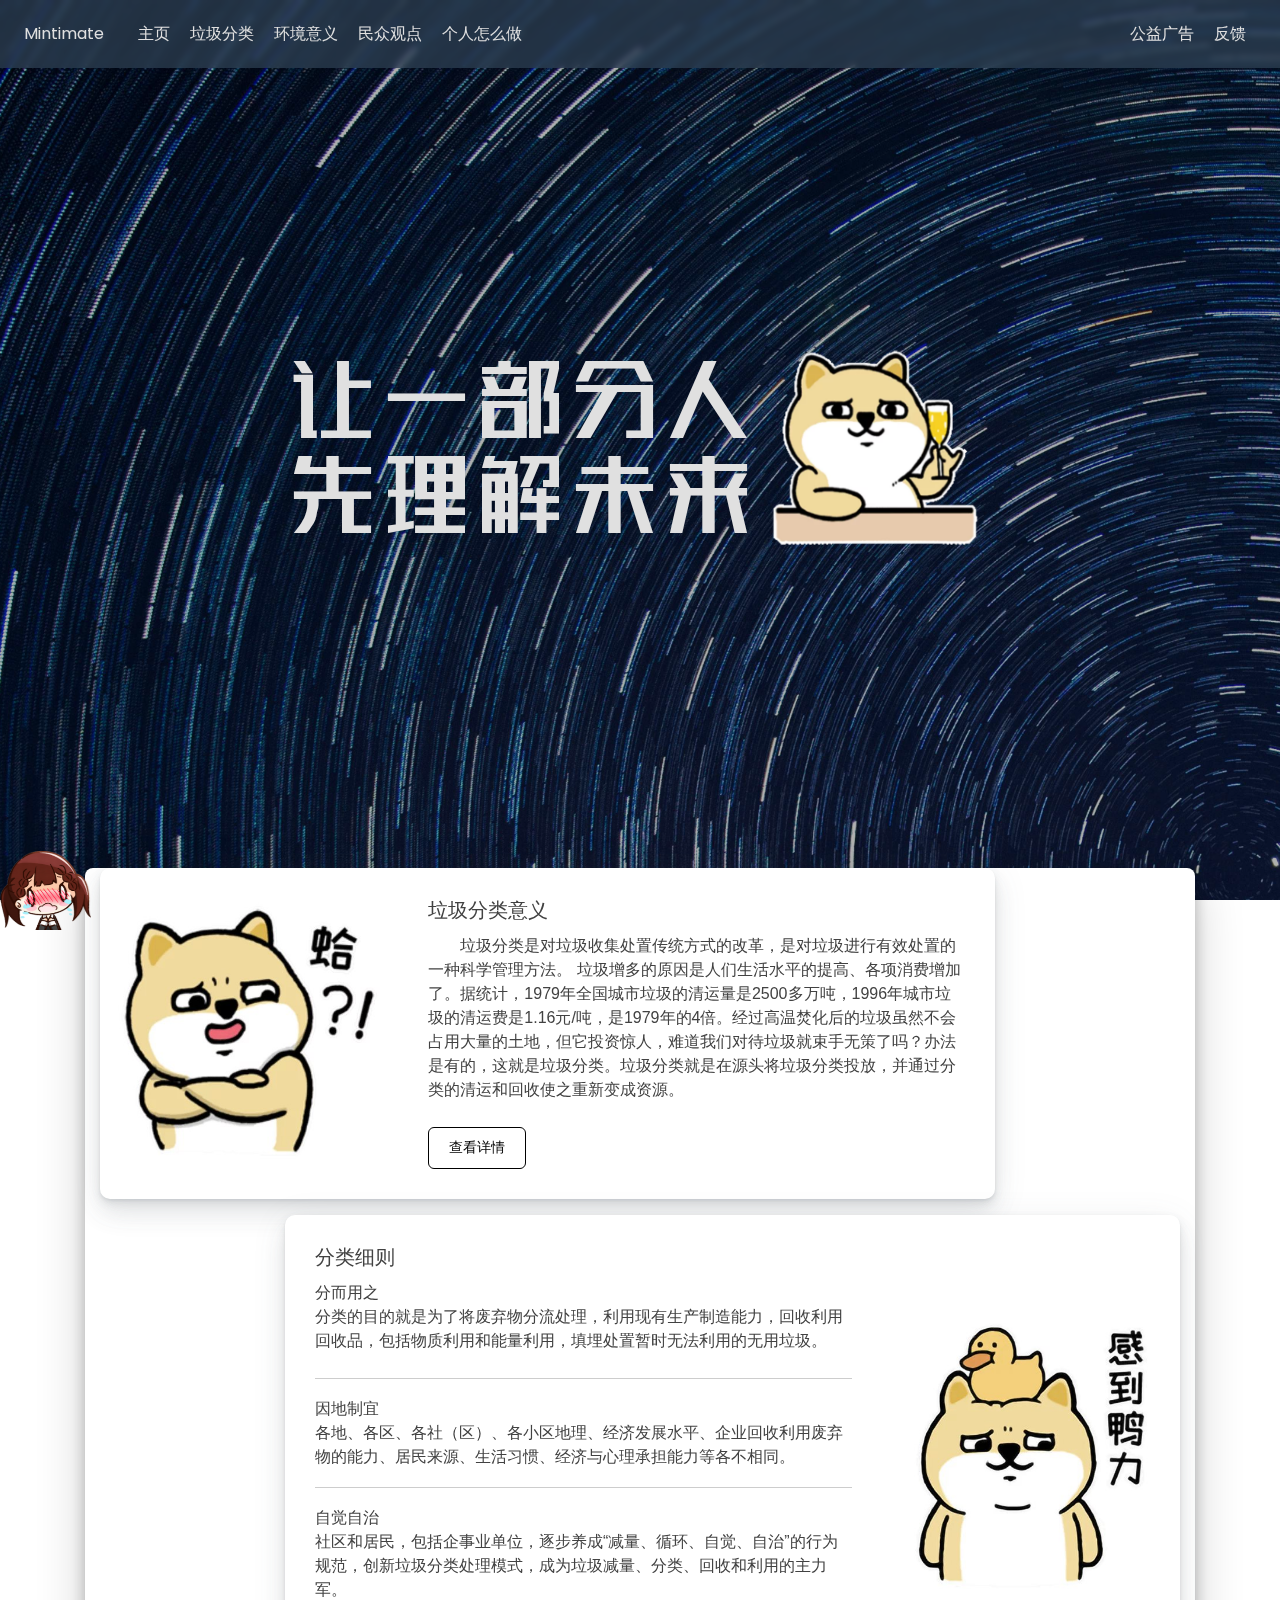
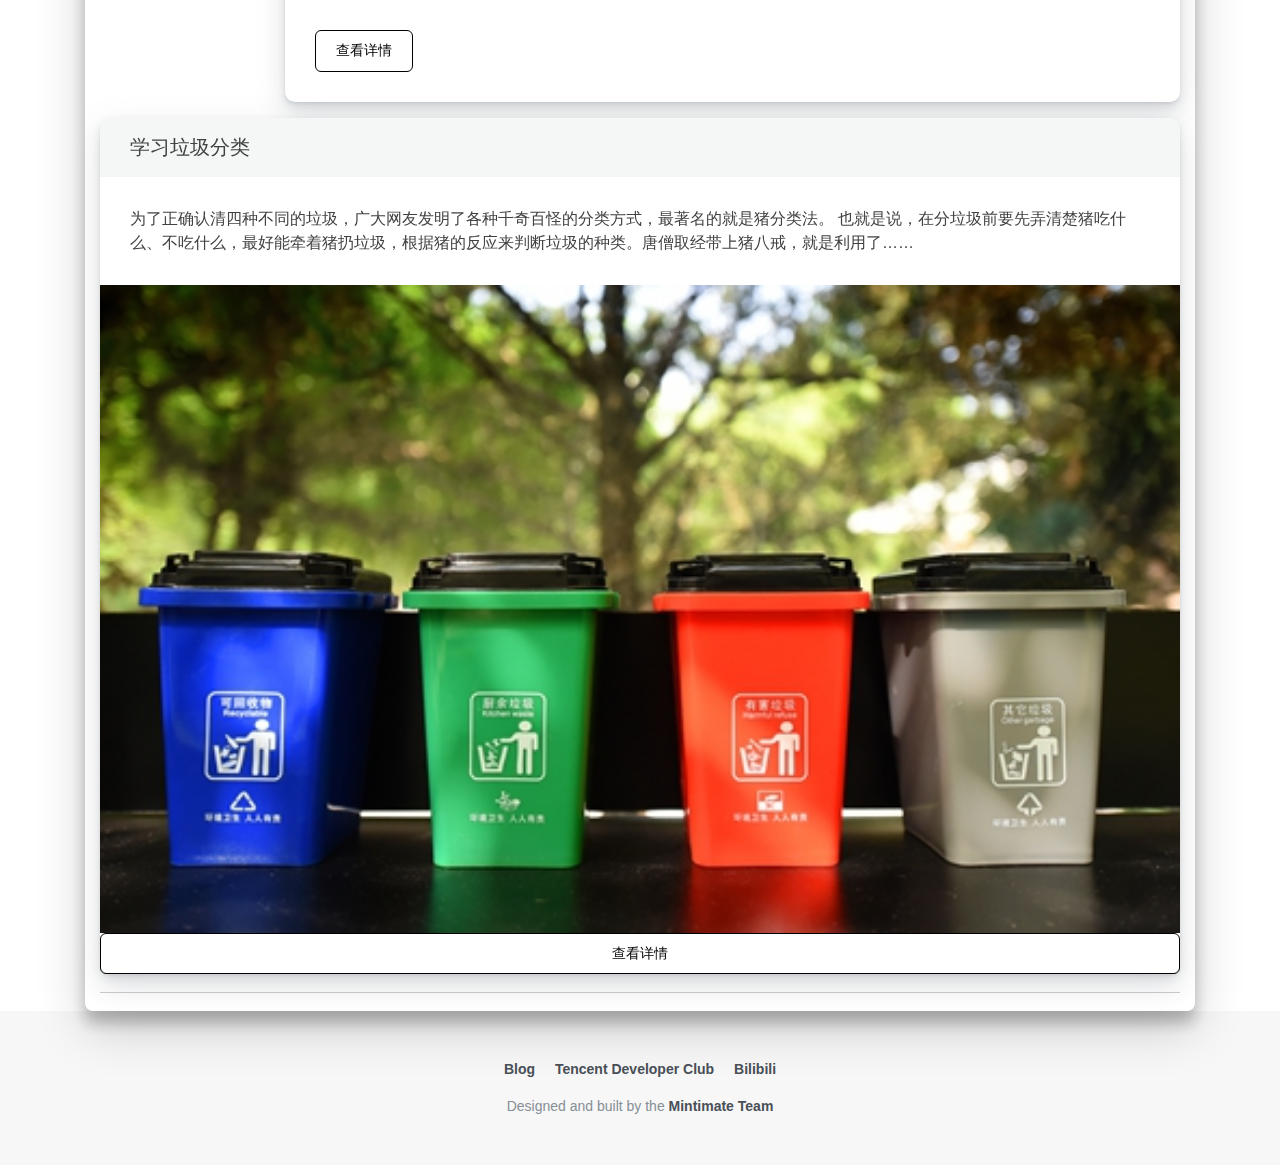
<file: index.html>
<!DOCTYPE html>
<html lang="zh">
<head>
  <meta charset="UTF-8">
  <link rel="apple-touch-icon" sizes="76x76" href="custom/img/favicon.svg">
  <link rel="icon" href="custom/img/favicon.svg">
  <meta name="viewport" content="width=device-width, initial-scale=1">
  <!--  bootstrap CSS-->
  <link rel="stylesheet" href="public/bootstrap/css/bootstrap.min.css">
  <!--  JQ-->
  <script type="text/javascript" src="public/jquery-3.5.1/jquery-3.5.1.min.js"></script>
  <!--  bootstrap JS-->
  <script type="text/javascript" src="public/bootstrap/js/bootstrap.min.js"></script>
  <!--  shard-->
  <link rel="stylesheet" href="public/shards/css/shards.min.css">
  <!--  shard JS-->
  <script type="text/javascript" src="public/shards/js/shards.min.js"></script>
  <!--  custom CSS-->
  <link rel="stylesheet" href="custom/css/index.css">
  <link rel="stylesheet" href="custom/css/framework/main.css">
  <link rel="stylesheet" href="custom/css/framework/footer.css">
  <!--  icon-->
  <script type="text/javascript" src="//at.alicdn.com/t/font_2570305_dfn46d5k7zq.js"></script>
  <link rel="stylesheet" href="//at.alicdn.com/t/font_2319560_p8ctbyrcm9p.css">
  <!--  干物妹小埋-->
  <link rel="stylesheet" href="custom/css/xm.css">
  <title>公益未来╮(￣▽￣"")╭</title>
</head>
<body>
<header>
  <nav class="navbar navbar-expand-lg fixed-top">
    <a class="navbar-brand" href="#">Mintimate</a>
    <span id="#navbar-toggler" class="navbar-toggler" type="button" data-toggle="collapse" data-target="#navbarText"
          aria-controls="navbarText" aria-expanded="false" aria-label="Toggle navigation">
      <svg class="icon" aria-hidden="true">
        <use xlink:href="#icon--"></use>
      </svg>    </span>
    <div class="collapse navbar-collapse" id="navbarText">
      <ul class="navbar-nav mr-auto">
        <li class="nav-item active">
          <a class="nav-link" href="/">主页</a>
        </li>
        <li class="nav-item">
          <a class="nav-link" href="/classification">垃圾分类</a>
        </li>
        <li class="nav-item">
          <a class="nav-link" href="/significance">环境意义</a>
        </li>
        <li class="nav-item">
          <a class="nav-link" href="/publicOpinion">民众观点</a>
        </li>
        <li class="nav-item">
          <a class="nav-link" href="/personalInitiative">个人怎么做</a>
        </li>
      </ul>
      <ul class="navbar-nav">
        <li class="nav-item">
          <i id="nightMode" class="nav-link iconfont icon-zhishifufeiqiapianicon-"></i>
        </li>
        <li class="nav-item">
          <a class="nav-link" href="/charityAD">公益广告</a>
        </li>
        <li class="nav-item">
          <a class="nav-link" href="mailto:mintimate215@gmail.com">反馈</a>
        </li>
      </ul>
    </div>
  </nav>
  <i onclick="switchNightMode()" id="xm"></i>
  <script type="text/javascript" src="custom/js/autoDark.js"></script>
  <div class=" banner container-fluid" id="banner" parallax="true"
       style="background: url('custom/img/index/star.jpg') center center / cover no-repeat;
        transform: translate3d(0px, 0px, 0px);">
    <div class=" full-bg-img row ">
      <div id="bannerTittle" class="mask flex-center col-md-12 center ">
        <!--          <h2 id="subtitle" title="Mintimate's Blog 为你我贡献经验">Mintimate's Blog 为你我贡献经验&nbsp;</h2>-->
        <!--        <img src="img/index/rubbish.svg" class="img-fluid">-->


        <!--        <svg class="icon" aria-hidden="true">-->
        <!--          <use xlink:href="#icon-jinqian"></use>-->
        <!--        </svg>-->
        <h2 class="display-2">让一部分人<br/>先理解未来</h2>
        <img src="custom/img/emjoy/yes.png">
        <!--        <svg class="icon" aria-hidden="true">-->
        <!--          <use xlink:href="#icon-lajiche"></use>-->
        <!--        </svg>-->
      </div>
    </div>
  </div>
</header>
<main>
  <div class="container">
    <div id="board">
      <div class="container">
        <div class="row">

          <div class="col-12 col-md-10">
            <div class="card mb-3">
              <div class="row no-gutters">
                <div class="col-md-4 align-self-center">
                  <img class="img-fluid" src="custom/img/emjoy/ha.jpg">
                </div>
                <div class="col-md-8">
                  <div class="card-body">
                    <h5 class="card-title">垃圾分类意义</h5>
                    <p class="card-text">
                      　　垃圾分类是对垃圾收集处置传统方式的改革，是对垃圾进行有效处置的一种科学管理方法。
                      垃圾增多的原因是人们生活水平的提高、各项消费增加了。据统计，1979年全国城市垃圾的清运量是2500多万吨，1996年城市垃圾的清运费是1.16元/吨，是1979年的4倍。经过高温焚化后的垃圾虽然不会占用大量的土地，但它投资惊人，难道我们对待垃圾就束手无策了吗？办法是有的，这就是垃圾分类。垃圾分类就是在源头将垃圾分类投放，并通过分类的清运和回收使之重新变成资源。
                    </p>
                    <a href="significance" class="btn btn-outline-black">查看详情</a>
                  </div>
                </div>
              </div>
            </div>
          </div>

          <div class="col-12 col-md-10 ml-auto">
            <div class="card mb-3 ">
              <div class="row no-gutters">
                <div class="col-md-8">
                  <div class="card-body">
                    <h5 class="card-title">分类细则</h5>
                    <p class="card-text">
                      <strong>分而用之</strong>
                      <br/>
                      分类的目的就是为了将废弃物分流处理，利用现有生产制造能力，回收利用回收品，包括物质利用和能量利用，填埋处置暂时无法利用的无用垃圾。
                    <hr/>
                    <strong>因地制宜</strong>
                    <br/>
                    各地、各区、各社（区）、各小区地理、经济发展水平、企业回收利用废弃物的能力、居民来源、生活习惯、经济与心理承担能力等各不相同。
                    <hr/>
                    <strong>自觉自治</strong>
                    <br/>
                    社区和居民，包括企事业单位，逐步养成“减量、循环、自觉、自治”的行为规范，创新垃圾分类处理模式，成为垃圾减量、分类、回收和利用的主力军。

                    </p>
                    <a href="classification" class="btn btn-outline-black">查看详情</a>
                  </div>
                </div>
                <div class="col-md-4 align-self-center">
                  <img class="img-fluid" src="custom/img/emjoy/duck.jpg">
                </div>
              </div>
            </div>
          </div>

          <div class="col-md-12">
            <div class="card">
              <h5 class="card-header">学习垃圾分类</h5>
              <div class="card-body">
                为了正确认清四种不同的垃圾，广大网友发明了各种千奇百怪的分类方式，最著名的就是猪分类法。
                也就是说，在分垃圾前要先弄清楚猪吃什么、不吃什么，最好能牵着猪扔垃圾，根据猪的反应来判断垃圾的种类。唐僧取经带上猪八戒，就是利用了……
              </div>
              <img src="custom/img/index/img_1.png" class="img-fluid">
              <a href="personalInitiative" class="btn btn-outline-black">查看详情</a>
            </div>
            <hr/>

          </div>

        </div>
      </div>
    </div>
  </div>
</main>
<footer class="bd-footer text-muted">
  <div class="container-fluid p-3 p-md-5">
    <ul class="bd-footer-links">
      <li><a href="https://www.mintimate.cn">Blog</a></li>
      <li><a href="https://cloud.tencent.com/developer/user/7704194">Tencent Developer Club</a></li>
      <li><a href="https://space.bilibili.com/355567627/">Bilibili</a></li>
    </ul>
    <p>Designed and built by the <a target="_blank" href="https://www.mintimate.cn/about">Mintimate Team</a></p>
  </div>
</footer>
</body>
</html>
</file>
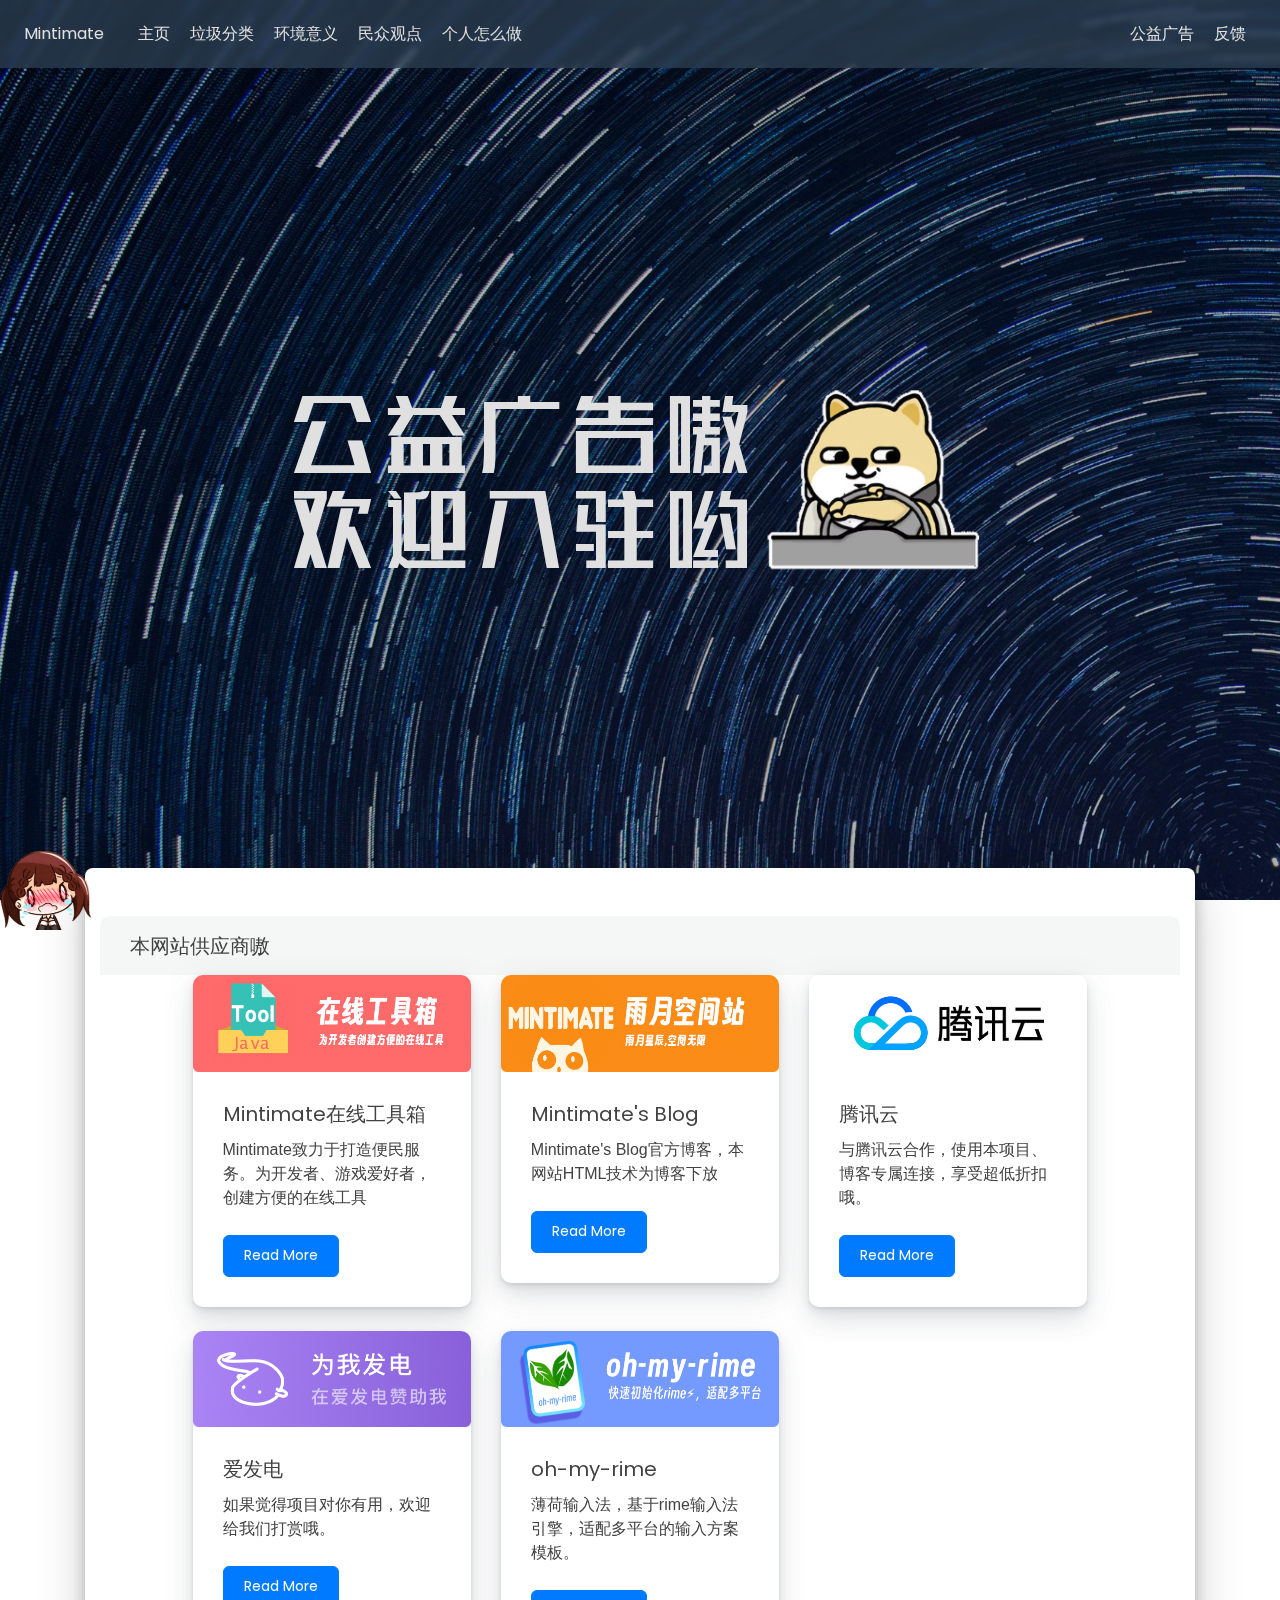
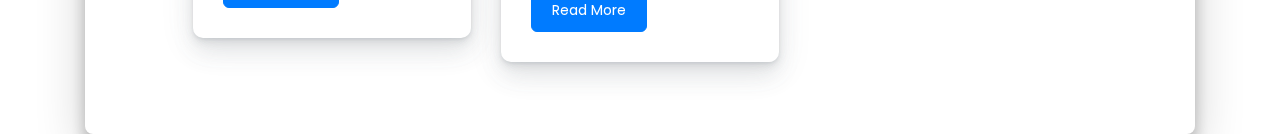
<file: charityAD/index.html>
<!DOCTYPE html>
<html lang="zh">
<head>
  <meta charset="UTF-8">
  <title>公益广告-公益未来</title>
  <link rel="apple-touch-icon" sizes="76x76" href="/custom/img/favicon.svg">
  <link rel="icon" href="/custom/img/favicon.svg">
  <meta name="viewport" content="width=device-width, initial-scale=1">
  <!--  bootstrap CSS-->
  <link rel="stylesheet" href="../public/bootstrap/css/bootstrap.min.css">
  <!--  JQ-->
  <script type="text/javascript" src="../public/jquery-3.5.1/jquery-3.5.1.min.js"></script>
  <!--  bootstrap JS-->
  <script type="text/javascript" src="../public/bootstrap/js/bootstrap.min.js"></script>
  <!--  shard-->
  <link rel="stylesheet" href="../public/shards/css/shards.min.css">
  <!--  shard JS-->
  <script type="text/javascript" src="../public/shards/js/shards.min.js"></script>
  <!--  custom CSS-->
  <link rel="stylesheet" href="../custom/css/framework/main.css">
  <!--  icon-->
  <script type="text/javascript" src="//at.alicdn.com/t/font_2570305_dfn46d5k7zq.js"></script>
  <link rel="stylesheet" href="//at.alicdn.com/t/font_2319560_p8ctbyrcm9p.css">
  <!--  干物妹小埋-->
  <link rel="stylesheet" href="../custom/css/xm.css">

</head>
<body>
<header>
  <nav class="navbar navbar-expand-lg fixed-top">
    <a class="navbar-brand" href="#">Mintimate</a>
    <span id="#navbar-toggler" class="navbar-toggler" type="button" data-toggle="collapse" data-target="#navbarText"
          aria-controls="navbarText" aria-expanded="false" aria-label="Toggle navigation">
      <svg class="icon" aria-hidden="true">
        <use xlink:href="#icon--"></use>
      </svg>    </span>
    <div class="collapse navbar-collapse" id="navbarText">
      <ul class="navbar-nav mr-auto">
        <li class="nav-item active">
          <a class="nav-link" href="/">主页</a>
        </li>
        <li class="nav-item">
          <a class="nav-link" href="/classification">垃圾分类</a>
        </li>
        <li class="nav-item">
          <a class="nav-link" href="/significance">环境意义</a>
        </li>
        <li class="nav-item">
          <a class="nav-link" href="/publicOpinion">民众观点</a>
        </li>
        <li class="nav-item">
          <a class="nav-link" href="/personalInitiative">个人怎么做</a>
        </li>
      </ul>
      <ul class="navbar-nav">
        <li class="nav-item">
          <i id="nightMode" class="nav-link iconfont icon-zhishifufeiqiapianicon-"></i>
        </li>
        <li class="nav-item">
          <a class="nav-link" href="/charityAD">公益广告</a>
        </li>
        <li class="nav-item">
          <a class="nav-link" href="mailto:mintimate215@gmail.com">反馈</a>
        </li>
      </ul>
    </div>
  </nav>
  <i onclick="switchNightMode()" id="xm"></i>
  <script type="text/javascript" src="../custom/js/autoDark.js"></script>
  <div class=" banner container-fluid" id="banner" parallax="true"
       style="background: url('../custom/img/index/star.jpg') center center / cover no-repeat;
        transform: translate3d(0px, 0px, 0px);">
    <div class=" full-bg-img row ">
      <div id="bannerTittle" class="mask flex-center page-header col-md-12 center ">
        <!--          <h2 id="subtitle" title="Mintimate's Blog 为你我贡献经验">Mintimate's Blog 为你我贡献经验&nbsp;</h2>-->
        <!--        <img src="img/index/rubbish.svg" class="img-fluid">-->
        <h2 class="display-2">公益广告嗷<br/>欢迎入驻哟</h2>
        <img src="../custom/img/emjoy/drive.png"/>
      </div>
    </div>
  </div>
</header>
<main>
  <div class="container">
    <div class="py-5" id="board">
      <div class="container">
        <div class="row">
          <div class="col-12 ">
            <h5 class="card-header">本网站供应商嗷</h5>
          </div>
          <div class="col-12 col-md-10 m-auto">
            <div class="row">
              <div class="col-lg-4 col-md-6 col-sm-12 mb-4">
                <div class="card">
                  <img class="card-img-top" src="../custom/img/charityAD/onlineTool.png" alt="Card image cap">
                  <div class="card-body">
                    <h5 class="card-title">Mintimate在线工具箱</h5>
                    <p class="card-text">Mintimate致力于打造便民服务。为开发者、游戏爱好者，创建方便的在线工具</p>
                    <a href="https://tool.mintimate.cn" target="_blank" class="btn btn-primary">Read More</a>
                  </div>
                </div>
              </div>
              <div class="col-lg-4 col-md-6 col-sm-12 mb-4">
                <div class="card">
                  <img class="card-img-top" src="../custom/img/charityAD/mintimateblog.png" alt="Card image cap">
                  <div class="card-body">
                    <h5 class="card-title">Mintimate's Blog</h5>
                    <p class="card-text">Mintimate's Blog官方博客，本网站HTML技术为博客下放</p>
                    <a href="https://www.mintimate.cn" target="_blank" class="btn btn-primary">Read More</a>
                  </div>
                </div>
              </div>
              <div class="col-lg-4 col-md-6 col-sm-12 mb-4">
                <div class="card">
                  <img class="card-img-top" src="../custom/img/charityAD/tencent-logo.png" alt="Card image cap"/>
                  <div class="card-body">
                    <h5 class="card-title">腾讯云</h5>
                    <p class="card-text">与腾讯云合作，使用本项目、博客专属连接，享受超低折扣哦。</p>
                    <a href="https://curl.mintimate.cn/1Hs6qNOVjJo" target="_blank" class="btn btn-primary">Read More</a>
                  </div>
                </div>
              </div>
              <div class="col-lg-4 col-md-6 col-sm-12 mb-4">
                <div class="card">
                  <img class="card-img-top" src="../custom/img/charityAD/afadian.png" alt="Card image cap"/>
                  <div class="card-body">
                    <h5 class="card-title">爱发电</h5>
                    <p class="card-text">如果觉得项目对你有用，欢迎给我们打赏哦。</p>
                    <a href="https://curl.mintimate.cn/1Hs6qNOVjJo" target="_blank" class="btn btn-primary">Read More</a>
                  </div>
                </div>
              </div>
              <div class="col-lg-4 col-md-6 col-sm-12 mb-4">
                <div class="card">
                  <img class="card-img-top" src="../custom/img/charityAD/oh-my-rime.png" alt="Card image cap"/>
                  <div class="card-body">
                    <h5 class="card-title">oh-my-rime</h5>
                    <p class="card-text">薄荷输入法，基于rime输入法引擎，适配多平台的输入方案模板。</p>
                    <a href="https://www.mintimate.cc" target="_blank" class="btn btn-primary">Read More</a>
                  </div>
                </div>
              </div>
            </div>
          </div>
        </div>
      </div>
    </div>
  </div>
</main>
</body>
</html>
</file>
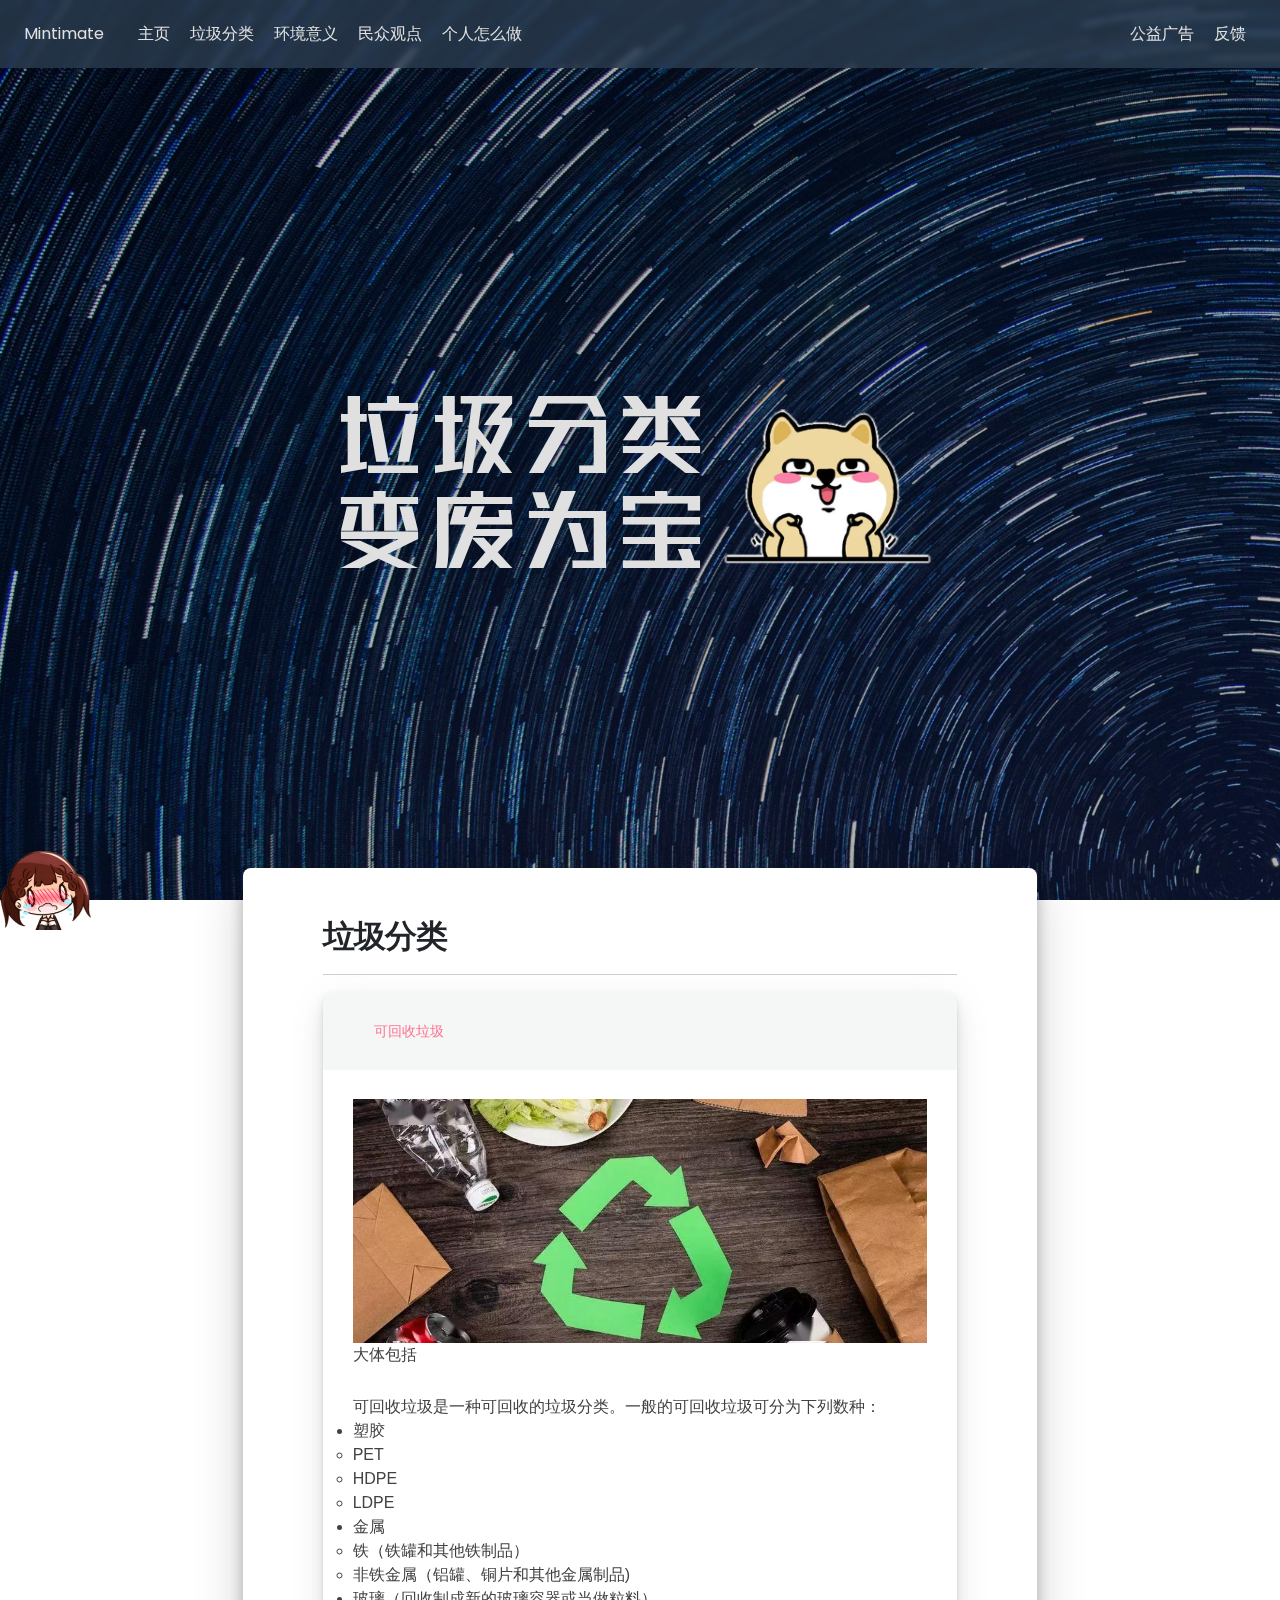
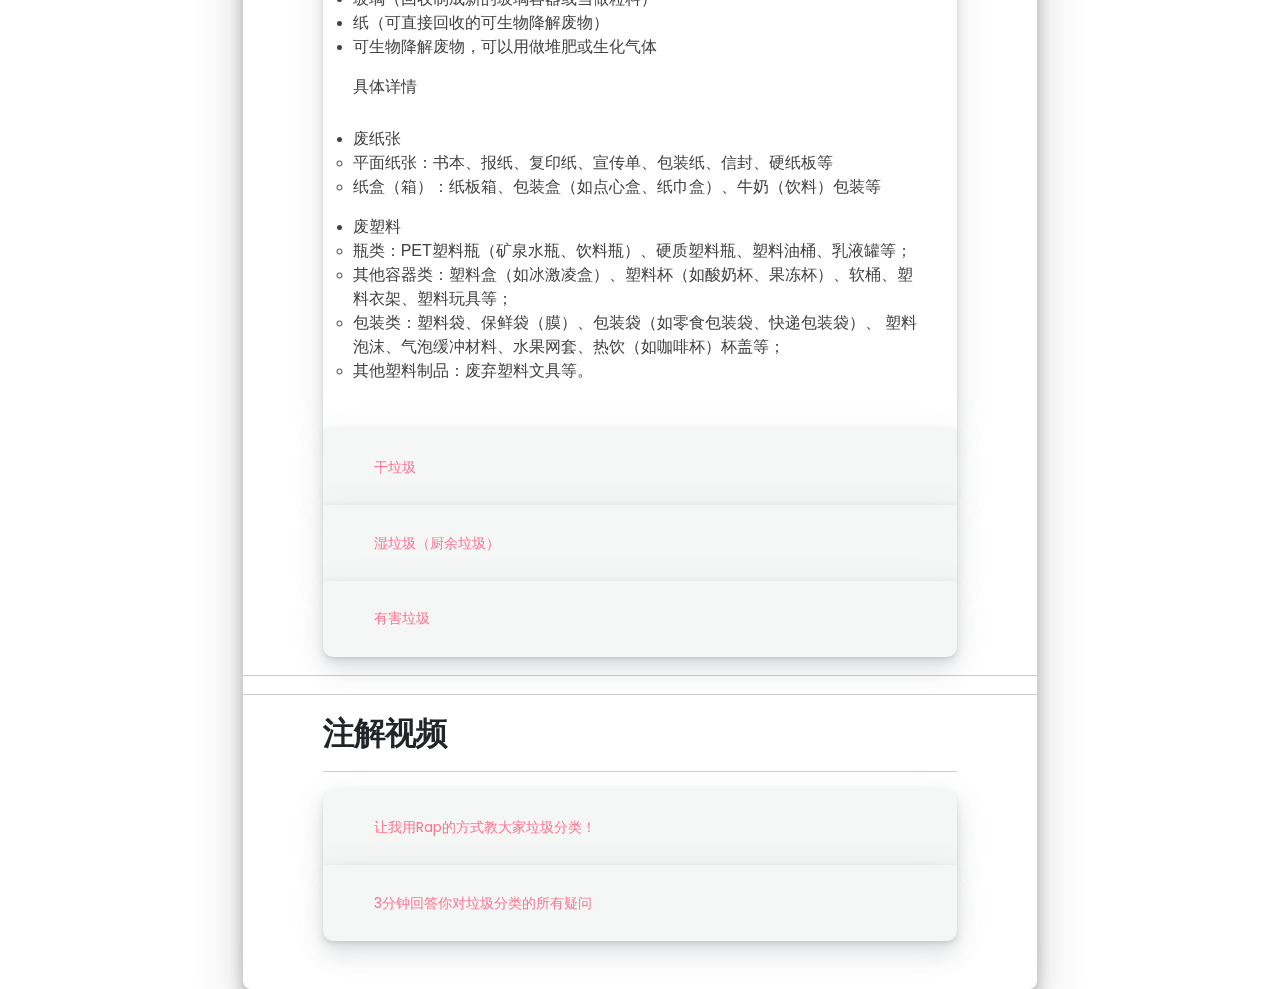
<file: classification/index.html>
<!DOCTYPE html>
<html lang="zh">
<head>
  <meta charset="UTF-8">
  <title>垃圾分类-公益未来</title>
  <link rel="apple-touch-icon" sizes="76x76" href="/custom/img/favicon.svg">
  <link rel="icon" href="/custom/img/favicon.svg">
  <meta name="viewport" content="width=device-width, initial-scale=1">
  <!--  bootstrap CSS-->
  <link rel="stylesheet" href="../public/bootstrap/css/bootstrap.min.css">
  <!--  JQ-->
  <script type="text/javascript" src="../public/jquery-3.5.1/jquery-3.5.1.min.js"></script>
  <!--  bootstrap JS-->
  <script type="text/javascript" src="../public/bootstrap/js/bootstrap.min.js"></script>
  <!--  shard-->
  <link rel="stylesheet" href="../public/shards/css/shards.min.css">
  <!--  shard JS-->
  <script type="text/javascript" src="../public/shards/js/shards.min.js"></script>
  <!--  custom CSS-->
  <link rel="stylesheet" href="../custom/css/framework/main.css">
  <link rel="stylesheet" href="../custom/css/classification.css">
  <!--  icon-->
  <script type="text/javascript" src="//at.alicdn.com/t/font_2570305_dfn46d5k7zq.js"></script>
  <link rel="stylesheet" href="//at.alicdn.com/t/font_2319560_p8ctbyrcm9p.css">
  <!--  干物妹小埋-->
  <link rel="stylesheet" href="../custom/css/xm.css">
</head>
<body>
<header>
  <nav class="navbar navbar-expand-lg fixed-top">
    <a class="navbar-brand" href="#">Mintimate</a>
    <span id="#navbar-toggler" class="navbar-toggler" type="button" data-toggle="collapse" data-target="#navbarText"
          aria-controls="navbarText" aria-expanded="false" aria-label="Toggle navigation">
      <svg class="icon" aria-hidden="true">
        <use xlink:href="#icon--"></use>
      </svg>    </span>
    <div class="collapse navbar-collapse" id="navbarText">
      <ul class="navbar-nav mr-auto">
        <li class="nav-item active">
          <a class="nav-link" href="/">主页</a>
        </li>
        <li class="nav-item">
          <a class="nav-link" href="/classification">垃圾分类</a>
        </li>
        <li class="nav-item">
          <a class="nav-link" href="/significance">环境意义</a>
        </li>
        <li class="nav-item">
          <a class="nav-link" href="/publicOpinion">民众观点</a>
        </li>
        <li class="nav-item">
          <a class="nav-link" href="/personalInitiative">个人怎么做</a>
        </li>
      </ul>
      <ul class="navbar-nav">
        <li class="nav-item">
          <i id="nightMode" class="nav-link iconfont icon-zhishifufeiqiapianicon-"></i>
        </li>
        <li class="nav-item">
          <a class="nav-link" href="/charityAD">公益广告</a>
        </li>
        <li class="nav-item">
          <a class="nav-link" href="mailto:mintimate215@gmail.com">反馈</a>
        </li>
      </ul>
    </div>
  </nav>
  <i onclick="switchNightMode()" id="xm"></i>
  <script type="text/javascript" src="../custom/js/autoDark.js"></script>
  <div class=" banner container-fluid" id="banner" parallax="true"
       style="background: url('../custom/img/index/star.jpg') center center / cover no-repeat;
        transform: translate3d(0px, 0px, 0px);">
    <div class=" full-bg-img row ">
      <div id="bannerTittle" class="mask flex-center page-header col-md-12 center ">
        <!--          <h2 id="subtitle" title="Mintimate's Blog 为你我贡献经验">Mintimate's Blog 为你我贡献经验&nbsp;</h2>-->
        <!--        <img src="img/index/rubbish.svg" class="img-fluid">-->
        <h2 class="display-2">垃圾分类<br/>变废为宝</h2>
        <img src="../custom/img/emjoy/haha.png" /></div>

      </div>
    </div>
  </div>
</header>
<main>
  <div class="container-fluid nopadding-x">
    <div class="row nomargin-x">
      <div class="d-none d-lg-block col-lg-2"></div>
      <div class="col-lg-8 nopadding-x-md">
        <div class="container nopadding-x-md" id="board-ctn">
          <div class="py-5" id="board">
            <article class="post-content mx-auto">
              <h1>
                垃圾分类
              </h1>
              <hr/>
              <div class="accordion" id="accordionExample">
                <div class="card">
                  <div class="card-header" id="headingOne">
                    <h2 class="mb-0">
                      <button class="btn btn-squared" type="button" data-toggle="collapse" data-target="#collapseOne"
                              aria-expanded="true" aria-controls="collapseOne">
                        可回收垃圾
                      </button>
                    </h2>
                  </div>

                  <div id="collapseOne" class="collapse show" aria-labelledby="headingOne"
                       data-parent="#accordionExample">
                    <div class="card-body">
                      <img src="../custom/img/classification/recoverableRubbish.jpeg" class="img-fluid"/>
                      <p><strong>大体包括</strong></p>
                      <span>可回收垃圾是一种可回收的垃圾分类。一般的可回收垃圾可分为下列数种：</span>
                      <ul>
                        <li>塑胶</li>
                        <ul>
                          <li>PET</li>
                          <li>HDPE</li>
                          <li>LDPE</li>
                        </ul>
                        <li>金属</li>
                        <ul>
                          <li>铁（铁罐和其他铁制品）</li>
                          <li>非铁金属（铝罐、铜片和其他金属制品)</li>
                        </ul>
                        <li>玻璃（回收制成新的玻璃容器或当做粒料）</li>
                        <li>纸（可直接回收的可生物降解废物）</li>
                        <li>可生物降解废物，可以用做堆肥或生化气体</li>
                      </ul>
                      <p><strong>具体详情</strong></p>
                      <ul>
                        <li>废纸张</li>
                        <ul>
                          <li>平面纸张：书本、报纸、复印纸、宣传单、包装纸、信封、硬纸板等</li>
                          <li>纸盒（箱）：纸板箱、包装盒（如点心盒、纸巾盒）、牛奶（饮料）包装等</li>
                        </ul>
                      </ul>
                      <ul>
                        <li>废塑料</li>
                        <ul>
                          <li>瓶类：PET塑料瓶（矿泉水瓶、饮料瓶）、硬质塑料瓶、塑料油桶、乳液罐等；</li>
                          <li>其他容器类：塑料盒（如冰激凌盒）、塑料杯（如酸奶杯、果冻杯）、软桶、塑料衣架、塑料玩具等；</li>
                          <li>包装类：塑料袋、保鲜袋（膜）、包装袋（如零食包装袋、快递包装袋）、
                            塑料泡沫、气泡缓冲材料、水果网套、热饮（如咖啡杯）杯盖等；
                          </li>
                          <li>其他塑料制品：废弃塑料文具等。</li>
                        </ul>
                      </ul>
                    </div>
                  </div>
                </div>
                <div class="card">
                  <div class="card-header" id="DryRefuse">
                    <h2 class="mb-0">
                      <button class="btn btn-squared text-left collapsed" type="button" data-toggle="collapse"
                              data-target="#collapseDryRefuse" aria-expanded="false" aria-controls="collapseThree">
                        干垃圾
                      </button>
                    </h2>
                  </div>
                  <div id="collapseDryRefuse" class="collapse" aria-labelledby="DryRefuse"
                       data-parent="#accordionExample">
                    <div class="card-body">
                      <img src="../custom/img/classification/dryRefuse.jpeg" class="img-fluid w-100"/>
                      干垃圾即其它垃圾，指除可回收物、有害垃圾、湿垃圾以外的其它生活废弃物。
                      <strong>干垃圾包括废弃的纸张、塑料、玻璃、烟头、 金属、织物等，还包括报废车辆、家电家具、装修废弃物等大型的垃圾。</strong>
                      有害有毒垃圾必须单独收集、运输、存贮，由环保部门认可的专业机构进行特殊安全处理。
                    </div>
                  </div>
                </div>
                <div class="card">
                  <div class="card-header" id="headingTwo">
                    <h2 class="mb-0">
                      <button class="btn btn-squared text-left collapsed" type="button" data-toggle="collapse"
                              data-target="#collapseTwo" aria-expanded="false" aria-controls="collapseTwo">
                        湿垃圾（厨余垃圾）
                      </button>
                    </h2>
                  </div>
                  <div id="collapseTwo" class="collapse" aria-labelledby="headingTwo" data-parent="#accordionExample">
                    <div class="card-body">
                      <img src="../custom/img/classification/kitchenGarbage.jpeg" class="img-fluid"/>
                      湿垃圾（英文名称：organic waste）又称为厨余垃圾、有机垃圾，即易腐垃圾，指食材废料、剩菜剩饭、过期食品、瓜皮果核、花卉绿植、中药药渣等易腐的生物质生活废弃物。
                      <br/>
                      湿垃圾是居民日常生活及食品加工、饮食服务、单位供餐等活动中产生的垃圾，
                      <strong>包括丢弃不用的菜叶、剩菜、剩饭、果皮、蛋壳、茶渣、骨头、动物内脏、鱼鳞、树叶、杂草等，</strong>
                      其主要来源为家庭厨房、餐厅、饭店、食堂、市场及其他与食品加工有关的行业。<br/>
                      厨余垃圾的特点之一是非常容易腐败、腐烂，会受到天气影响，比如太阳暴晒和大雨之后，
                      会加快厨余垃圾的发酵，产生让人难以忍受的气味，存放一两天后外观看起来也极其令人恶心。
                      <br/>
                      <strong>厨余垃圾产生臭气的主要成分是硫化氢、氨气、甲硫醇、甲胺、甲基硫等。这些气体挥发性大，易扩散，刺激性气味大，污染大气，对人体也有害。因此要单独与其他垃圾分离出来处理</strong>
                    </div>
                  </div>
                </div>
                <div class="card">
                  <div class="card-header" id="headingThree">
                    <h2 class="mb-0">
                      <button class="btn btn-squared text-left collapsed" type="button" data-toggle="collapse"
                              data-target="#collapseThree" aria-expanded="false" aria-controls="collapseThree">
                        有害垃圾
                      </button>
                    </h2>
                  </div>
                  <div id="collapseThree" class="collapse" aria-labelledby="headingThree"
                       data-parent="#accordionExample">
                    <div class="card-body">
                      <img src="../custom/img/classification/harmfulWaste.jpeg" class="img-fluid w-100"/>
                      有害垃圾是指存有对人体健康有害的重金属、有毒的物质或者对环境造成现实危害或者潜在危害的废弃物。
                      <strong>包括废电池、废荧光灯管、废灯泡、废水银温度计、废油漆桶、废家电类、过期药品、过期化妆品等。</strong>
                      有害有毒垃圾必须单独收集、运输、存贮，由环保部门认可的专业机构进行特殊安全处理。
                      <br/>
                      现行工艺制作的节能灯中大都含有化学元素汞，一只普通节能灯约含有0.5毫克汞，如果1毫克汞渗入地下，就会造成360吨的水污染。
                      汞也会以蒸气的形式进入大气，一旦空气中的汞含量超标，会对人体造成危害，长期接触过量汞可造成中毒。
                      水俣病就是慢性汞中毒最典型的公害病之一。
                      而大多数药品过期后容易分解、蒸发，散发出有毒气体，造成室内环境污染，严重时还会对人体呼吸道产生危害。
                      过期药品若是随意丢弃，会造成空气、土壤和水源环境的污染。
                    </div>
                  </div>
                </div>
              </div>
            </article>
            <hr/>
            <hr/>
            <article class="post-content mx-auto">
              <h1>
                注解视频
              </h1>
              <hr/>
              <div class="accordion" id="accordionVideos">
                <div class="card">
                  <div class="card-header" id="headinVideosgOne">
                    <h2 class="mb-0">
                      <button class="btn btn-squared" type="button" data-toggle="collapse"
                              data-target="#collapseVideosOne" aria-expanded="true" aria-controls="collapseVideosOne">
                        让我用Rap的方式教大家垃圾分类！
                      </button>
                    </h2>
                  </div>

                  <div id="collapseVideosOne" class="collapse" aria-labelledby="headinVideosgOne"
                       data-parent="#accordionVideos">
                    <div class="card-body">
                      <iframe class="bilibili"
                              src="//player.bilibili.com/player.html?aid=57487074&bvid=BV1hx411X7gR&cid=100359518&page=1"
                              scrolling="no" border="0" frameborder="no" framespacing="0"
                              allowfullscreen="true"></iframe>
                    </div>
                  </div>
                </div>

                <div class="card">
                  <div class="card-header" id="headingVideoTwo">
                    <h2 class="mb-0">
                      <button class="btn btn-squared text-left collapsed" type="button" data-toggle="collapse"
                              data-target="#collapseVideoTwo" aria-expanded="false" aria-controls="collapseVideoTwo">
                        3分钟回答你对垃圾分类的所有疑问
                      </button>
                    </h2>
                  </div>
                  <div id="collapseVideoTwo" class="collapse" aria-labelledby="headingVideoTwo"
                       data-parent="#accordionVideos">
                    <div class="card-body">
                      <iframe class="bilibili"
                              src="//player.bilibili.com/player.html?aid=57684826&bvid=BV1q4411w7s7&cid=100691709&page=1"
                              scrolling="no" border="0" frameborder="no" framespacing="0"
                              allowfullscreen="true"></iframe>
                    </div>
                  </div>
                </div>
              </div>
            </article>
          </div>
        </div>
      </div>

    </div>
  </div>


  <a id="scroll-top-button" href="#" role="button" style="bottom: -60px; right: 195.344px;">
    <i class="iconfont icon-arrowup" aria-hidden="true"></i>
  </a>


  <div class="modal fade" id="modalSearch" tabindex="-1" role="dialog" aria-labelledby="ModalLabel" aria-hidden="true">
    <div class="modal-dialog modal-dialog-scrollable modal-lg" role="document">
      <div class="modal-content">
        <div class="modal-header text-center">
          <h4 class="modal-title w-100 font-weight-bold">搜索</h4>
          <button type="button" id="local-search-close" class="close" data-dismiss="modal" aria-label="Close">
            <span aria-hidden="true">×</span>
          </button>
        </div>
        <div class="modal-body mx-3">
          <div class="md-form mb-5">
            <input type="text" id="local-search-input" class="form-control validate">
            <label data-error="x" data-success="v" for="local-search-input">关键词</label>
          </div>
          <div class="list-group" id="local-search-result"></div>
        </div>
      </div>
    </div>
  </div>


</main>
</body>
</html>
</file>
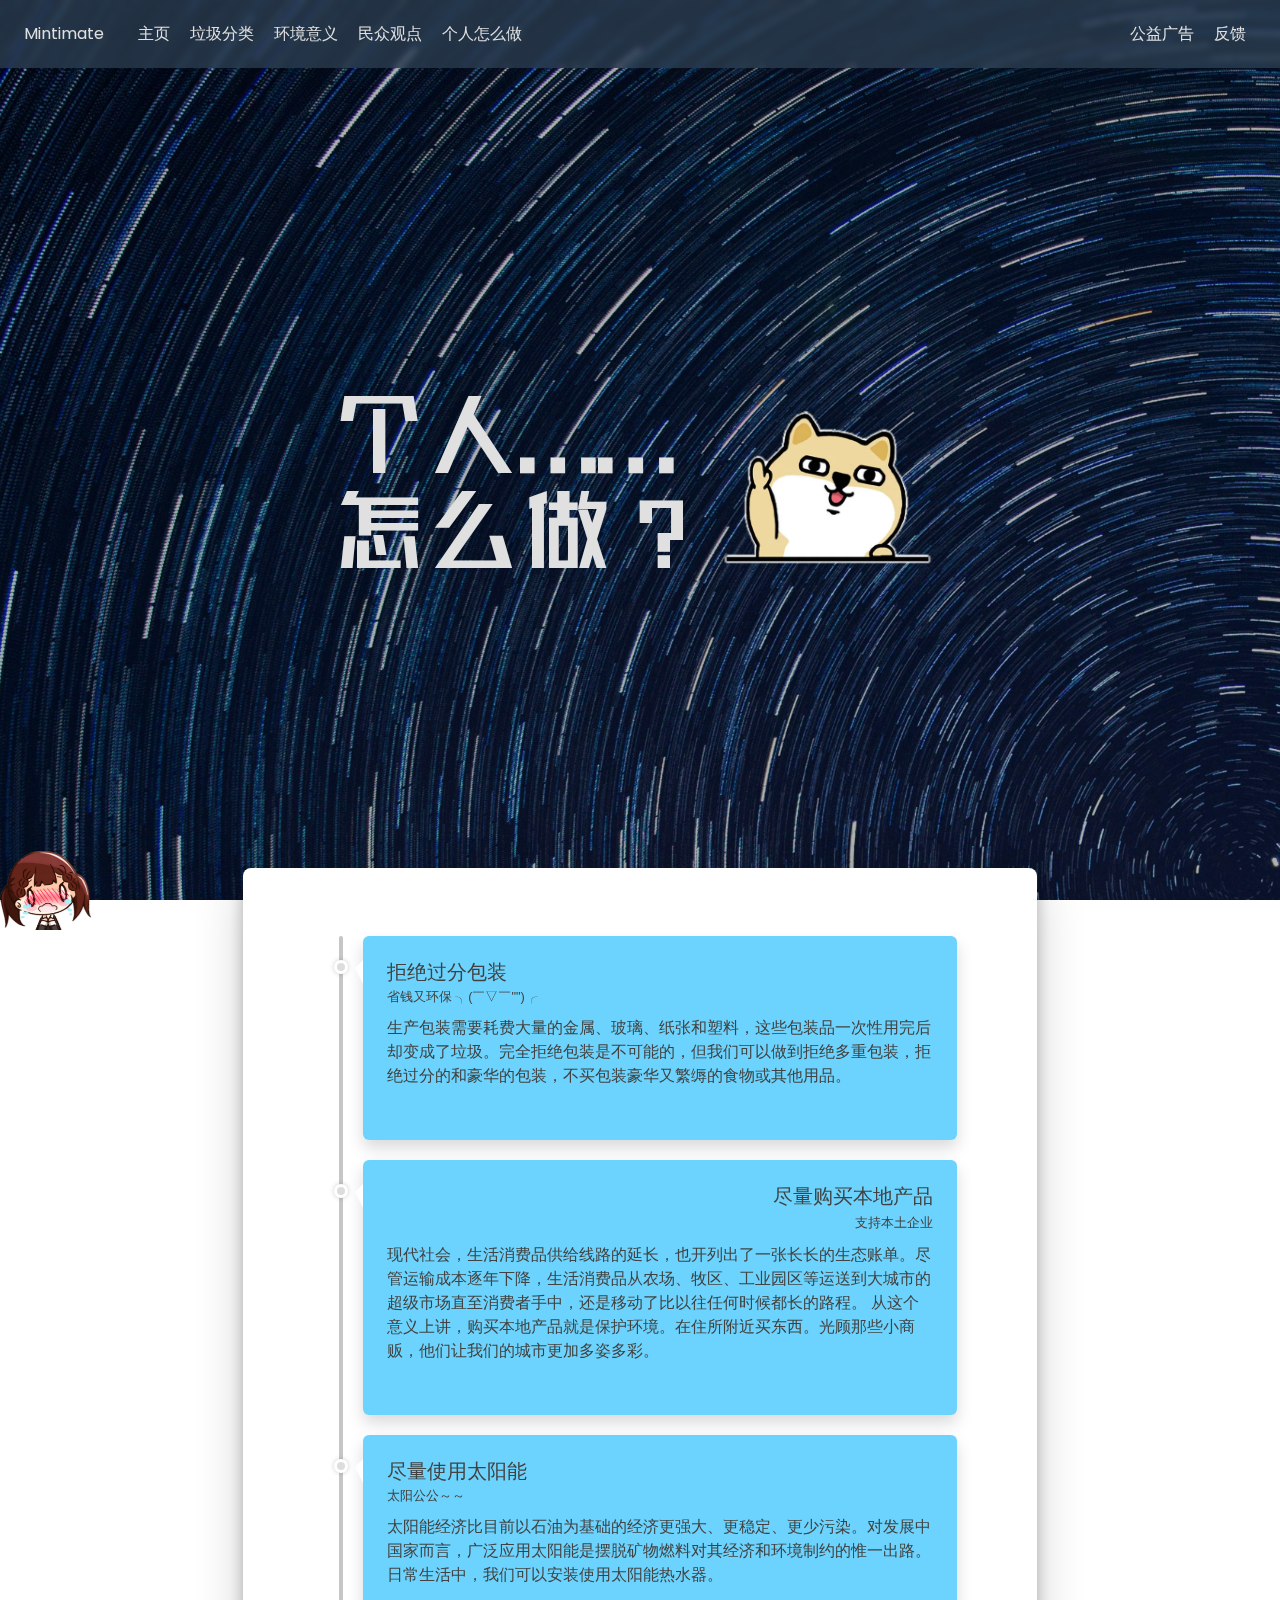
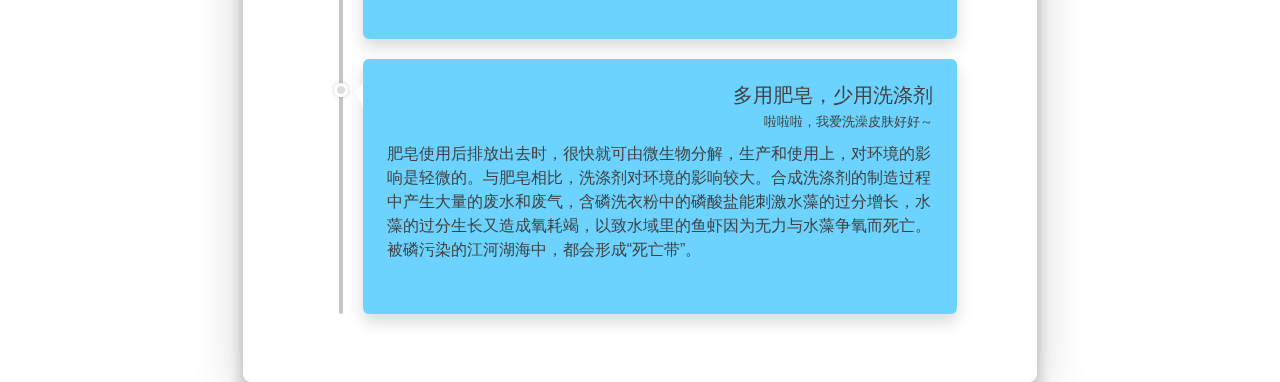
<file: personalInitiative/index.html>
<!DOCTYPE html>
<html lang="zh">
<head>
  <meta charset="UTF-8">
  <title>WeNeedU-公益未来</title>
  <link rel="apple-touch-icon" sizes="76x76" href="/custom/img/favicon.svg">
  <link rel="icon" href="/custom/img/favicon.svg">
  <meta name="viewport" content="width=device-width, initial-scale=1">
  <!--  bootstrap CSS-->
  <link rel="stylesheet" href="../public/bootstrap/css/bootstrap.min.css">
  <!--  JQ-->
  <script type="text/javascript" src="../public/jquery-3.5.1/jquery-3.5.1.min.js"></script>
  <!--  bootstrap JS-->
  <script type="text/javascript" src="../public/bootstrap/js/bootstrap.min.js"></script>
  <!--  shard-->
  <link rel="stylesheet" href="../public/shards/css/shards.min.css">
  <!--  shard JS-->
  <script type="text/javascript" src="../public/shards/js/shards.min.js"></script>
  <!--  custom CSS-->
  <link rel="stylesheet" href="../custom/css/framework/main.css">
  <link rel="stylesheet" href="../custom/css/personalInitiative.css">
  <!--  icon-->
  <script type="text/javascript" src="//at.alicdn.com/t/font_2570305_dfn46d5k7zq.js"></script>
  <link rel="stylesheet" href="//at.alicdn.com/t/font_2570305_uq31abr55ym.css">
  <!--  干物妹小埋-->
  <link rel="stylesheet" href="../custom/css/xm.css">
</head>
<body>
<header>
  <nav class="navbar navbar-expand-lg fixed-top">
    <a class="navbar-brand" href="#">Mintimate</a>
    <span id="#navbar-toggler" class="navbar-toggler" type="button" data-toggle="collapse" data-target="#navbarText"
          aria-controls="navbarText" aria-expanded="false" aria-label="Toggle navigation">
      <svg class="icon" aria-hidden="true">
        <use xlink:href="#icon--"></use>
      </svg>    </span>
    <div class="collapse navbar-collapse" id="navbarText">
      <ul class="navbar-nav mr-auto">
        <li class="nav-item active">
          <a class="nav-link" href="/">主页</a>
        </li>
        <li class="nav-item">
          <a class="nav-link" href="/classification">垃圾分类</a>
        </li>
        <li class="nav-item">
          <a class="nav-link" href="/significance">环境意义</a>
        </li>
        <li class="nav-item">
          <a class="nav-link" href="/publicOpinion">民众观点</a>
        </li>
        <li class="nav-item">
          <a class="nav-link" href="/personalInitiative">个人怎么做</a>
        </li>
      </ul>
      <ul class="navbar-nav">
        <li class="nav-item">
          <i id="nightMode" class="nav-link iconfont icon-zhishifufeiqiapianicon-"></i>
        </li>
        <li class="nav-item">
          <a class="nav-link" href="/charityAD">公益广告</a>
        </li>
        <li class="nav-item">
          <a class="nav-link" href="mailto:mintimate215@gmail.com">反馈</a>
        </li>
      </ul>
    </div>
  </nav>
  <i onclick="switchNightMode()" id="xm"></i>
  <script type="text/javascript" src="../custom/js/autoDark.js"></script>
  <div class=" banner container-fluid" id="banner" parallax="true"
       style="background: url('../custom/img/index/star.jpg') center center / cover no-repeat;
        transform: translate3d(0px, 0px, 0px);">
    <div class=" full-bg-img row ">
      <div id="bannerTittle" class="mask flex-center page-header col-md-12 center ">
        <!--          <h2 id="subtitle" title="Mintimate's Blog 为你我贡献经验">Mintimate's Blog 为你我贡献经验&nbsp;</h2>-->
        <!--        <img src="img/index/rubbish.svg" class="img-fluid">-->
        <h2 class="display-2">个人……<br/>怎么做？</h2>
        <img src="../custom/img/emjoy/yi.png"/>

      </div>
    </div>
  </div>
</header>
<main>
  <div class="container-fluid nopadding-x">
    <div class="row nomargin-x">
      <div class="d-none d-lg-block col-lg-2"></div>
      <div class="col-lg-8 nopadding-x-md">
        <div class="container nopadding-x-md" id="board-ctn">
          <div class="py-5" id="board">
            <article class="post-content mx-auto">
              <!-- Timeline -->
              <ul class="timeline">
                <li class="timeline-item bg-auto rounded ml-3 p-4 shadow">
                  <div class="timeline-arrow"></div>
                  <h5 class="h5 mb-0">拒绝过分包装</h5>
                  <span class="small text-gray">
                   <i class="iconfont icon-baozhuang"></i>省钱又环保 ╮(￣▽￣"")╭
                  </span>
                  <p class="mt-2">
                    生产包装需要耗费大量的金属、玻璃、纸张和塑料，这些包装品一次性用完后却变成了垃圾。完全拒绝包装是不可能的，但我们可以做到拒绝多重包装，拒绝过分的和豪华的包装，不买包装豪华又繁缛的食物或其他用品。</p>
                </li>
                <li class="timeline-item bg-auto rounded ml-3 p-4 shadow">
                  <div class="timeline-arrow"></div>
                  <h5 class="h5 text-right mb-0">尽量购买本地产品<br/>
                  <span style="font-size: small" class="small text-gray"><i class="fa fa-clock-o mr-1"></i>
                    支持本土企业
                    <i class="iconfont icon-goumai"></i>
                  </span>
                  </h5>
                  <p class="text-small mt-2 font-weight-light">
                    现代社会，生活消费品供给线路的延长，也开列出了一张长长的生态账单。尽管运输成本逐年下降，生活消费品从农场、牧区、工业园区等运送到大城市的超级市场直至消费者手中，还是移动了比以往任何时候都长的路程。
                    从这个意义上讲，购买本地产品就是保护环境。在住所附近买东西。光顾那些小商贩，他们让我们的城市更加多姿多彩。
                  </p>
                </li>
                <li class="timeline-item bg-auto rounded ml-3 p-4 shadow">
                  <div class="timeline-arrow"></div>
                  <h5 class="h5 mb-0">尽量使用太阳能</h5><span class="small text-gray">
                  <i class="iconfont icon-song"></i>
                  太阳公公～～</span>
                  <p class="text-small mt-2 font-weight-light">
                    太阳能经济比目前以石油为基础的经济更强大、更稳定、更少污染。对发展中国家而言，广泛应用太阳能是摆脱矿物燃料对其经济和环境制约的惟一出路。日常生活中，我们可以安装使用太阳能热水器。</p>
                </li>
                <li class="timeline-item bg-auto rounded ml-3 p-4 shadow">
                  <div class="timeline-arrow"></div>
                  <h5 class="h5 text-right mb-0">多用肥皂，少用洗涤剂<br/>
                    <span style="font-size: small" class="small text-gray">
                  <i class="iconfont icon-xizao"></i>
                  啦啦啦，我爱洗澡皮肤好好～
                    </span>
                  </h5>
                  <p class="text-small mt-2 font-weight-light">
                    肥皂使用后排放出去时，很快就可由微生物分解，生产和使用上，对环境的影响是轻微的。与肥皂相比，洗涤剂对环境的影响较大。合成洗涤剂的制造过程中产生大量的废水和废气，含磷洗衣粉中的磷酸盐能刺激水藻的过分增长，水藻的过分生长又造成氧耗竭，以致水域里的鱼虾因为无力与水藻争氧而死亡。被磷污染的江河湖海中，都会形成“死亡带”。
                  </p>
                </li>
              </ul><!-- End -->
            </article>
          </div>
        </div>
      </div>

    </div>
  </div>
</main>

</body>
</html>
</file>
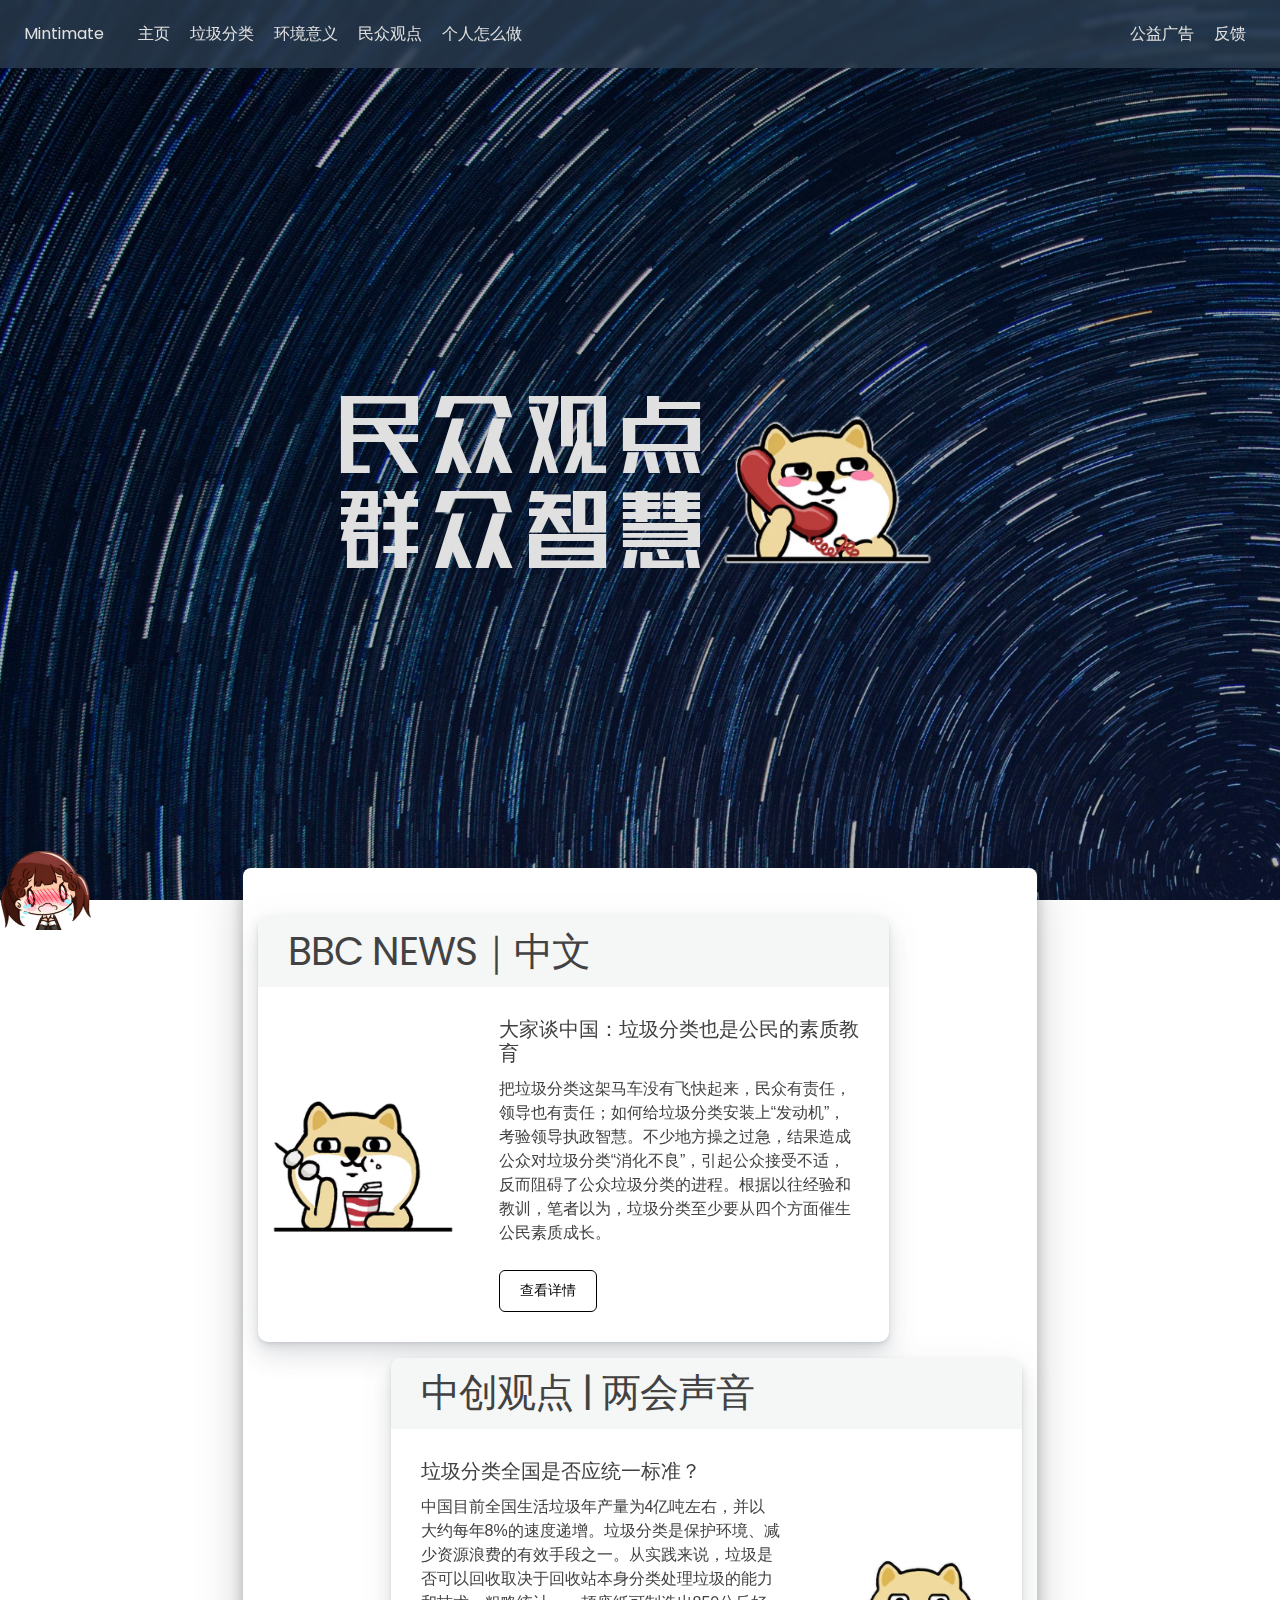
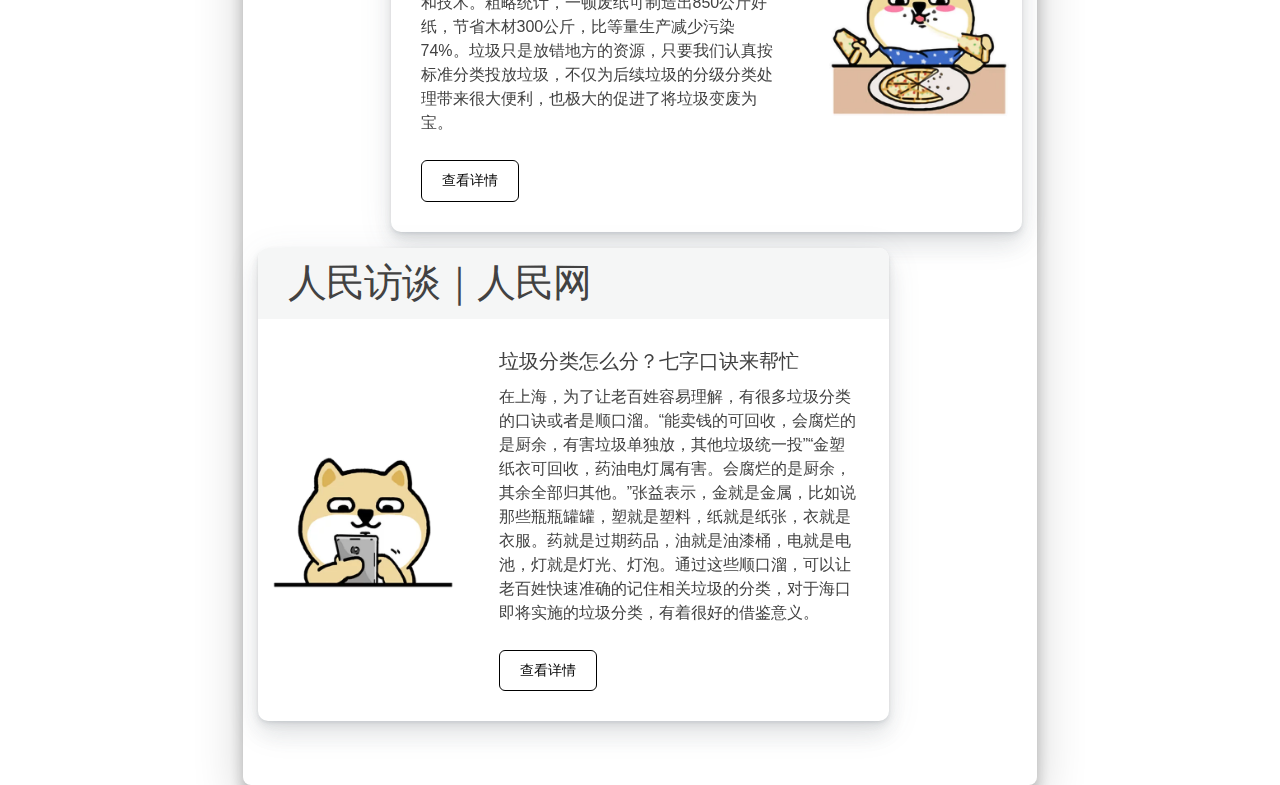
<file: publicOpinion/index.html>
<!DOCTYPE html>
<html lang="zh">
<head>
  <meta charset="UTF-8">
  <title>民众观点-公益未来</title>
  <link rel="apple-touch-icon" sizes="76x76" href="/custom/img/favicon.svg">
  <link rel="icon" href="/custom/img/favicon.svg">
  <meta name="viewport" content="width=device-width, initial-scale=1">
  <!--  bootstrap CSS-->
  <link rel="stylesheet" href="../public/bootstrap/css/bootstrap.min.css">
  <!--  JQ-->
  <script type="text/javascript" src="../public/jquery-3.5.1/jquery-3.5.1.min.js"></script>
  <!--  bootstrap JS-->
  <script type="text/javascript" src="../public/bootstrap/js/bootstrap.min.js"></script>
  <!--  shard-->
  <link rel="stylesheet" href="../public/shards/css/shards.min.css">
  <!--  shard JS-->
  <script type="text/javascript" src="../public/shards/js/shards.min.js"></script>
  <!--  custom CSS-->
  <link rel="stylesheet" href="../custom/css/framework/main.css">
  <link rel="stylesheet" href="../custom/css/publicOpinion.css">
  <!--  icon-->
  <script type="text/javascript" src="//at.alicdn.com/t/font_2570305_dfn46d5k7zq.js"></script>
  <link rel="stylesheet" href="//at.alicdn.com/t/font_2319560_p8ctbyrcm9p.css">
  <!--  干物妹小埋-->
  <link rel="stylesheet" href="../custom/css/xm.css">
</head>
<body>
<header>
  <nav class="navbar navbar-expand-lg fixed-top">
    <a class="navbar-brand" href="#">Mintimate</a>
    <span id="#navbar-toggler" class="navbar-toggler" type="button" data-toggle="collapse" data-target="#navbarText"
          aria-controls="navbarText" aria-expanded="false" aria-label="Toggle navigation">
      <svg class="icon" aria-hidden="true">
        <use xlink:href="#icon--"></use>
      </svg>    </span>
    <div class="collapse navbar-collapse" id="navbarText">
      <ul class="navbar-nav mr-auto">
        <li class="nav-item active">
          <a class="nav-link" href="/">主页</a>
        </li>
        <li class="nav-item">
          <a class="nav-link" href="/classification">垃圾分类</a>
        </li>
        <li class="nav-item">
          <a class="nav-link" href="/significance">环境意义</a>
        </li>
        <li class="nav-item">
          <a class="nav-link" href="/publicOpinion">民众观点</a>
        </li>
        <li class="nav-item">
          <a class="nav-link" href="/personalInitiative">个人怎么做</a>
        </li>
      </ul>
      <ul class="navbar-nav">
        <li class="nav-item">
          <i id="nightMode" class="nav-link iconfont icon-zhishifufeiqiapianicon-"></i>
        </li>
        <li class="nav-item">
          <a class="nav-link" href="/charityAD">公益广告</a>
        </li>
        <li class="nav-item">
          <a class="nav-link" href="mailto:mintimate215@gmail.com">反馈</a>
        </li>
      </ul>
    </div>
  </nav>
  <i onclick="switchNightMode()" id="xm"></i>
  <script type="text/javascript" src="../custom/js/autoDark.js"></script>
  <div class=" banner container-fluid" id="banner" parallax="true"
       style="background: url('../custom/img/index/star.jpg') center center / cover no-repeat;
        transform: translate3d(0px, 0px, 0px);">
    <div class=" full-bg-img row ">
      <div id="bannerTittle" class="mask flex-center page-header col-md-12 center ">
        <!--          <h2 id="subtitle" title="Mintimate's Blog 为你我贡献经验">Mintimate's Blog 为你我贡献经验&nbsp;</h2>-->
        <!--        <img src="img/index/rubbish.svg" class="img-fluid">-->
        <h2 class="display-2">民众观点<br/>群众智慧</h2>
        <img src="../custom/img/emjoy/phone.png" /></div>
    </div>
  </div>
</header>
<main>
  <div class="container-fluid nopadding-x">
    <div class="row nomargin-x">
      <div class="d-none d-lg-block col-lg-2"></div>
      <div class="col-lg-8 nopadding-x-md">
        <div class="container nopadding-x-md" id="board-ctn">
          <div class="py-5" id="board">
            <article class="post-content mx-auto">
              <div class="col-12 col-md-10">


                <div class="card mb-3">
                  <h2 class="card-header">BBC NEWS｜中文</h2>
                  <div class="row no-gutters">
                    <div class="col-md-4 align-self-center">
                      <img class="img-fluid" src="../custom/img/emjoy/eatMeatballs.png">
                    </div>
                    <div class="col-md-8">
                      <div class="card-body">
                        <h5 class="card-title">大家谈中国：垃圾分类也是公民的素质教育</h5>
                        <p class="card-text">
                          把垃圾分类这架马车没有飞快起来，民众有责任，领导也有责任；如何给垃圾分类安装上“发动机”，考验领导执政智慧。不少地方操之过急，结果造成公众对垃圾分类“消化不良”，引起公众接受不适，反而阻碍了公众垃圾分类的进程。根据以往经验和教训，笔者以为，垃圾分类至少要从四个方面催生公民素质成长。  　　
                        </p>
                        <a target="_blank" href="https://www.bbc.com/zhongwen/simp/comments_on_china/2015/09/150918_coc_rubbish_classification" class="btn btn-outline-black">查看详情</a>
                      </div>
                    </div>
                  </div>
                </div>
              </div>

              <div class="col-12 col-md-10 ml-auto">
                <div class="card mb-3">
                  <h2 class="card-header">中创观点 | 两会声音</h2>
                  <div class="row no-gutters">
                    <div class="col-md-8">
                      <div class="card-body">
                        <h5 class="card-title">垃圾分类全国是否应统一标准？</h5>
                        <p class="card-text">
                          中国目前全国生活垃圾年产量为4亿吨左右，并以大约每年8%的速度递增。垃圾分类是保护环境、减少资源浪费的有效手段之一。从实践来说，垃圾是否可以回收取决于回收站本身分类处理垃圾的能力和技术。粗略统计，一顿废纸可制造出850公斤好纸，节省木材300公斤，比等量生产减少污染74%。垃圾只是放错地方的资源，只要我们认真按标准分类投放垃圾，不仅为后续垃圾的分级分类处理带来很大便利，也极大的促进了将垃圾变废为宝。 　　
                        </p>
                        <a href="http://www.sinocarbon.cn/blog/3a367805b4f" target="_blank" class="btn btn-outline-black">查看详情</a>
                      </div>
                    </div>
                    <div class="col-md-4 align-self-center">
                      <img class="img-fluid" src="../custom/img/emjoy/eatPizza.png">
                    </div>
                  </div>
                </div>
              </div>

              <div class="col-12 col-md-10">
                <div class="card mb-3">
                  <h2 class="card-header">人民访谈｜人民网</h2>
                  <div class="row no-gutters">
                    <div class="col-md-4 align-self-center">
                      <img class="img-fluid" src="../custom/img/emjoy/playPhone.png">
                    </div>
                    <div class="col-md-8">
                      <div class="card-body">
                        <h5 class="card-title">垃圾分类怎么分？七字口诀来帮忙</h5>
                        <p class="card-text">
                          在上海，为了让老百姓容易理解，有很多垃圾分类的口诀或者是顺口溜。“能卖钱的可回收，会腐烂的是厨余，有害垃圾单独放，其他垃圾统一投”“金塑纸衣可回收，药油电灯属有害。会腐烂的是厨余，其余全部归其他。”张益表示，金就是金属，比如说那些瓶瓶罐罐，塑就是塑料，纸就是纸张，衣就是衣服。药就是过期药品，油就是油漆桶，电就是电池，灯就是灯光、灯泡。通过这些顺口溜，可以让老百姓快速准确的记住相关垃圾的分类，对于海口即将实施的垃圾分类，有着很好的借鉴意义。
                        </p>
                        <a target="_blank" href="http://hi.people.com.cn/n2/2020/0731/c231190-34198359.html" class="btn btn-outline-black">查看详情</a>
                      </div>
                    </div>
                  </div>
                </div>
              </div>
            </article>
          </div>
        </div>
      </div>

    </div>
  </div>


  <a id="scroll-top-button" href="#" role="button" style="bottom: -60px; right: 195.344px;">
    <i class="iconfont icon-arrowup" aria-hidden="true"></i>
  </a>


  <div class="modal fade" id="modalSearch" tabindex="-1" role="dialog" aria-labelledby="ModalLabel" aria-hidden="true">
    <div class="modal-dialog modal-dialog-scrollable modal-lg" role="document">
      <div class="modal-content">
        <div class="modal-header text-center">
          <h4 class="modal-title w-100 font-weight-bold">搜索</h4>
          <button type="button" id="local-search-close" class="close" data-dismiss="modal" aria-label="Close">
            <span aria-hidden="true">×</span>
          </button>
        </div>
        <div class="modal-body mx-3">
          <div class="md-form mb-5">
            <input type="text" id="local-search-input" class="form-control validate">
            <label data-error="x" data-success="v" for="local-search-input">关键词</label>
          </div>
          <div class="list-group" id="local-search-result"></div>
        </div>
      </div>
    </div>
  </div>


</main>

</body>
</html>
</file>
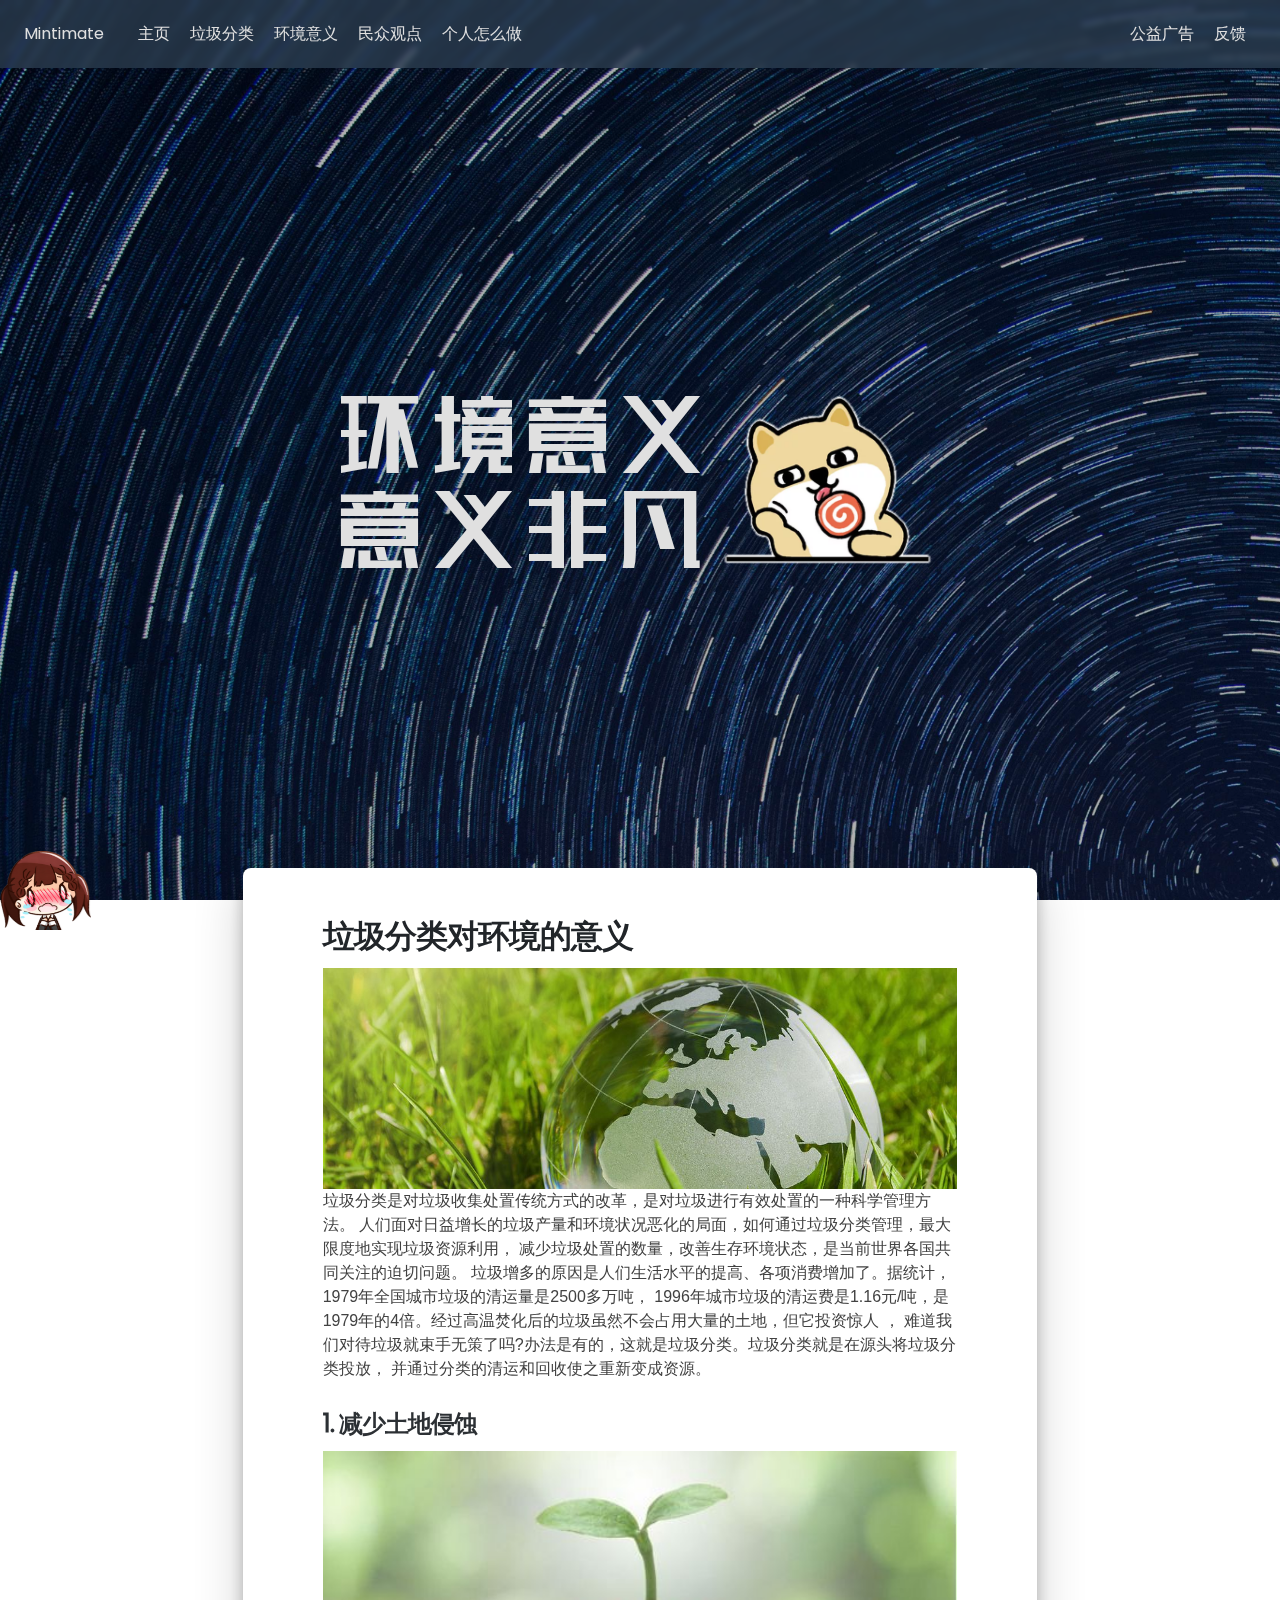
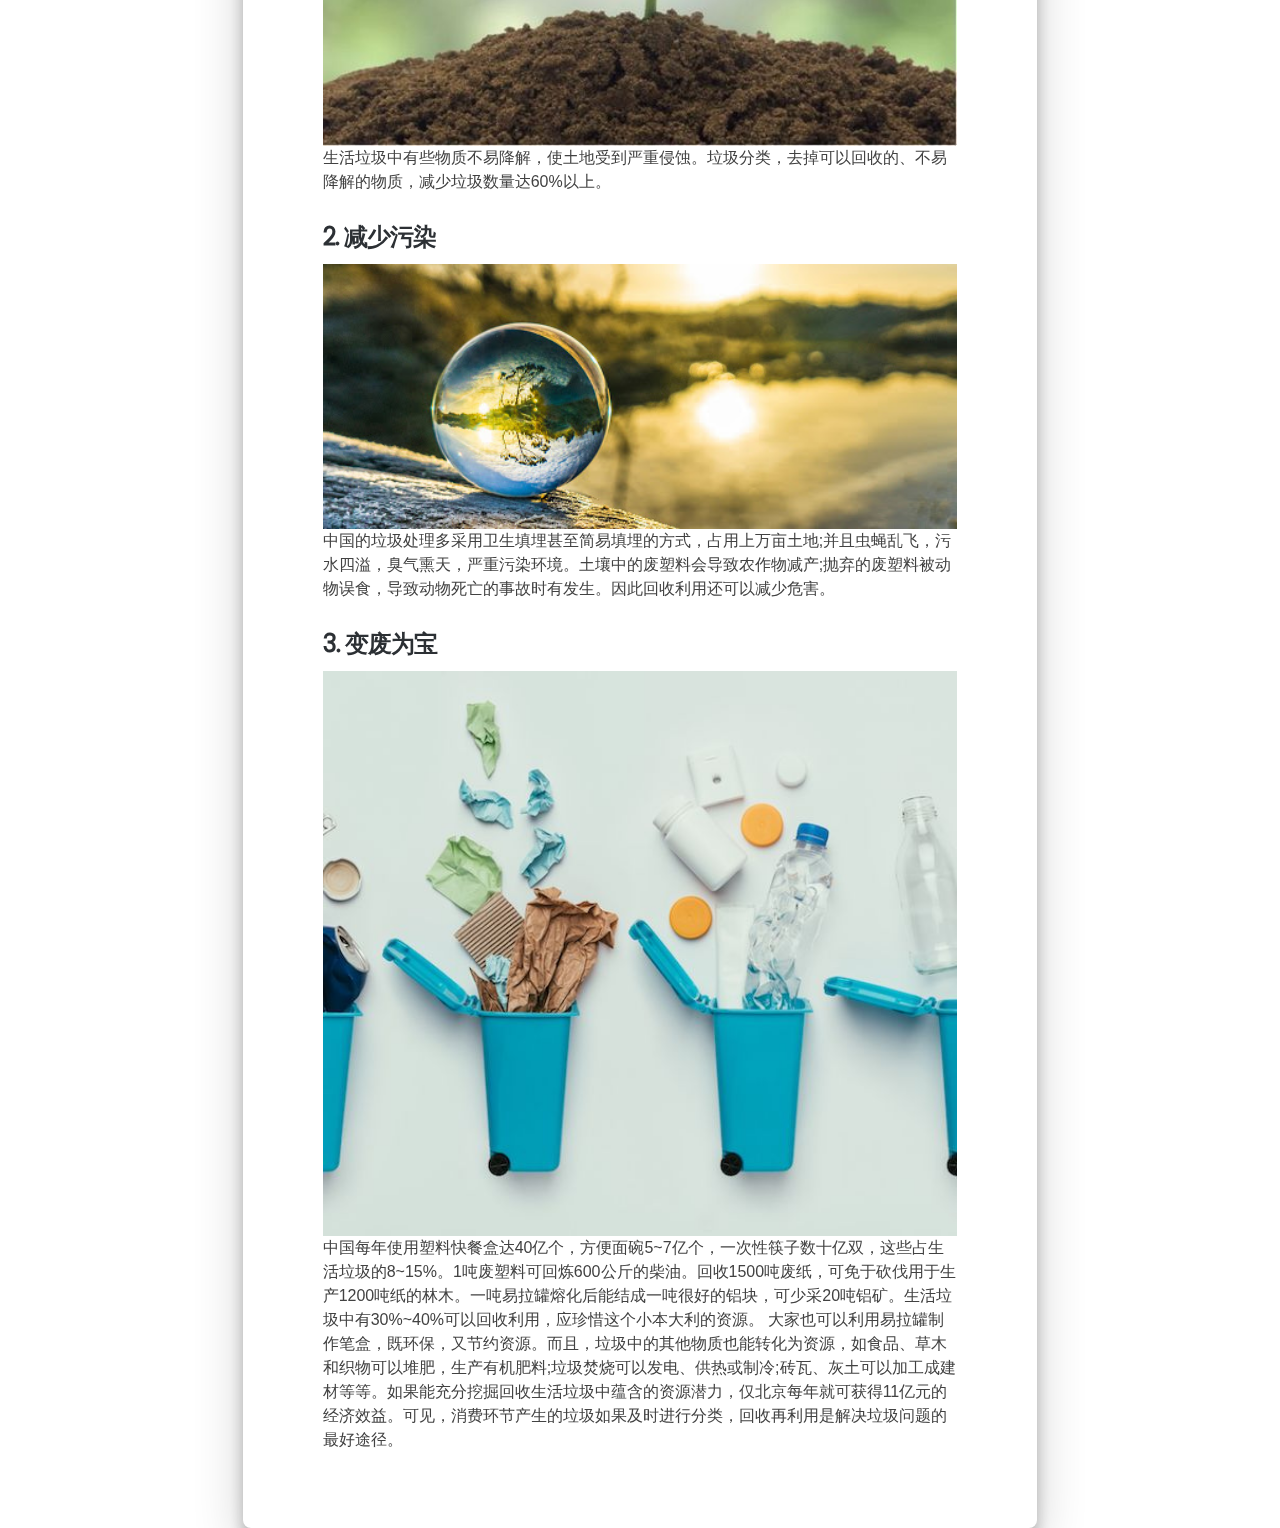
<file: significance/index.html>
<!DOCTYPE html>
<html lang="zh">
<head>
  <meta charset="UTF-8">
  <title>环境意义-公益未来</title>
  <link rel="apple-touch-icon" sizes="76x76" href="/custom/img/favicon.svg">
  <link rel="icon" href="/custom/img/favicon.svg">
  <meta name="viewport" content="width=device-width, initial-scale=1">
  <!--  bootstrap CSS-->
  <link rel="stylesheet" href="../public/bootstrap/css/bootstrap.min.css">
  <!--  JQ-->
  <script type="text/javascript" src="../public/jquery-3.5.1/jquery-3.5.1.min.js"></script>
  <!--  bootstrap JS-->
  <script type="text/javascript" src="../public/bootstrap/js/bootstrap.min.js"></script>
  <!--  shard-->
  <link rel="stylesheet" href="../public/shards/css/shards.min.css">
  <!--  shard JS-->
  <script type="text/javascript" src="../public/shards/js/shards.min.js"></script>
  <!--  custom CSS-->
  <link rel="stylesheet" href="../custom/css/framework/main.css">
  <link rel="stylesheet" href="../custom/css/significance.css">
  <!--  icon-->
  <script type="text/javascript" src="//at.alicdn.com/t/font_2570305_dfn46d5k7zq.js"></script>
  <link rel="stylesheet" href="//at.alicdn.com/t/font_2319560_p8ctbyrcm9p.css">
  <!--  干物妹小埋-->
  <link rel="stylesheet" href="../custom/css/xm.css">
</head>
<body>
<header>
  <nav class="navbar navbar-expand-lg fixed-top">
    <a class="navbar-brand" href="#">Mintimate</a>
    <span id="#navbar-toggler" class="navbar-toggler" type="button" data-toggle="collapse" data-target="#navbarText"
          aria-controls="navbarText" aria-expanded="false" aria-label="Toggle navigation">
      <svg class="icon" aria-hidden="true">
        <use xlink:href="#icon--"></use>
      </svg>    </span>
    <div class="collapse navbar-collapse" id="navbarText">
      <ul class="navbar-nav mr-auto">
        <li class="nav-item active">
          <a class="nav-link" href="/">主页</a>
        </li>
        <li class="nav-item">
          <a class="nav-link" href="/classification">垃圾分类</a>
        </li>
        <li class="nav-item">
          <a class="nav-link" href="/significance">环境意义</a>
        </li>
        <li class="nav-item">
          <a class="nav-link" href="/publicOpinion">民众观点</a>
        </li>
        <li class="nav-item">
          <a class="nav-link" href="/personalInitiative">个人怎么做</a>
        </li>
      </ul>
      <ul class="navbar-nav">
        <li class="nav-item">
          <i id="nightMode" class="nav-link iconfont icon-zhishifufeiqiapianicon-"></i>
        </li>
        <li class="nav-item">
          <a class="nav-link" href="/charityAD">公益广告</a>
        </li>
        <li class="nav-item">
          <a class="nav-link" href="mailto:mintimate215@gmail.com">反馈</a>
        </li>
      </ul>
    </div>
  </nav>
  <i onclick="switchNightMode()" id="xm"></i>
  <script type="text/javascript" src="../custom/js/autoDark.js"></script>
  <div class=" banner container-fluid" id="banner" parallax="true"
       style="background: url('../custom/img/index/star.jpg') center center / cover no-repeat;
        transform: translate3d(0px, 0px, 0px);">
    <div class=" full-bg-img row ">
      <div id="bannerTittle" class="mask flex-center page-header col-md-12 center ">
        <!--          <h2 id="subtitle" title="Mintimate's Blog 为你我贡献经验">Mintimate's Blog 为你我贡献经验&nbsp;</h2>-->
        <!--        <img src="img/index/rubbish.svg" class="img-fluid">-->
        <h2 class="display-2">环境意义<br/>意义非凡</h2>
        <img src="../custom/img/emjoy/lollipop.png" />
      </div>
    </div>
  </div>
</header>
<main>
  <div class="container-fluid nopadding-x">
    <div class="row nomargin-x">
      <div class="d-none d-lg-block col-lg-2"></div>
      <div class="col-lg-8 nopadding-x-md">
        <div class="container nopadding-x-md" id="board-ctn">
          <div class="py-5" id="board">
            <article class="post-content mx-auto">
              <h1>垃圾分类对环境的意义</h1>
              <img src="../custom/img/significance/earth.png" class="img-fluid w-100"/>
              <p>垃圾分类是对垃圾收集处置传统方式的改革，是对垃圾进行有效处置的一种科学管理方法。
                人们面对日益增长的垃圾产量和环境状况恶化的局面，如何通过垃圾分类管理，最大限度地实现垃圾资源利用，
                减少垃圾处置的数量，改善生存环境状态，是当前世界各国共同关注的迫切问题。
                垃圾增多的原因是人们生活水平的提高、各项消费增加了。据统计，1979年全国城市垃圾的清运量是2500多万吨，
                1996年城市垃圾的清运费是1.16元/吨，是1979年的4倍。经过高温焚化后的垃圾虽然不会占用大量的土地，但它投资惊人 ，
                难道我们对待垃圾就束手无策了吗?办法是有的，这就是垃圾分类。垃圾分类就是在源头将垃圾分类投放，
                并通过分类的清运和回收使之重新变成资源。</p>
              <h2>1. 减少土地侵蚀</h2>
              <img src="../custom/img/significance/tree.jpeg" class="w-100 img-fluid">
              <p> 生活垃圾中有些物质不易降解，使土地受到严重侵蚀。垃圾分类，去掉可以回收的、不易降解的物质，减少垃圾数量达60%以上。
              </p>
              <h2>2. 减少污染</h2>
              <img src="../custom/img/significance/earth0.png" class="w-100 img-fluid"/>
              <p>
              中国的垃圾处理多采用卫生填埋甚至简易填埋的方式，占用上万亩土地;并且虫蝇乱飞，污水四溢，臭气熏天，严重污染环境。土壤中的废塑料会导致农作物减产;抛弃的废塑料被动物误食，导致动物死亡的事故时有发生。因此回收利用还可以减少危害。
              </p>
              <h2>3. 变废为宝</h2>
              <img src="../custom/img/significance/back.png" class="w-100 img-fluid"/>
              <p>中国每年使用塑料快餐盒达40亿个，方便面碗5~7亿个，一次性筷子数十亿双，这些占生活垃圾的8~15%。1吨废塑料可回炼600公斤的柴油。回收1500吨废纸，可免于砍伐用于生产1200吨纸的林木。一吨易拉罐熔化后能结成一吨很好的铝块，可少采20吨铝矿。生活垃圾中有30%~40%可以回收利用，应珍惜这个小本大利的资源。
                大家也可以利用易拉罐制作笔盒，既环保，又节约资源。而且，垃圾中的其他物质也能转化为资源，如食品、草木和织物可以堆肥，生产有机肥料;垃圾焚烧可以发电、供热或制冷;砖瓦、灰土可以加工成建材等等。如果能充分挖掘回收生活垃圾中蕴含的资源潜力，仅北京每年就可获得11亿元的经济效益。可见，消费环节产生的垃圾如果及时进行分类，回收再利用是解决垃圾问题的最好途径。
              </p>
               </article>
          </div>
        </div>
      </div>

    </div>
  </div>


  <a id="scroll-top-button" href="#" role="button" style="bottom: -60px; right: 195.344px;">
    <i class="iconfont icon-arrowup" aria-hidden="true"></i>
  </a>


  <div class="modal fade" id="modalSearch" tabindex="-1" role="dialog" aria-labelledby="ModalLabel" aria-hidden="true">
    <div class="modal-dialog modal-dialog-scrollable modal-lg" role="document">
      <div class="modal-content">
        <div class="modal-header text-center">
          <h4 class="modal-title w-100 font-weight-bold">搜索</h4>
          <button type="button" id="local-search-close" class="close" data-dismiss="modal" aria-label="Close">
            <span aria-hidden="true">×</span>
          </button>
        </div>
        <div class="modal-body mx-3">
          <div class="md-form mb-5">
            <input type="text" id="local-search-input" class="form-control validate">
            <label data-error="x" data-success="v" for="local-search-input">关键词</label>
          </div>
          <div class="list-group" id="local-search-result"></div>
        </div>
      </div>
    </div>
  </div>


</main>
</body>
</html>
</file>
<file: custom/css/index.css>
/*居中显示Start*/
.center {
  text-align: center;
}
.center > div, .center > table /* insert any other block-level elements here */ {
  margin-left: auto;
  margin-right: auto;
}
/*居中显示End*/
</file>
<file: custom/css/framework/main.css>
[data-user-color-scheme="light"]{
  --card-color: #ffffff;
  --board-bg-color: #ffffff;
  --text-color: #424242;
  --second-text-color:#000;
  --hr--color:#E5E5E5;
  --h2--color:#E0E0E0;
  --html-background-color: #E9ECEF;
  --brightness--:brightness(1);
}
[data-user-color-scheme="dark"]{
  --card-color: #424242;
  --board-bg-color: #424242;
  --text-color: #E0E0E0;
  --second-text-color:#fff;
  --hr--color: #555252;
  --h2--color: rgba(224, 224, 224, 0.75);
  --html-background-color: #424242;
  --brightness--:brightness(0.75);
}

html{
  background-color: var(--html-background-color);
}
body{
  background-color: var(--html-background-color);
}

* {
  padding: 0;
  margin: 0;
  outline: none;
  vertical-align: baseline;
}

/*RGB滚动条*/
::-webkit-scrollbar{
  background: linear-gradient( #0055ff,#ff7491,#dc3545);
}

::-webkit-scrollbar {
  width: .5rem;
  height: .8rem;
}
::-webkit-scrollbar-thumb {
  background-color: #90a1ad;
}
/*RGB滚动条 END*/

hr{
  background-color: var(--hr--color);
}
.icon {
  width: 2em; height: 2em;
  vertical-align: -0.15em;
  fill: currentColor;
  overflow: hidden;
}
img {
  filter: var(--brightness--);
}
@font-face {
  font-family: 'subtitle';     /* 这个名字可以自己定义 */
  /* Modern Browsers */
  src: url('../../font/subtitle.ttf');
  /* Legacy iOS */
  font-weight: bold;
  font-style: normal;
}
main{
  background-color: var(--board-bg-color);
}
body,h5{
  color: var(--text-color);
}
.btn-outline-black{
  background-color: transparent;
  background-image: none;
  border-color: var(--second-text-color);
  color: var(--second-text-color);
}
.card {
  background-color: var(--card-color);
  border: none;
  border-radius: 0.625rem;
  box-shadow: 0 0.46875rem 2.1875rem rgba(90, 97, 105, 0.1), 0 0.9375rem 1.40625rem rgba(90, 97, 105, 0.1), 0 0.25rem 0.53125rem rgba(90, 97, 105, 0.12), 0 0.125rem 0.1875rem rgba(90, 97, 105, 0.1);

}

.display-2 {
  font-size: 2.5rem;
}
#bannerTittle img{
  height: 7rem;
}
@media (min-width: 575px) {
  .display-2 {
    font-size: 3.5rem;
  }
  #bannerTittle img{
    height: 10rem;
  }
}
@media (min-width: 767px) {

  .display-2 {
    font-size: 5.96rem;
  }
  #bannerTittle img{
    height: 15rem;
  }
}
#bannerTittle .display-2{
  color: var(--h2--color);
  font-family: subtitle;
}
.navbar a{
  color: #E0E0E0;
}
#board {
  position: relative;
  margin-top: -2rem;
  background-color: var(--board-bg-color);
  transition: background-color 0.2s ease-in-out;
  border-radius: 0.5rem;
  z-index: 3;
  -webkit-box-shadow: 0 12px 15px 0 rgba(0,0,0,0.24), 0 17px 50px 0 rgba(0,0,0,0.19);
  box-shadow: 0 12px 15px 0 rgba(0,0,0,0.24), 0 17px 50px 0 rgba(0,0,0,0.19);
}

.index-card {
  margin-bottom: 2.5rem;
}
.index-img img {
  display: block;
  width: 100%;
  height: 10rem;
  object-fit: cover;
  box-shadow: 0 5px 11px 0 rgba(0,0,0,0.18), 0 4px 15px 0 rgba(0,0,0,0.15);
  border-radius: 0.25rem;
}
.index-info {
  display: flex;
  flex-direction: column;
  justify-content: space-between;
  padding-top: 0.5rem;
  padding-bottom: 0.5rem;
}
.index-header {
  color: var(--text-color);
  font-size: 1.5rem;
  font-weight: bold;
  line-height: 1.4;
  white-space: nowrap;
  overflow: hidden;
  text-overflow: ellipsis;
  margin-bottom: 0.25rem;
}
.index-header .index-pin {
  color: var(--text-color);
  font-size: 1.5rem;
  margin-right: 0.15rem;
}
.banner {
  height: 100%;
  position: relative;
  overflow: hidden;
  cursor: default;
  overflow-wrap: break-word;
}

.flex-center {
  /* display: -webkit-box; */
  display: -ms-flexbox;
  display: flex;
  -webkit-box-align: center;
  -ms-flex-align: center;
  align-items: center;
  -webkit-box-pack: center;
  -ms-flex-pack: center;
  justify-content: center;
  height: 100%;
}

.banner .mask {
  position: absolute;
  width: 100%;
  height: 100%;
  background-color: rgba(0, 0, 0, 0.3);

}

.banner .page-header {
  padding-top: 70px;
  /*opacity: 0.75;*/
}

html,
body,
header {
  height: 100%;
  overflow-wrap: break-word;
}

@supports (-webkit-backdrop-filter: blur(3px)) or (backdrop-filter: blur(3px)) {
  .navbar {
    color: #ffffff;
    background: rgba(47, 65, 84, 0.7);
    -webkit-backdrop-filter: blur(3px);
    backdrop-filter: blur(3px);
  }
}

@supports not ((-webkit-backdrop-filter: blur(3px)) or (backdrop-filter: blur(3px))) {
  .navbar {
    color: #ffffff;
    background: #2f4154;
  }
}
</file>
<file: custom/css/framework/footer.css>
[data-user-color-scheme="light"]{
  --bd-footer:#f7f7f7;
  --bd-footer-a:#495057;
  --bd-footer-a--hoverFocus:#007bff;
}
[data-user-color-scheme="dark"]{
  --bd-footer: #323232;
  --bd-footer-a:#E0E0E0;
  --bd-footer-a--hoverFocus: #ff4b00;
}
.bd-footer-links {
  padding-left: 0;
  margin-bottom: 1rem;
}

.bd-footer-links li {
  display: inline-block
}

.bd-footer-links li + li {
  margin-left: 1rem
}
.bd-footer {
  font-size: .875rem;
  text-align: center;
  background-color: var(--bd-footer);
}

.bd-footer a {
  font-weight: 600;
  color: var(--bd-footer-a);
}

.bd-footer a:hover, .bd-footer a:focus {
  color: var(--bd-footer-a--hoverFocus);
}

.bd-footer p {
  margin-bottom: 0
}
</file>
<file: custom/css/xm.css>
#xm {
  position: fixed;
  left: 0;
  bottom: 0;
  width: 91px;
  height: 79px;
  transform: translate(0,30px);
  background: url(../img/zj.png);
  background-size: cover;
  border: none;
  cursor: pointer;
  transition: all .3s ease-in-out;
  z-index: 999;
}

#xm:hover {
  transform: translateY(0)
}
</file>
<file: custom/css/classification.css>
[data-user-color-scheme="light"]{
  --content-text-color: #424242;
  --content-h1-color:#212529;
  --content-h2-color: #2c3034;

}
[data-user-color-scheme="dark"]{
  --content-text-color: #afaeae;
  --content-h1-color: #c6c4c4;
  --content-h2-color: #bfbebe;

}
.post-content h1{
  color: var(--content-h1-color);
  font-size: 2rem;
  font-weight: 700;
  line-height: 1.25;
}
.post-content h2{
  color: var(--content-h2-color);
  font-size: 1.5rem;
  font-weight: 700;
  line-height: 1.25;
}
.post-content,
post-custom {
  box-sizing: border-box;
  padding-left: 10%;
  padding-right: 10%;
}
.btn{
  color: #ff7491;
}
.btn:hover{
  color: #fa2a4c;
}
@media (max-width: 767px) {
  .post-content,
  post-custom {
    padding-left: 2rem;
    padding-right: 2rem;
  }
}
@media (max-width: 424px) {
  .post-content,
  post-custom {
    padding-left: 1rem;
    padding-right: 1rem;
  }
}

/*哔哩哔哩视频适配*/
.bilibili {
  position: relative;
  width: 100%;
}

@media only screen and (max-width: 767px) {
  .bilibili {
    height: 15em;
    max-width: 25em;
  }
}

@media only screen and (min-width: 768px) and (max-width: 991px) {
  .bilibili {
    height: 20em;
    max-width: 30em;
  }
}

@media only screen and (min-width: 992px) and (max-width: 1199px) {
  .bilibili {
    height: 30em;
    max-width: 40em;
  }
}

@media only screen and (min-width: 1200px) {
  .bilibili {
    height: 40em;
    max-width: 50em;
  }
}
</file>
<file: custom/css/personalInitiative.css>
[data-user-color-scheme="light"]{
  --bg-auto-color: rgba(0, 179, 252, 0.58);
  --timeline-color: rgba(66, 66, 66, 0.3);
  --h5-color:#424242;

}
[data-user-color-scheme="dark"]{
  --bg-auto-color: rgba(255, 122, 149, 0.49);
  --timeline-color:#ffffff;
  --h5-color:#ffffff;
}

.bg-auto{
  background-color: var(--bg-auto-color);
}
.h5{
  color: var(--h5-color);
}
.post-content,
post-custom {
  box-sizing: border-box;
  padding-left: 10%;
  padding-right: 10%;
}
@media (max-width: 767px) {
  .post-content,
  post-custom {
    padding-left: 2rem;
    padding-right: 2rem;
  }
}
@media (max-width: 424px) {
  .post-content,
  post-custom {
    padding-left: 1rem;
    padding-right: 1rem;
  }
}
/* Timeline holder */
ul.timeline {
  list-style-type: none;
  position: relative;
  padding-left: 1.5rem;
}

/* Timeline vertical line */
ul.timeline:before {
  content: ' ';
  background: var(--timeline-color);
  display: inline-block;
  position: absolute;
  left: 16px;
  width: 4px;
  height: 100%;
  z-index: 400;
  border-radius: 1rem;
}

li.timeline-item {
  margin: 20px 0;
}

/* Timeline item arrow */
.timeline-arrow {
  border-top: 0.5rem solid transparent;
  border-right: 0.5rem solid #fff;
  border-bottom: 1rem solid transparent;
  display: block;
  position: absolute;
  left: 2rem;
}

/* Timeline item circle marker */
li.timeline-item::before {
  content: ' ';
  background: #ddd;
  display: inline-block;
  position: absolute;
  border-radius: 100%;
  border: 3px solid #fff;
  left: 11px;
  width: 14px;
  height: 14px;
  z-index: 400;
  box-shadow: 0 0 5px rgba(0, 0, 0, 0.2);
}
</file>
<file: custom/css/publicOpinion.css>
[data-user-color-scheme="light"]{
  --h2-color:#424242;
  --card-header-color:#F5F6F6;

}
[data-user-color-scheme="dark"]{
  --h2-color:#ffffff;
  --card-header-color: #6d6f6f;
}
h2{
  color: var(--h2-color);
}
.card-header{
  background-color: var(--card-header-color);
}
</file>
<file: custom/css/significance.css>
[data-user-color-scheme="light"]{
  --content-text-color: #424242;
  --content-h1-color:#212529;
  --content-h2-color: #2c3034;

}
[data-user-color-scheme="dark"]{
  --content-text-color: #afaeae;
  --content-h1-color: #c6c4c4;
  --content-h2-color: #bfbebe;

}
.post-content,
post-custom {
  box-sizing: border-box;
  padding-left: 10%;
  padding-right: 10%;
}
@media (max-width: 767px) {
  .post-content,
  post-custom {
    padding-left: 2rem;
    padding-right: 2rem;
  }
}
@media (max-width: 424px) {
  .post-content,
  post-custom {
    padding-left: 1rem;
    padding-right: 1rem;
  }
}
.post-content p{
  color: var(--content-text-color);
  box-sizing: border-box;
  font-size: 1rem;
  font-weight: 400;
  line-height: 24px;
  -moz-text-size-adjust: 100%;
  -webkit-tap-highlight-color:rgba(0,0,0,0);
}
.post-content h1{
  color: var(--content-h1-color);
  font-size: 2rem;
  font-weight: 700;
  line-height: 1.25;
}
.post-content h2{
  color: var(--content-h2-color);
  font-size: 1.5rem;
  font-weight: 700;
  line-height: 1.25;
}
</file>
<file: public/shards/css/shards.min.css>
@font-face {
  font-family: 'Poppins';
  font-style: normal;
  font-weight: 400;
  src: url(../font/Poppins.ttf) format('truetype');
}

:root {
  --blue: #007bff;
  --indigo: #674eec;
  --purple: #8445f7;
  --pink: #ff4169;
  --red: #c4183c;
  --orange: #fb7906;
  --yellow: #ffb400;
  --green: #17c671;
  --teal: #1adba2;
  --cyan: #00b8d8;
  --white: #fff;
  --gray: #868e96;
  --gray-dark: #343a40;
  --primary: #007bff;
  --secondary: #5A6169;
  --success: #17c671;
  --info: #00b8d8;
  --warning: #ffb400;
  --danger: #c4183c;
  --light: #e9ecef;
  --dark: #212529;
  --breakpoint-xs: 0;
  --breakpoint-sm: 576px;
  --breakpoint-md: 768px;
  --breakpoint-lg: 992px;
  --breakpoint-xl: 1200px;
  --font-family-sans-serif: -apple-system, BlinkMacSystemFont, "Segoe UI", Roboto, "Helvetica Neue", Arial, sans-serif;
  --font-family-monospace: "Roboto Mono", Menlo, Monaco, Consolas, "Liberation Mono", "Courier New", monospace
}

@media (max-width: 575.98px) {
  html {
    font-size: 15px
  }
}

body {
  font-size: 1rem;
  font-weight: 300;
  color: #5a6169;
  background-color: #fff
}

a {
  color: #007bff;
  text-decoration: none
}

a:hover {
  color: #0056b3;
  text-decoration: underline
}

b, strong {
  font-weight: 500
}

h1, h2, h3, h4, h5, h6 {
  margin-top: 0;
  margin-bottom: .5rem
}

.h1, .h2, .h3, .h4, .h5, .h6 {
  display: block
}

.h1, .h2, .h3, .h4, .h5, .h6, h1, h2, h3, h4, h5, h6 {
  margin-bottom: .75rem;
  font-family: Poppins, -apple-system, BlinkMacSystemFont, "Segoe UI", Roboto, "Helvetica Neue", Arial, sans-serif;
  font-weight: 400;
  color: #212529
}

.h1, h1 {
  font-size: 3.052rem;
  letter-spacing: -.0625rem;
  line-height: 3rem
}

.h2, h2 {
  font-size: 2.441rem;
  letter-spacing: -.0625rem;
  line-height: 2.25rem
}

.h3, h3 {
  font-size: 1.953rem;
  line-height: 2.25rem
}

.h4, h4 {
  font-size: 1.563rem;
  line-height: 2rem
}

.h5, h5 {
  font-size: 1.25rem;
  line-height: 1.5rem
}

.h6, h6 {
  font-size: 1rem;
  line-height: 1.5rem
}

.lead {
  line-height: 1.875rem
}

.display-1, .display-2, .display-3, .display-4 {
  margin-bottom: .75rem
}

.display-1 {
  font-size: 7.451rem;
  line-height: 1
}

.display-2 {
  font-size: 5.96rem;
  line-height: 1
}

.display-3 {
  font-size: 4.768rem;
  line-height: 1
}

.display-4 {
  font-size: 3.815rem;
  line-height: 1
}

p {
  margin-bottom: 1.75rem
}

hr {
  margin-top: 1.125rem;
  margin-bottom: 1.125rem;
  border-top: 1px solid rgba(0, 0, 0, .1)
}

.small, small {
  font-size: 80%;
  font-weight: 300
}

.mark, mark {
  padding: .2em;
  background-color: #fff09e
}

.blockquote {
  margin-bottom: .75rem;
  font-size: 1.5rem
}

.blockquote-footer {
  font-size: 1.125rem
}

.img-thumbnail {
  padding: 0;
  border: none;
  background-color: #fff;
  border-radius: .375rem;
  box-shadow: none
}

.figure-img {
  margin-bottom: .75rem
}

.figure-caption {
  font-size: 1rem;
  color: #868e96
}

code, kbd, pre, samp {
  font-family: "Roboto Mono", Menlo, Monaco, Consolas, "Liberation Mono", "Courier New", monospace
}

code {
  font-size: .75rem;
  padding: .1875rem .8125rem
}

kbd {
  padding: .1875rem .8125rem;
  font-size: .75rem;
  color: #fff;
  background-color: #212529;
  border-radius: .625rem;
  box-shadow: none
}

kbd kbd {
  font-weight: 500
}

pre {
  margin-bottom: .75rem;
  font-size: .75rem;
  color: #212529;
  line-height: 1.375rem
}

.pre-scrollable {
  max-height: 340px
}

.table {
  background-color: transparent
}

.table td, .table th {
  padding: .75rem
}

.table .table {
  background-color: #fff
}

.table-sm td, .table-sm th {
  padding: .3rem
}

.table-primary, .table-primary > td, .table-primary > th {
  background-color: #b8daff
}

.table-hover .table-primary:hover {
  background-color: #9fcdff
}

.table-hover .table-primary:hover > td, .table-hover .table-primary:hover > th {
  background-color: #9fcdff
}

.table-secondary, .table-secondary > td, .table-secondary > th {
  background-color: #d1d3d5
}

.table-hover .table-secondary:hover {
  background-color: #c4c6c9
}

.table-hover .table-secondary:hover > td, .table-hover .table-secondary:hover > th {
  background-color: #c4c6c9
}

.table-success, .table-success > td, .table-success > th {
  background-color: #beefd7
}

.table-hover .table-success:hover {
  background-color: #aaeaca
}

.table-hover .table-success:hover > td, .table-hover .table-success:hover > th {
  background-color: #aaeaca
}

.table-info, .table-info > td, .table-info > th {
  background-color: #b8ebf4
}

.table-hover .table-info:hover {
  background-color: #a2e5f1
}

.table-hover .table-info:hover > td, .table-hover .table-info:hover > th {
  background-color: #a2e5f1
}

.table-warning, .table-warning > td, .table-warning > th {
  background-color: #ffeab8
}

.table-hover .table-warning:hover {
  background-color: #ffe29f
}

.table-hover .table-warning:hover > td, .table-hover .table-warning:hover > th {
  background-color: #ffe29f
}

.table-danger, .table-danger > td, .table-danger > th {
  background-color: #eebec8
}

.table-hover .table-danger:hover {
  background-color: #e9aab7
}

.table-hover .table-danger:hover > td, .table-hover .table-danger:hover > th {
  background-color: #e9aab7
}

.table-light, .table-light > td, .table-light > th {
  background-color: #f9fafb
}

.table-hover .table-light:hover {
  background-color: #eaedf1
}

.table-hover .table-light:hover > td, .table-hover .table-light:hover > th {
  background-color: #eaedf1
}

.table-dark, .table-dark > td, .table-dark > th {
  background-color: #c1c2c3
}

.table-hover .table-dark:hover {
  background-color: #b4b5b6
}

.table-hover .table-dark:hover > td, .table-hover .table-dark:hover > th {
  background-color: #b4b5b6
}

.table-active, .table-active > td, .table-active > th {
  background-color: rgba(0, 0, 0, .075)
}

.table-hover .table-active:hover {
  background-color: rgba(0, 0, 0, .075)
}

.table-hover .table-active:hover > td, .table-hover .table-active:hover > th {
  background-color: rgba(0, 0, 0, .075)
}

.table .thead-dark th {
  color: #fff;
  background-color: #212529;
  border-color: #32383e
}

.table .thead-light th {
  color: #495057;
  background-color: #e9ecef;
  border-color: #dee2e6
}

.table-dark {
  color: #fff;
  background-color: #212529
}

.table-dark td, .table-dark th, .table-dark thead th {
  border-color: #32383e
}

.table-dark.table-striped tbody tr:nth-of-type(odd) {
  background-color: rgba(255, 255, 255, .05)
}

.table-dark.table-hover tbody tr:hover {
  background-color: rgba(255, 255, 255, .075)
}

.form-control {
  height: auto;
  padding: .5rem 1rem;
  font-size: .95rem;
  line-height: 1.5;
  color: #495057;
  background-color: #fff;
  border: 1px solid #becad6;
  font-weight: 300;
  will-change: border-color, box-shadow;
  border-radius: .375rem;
  box-shadow: none;
  transition: box-shadow 250ms cubic-bezier(.27, .01, .38, 1.06), border 250ms cubic-bezier(.27, .01, .38, 1.06)
}

.form-control:hover {
  border-color: #8fa4b8
}

.form-control:focus {
  color: #495057;
  background-color: #fff;
  border-color: #007bff;
  box-shadow: 0 .313rem .719rem rgba(0, 123, 255, .1), 0 .156rem .125rem rgba(0, 0, 0, .06)
}

.form-control:focus:hover {
  border-color: #007bff
}

.form-control::-webkit-input-placeholder {
  color: #868e96
}

.form-control:-ms-input-placeholder {
  color: #868e96
}

.form-control::-ms-input-placeholder {
  color: #868e96
}

.form-control::placeholder {
  color: #868e96
}

.form-control:disabled, .form-control[readonly] {
  background-color: #f5f6f7
}

.form-control:disabled:hover, .form-control[readonly]:hover {
  border-color: #becad6;
  cursor: not-allowed
}

.form-control[readonly]:not(:disabled):focus {
  box-shadow: none;
  border-color: #becad6
}

select.form-control:not([size]):not([multiple]) {
  height: calc(2.425rem + 2px)
}

select.form-control:focus::-ms-value {
  color: #495057;
  background-color: #fff
}

select.form-control:hover {
  cursor: pointer
}

form label:hover {
  cursor: pointer
}

.col-form-label {
  padding-top: calc(.5rem + 1px);
  padding-bottom: calc(.5rem + 1px);
  line-height: 1.5
}

.col-form-label-lg {
  padding-top: calc(.75rem + 1px);
  padding-bottom: calc(.75rem + 1px);
  font-size: 1.25rem;
  line-height: 1.5
}

.col-form-label-sm {
  padding-top: calc(.35rem + 1px);
  padding-bottom: calc(.35rem + 1px);
  font-size: .875rem;
  line-height: 1.5
}

.form-control-plaintext {
  padding-top: .5rem;
  padding-bottom: .5rem;
  line-height: 1.5;
  font-weight: 300
}

.form-control-sm, .input-group-sm > .form-control, .input-group-sm > .input-group-append > .btn, .input-group-sm > .input-group-append > .input-group-text, .input-group-sm > .input-group-middle > .input-group-text, .input-group-sm > .input-group-prepend > .btn, .input-group-sm > .input-group-prepend > .input-group-text {
  padding: .35rem .75rem;
  font-size: .875rem;
  line-height: 1.5;
  border-radius: .35rem
}

.input-group-sm > .input-group-append > select.btn:not([size]):not([multiple]), .input-group-sm > .input-group-append > select.input-group-text:not([size]):not([multiple]), .input-group-sm > .input-group-middle > select.input-group-text:not([size]):not([multiple]), .input-group-sm > .input-group-prepend > select.btn:not([size]):not([multiple]), .input-group-sm > .input-group-prepend > select.input-group-text:not([size]):not([multiple]), .input-group-sm > select.form-control:not([size]):not([multiple]), select.form-control-sm:not([size]):not([multiple]) {
  height: calc(2.0125rem + 2px)
}

.form-control-lg, .input-group-lg > .form-control, .input-group-lg > .input-group-append > .btn, .input-group-lg > .input-group-append > .input-group-text, .input-group-lg > .input-group-middle > .input-group-text, .input-group-lg > .input-group-prepend > .btn, .input-group-lg > .input-group-prepend > .input-group-text {
  padding: .75rem 1rem;
  font-size: 1.25rem;
  line-height: 1.5;
  border-radius: .5rem
}

.input-group-lg > .input-group-append > select.btn:not([size]):not([multiple]), .input-group-lg > .input-group-append > select.input-group-text:not([size]):not([multiple]), .input-group-lg > .input-group-middle > select.input-group-text:not([size]):not([multiple]), .input-group-lg > .input-group-prepend > select.btn:not([size]):not([multiple]), .input-group-lg > .input-group-prepend > select.input-group-text:not([size]):not([multiple]), .input-group-lg > select.form-control:not([size]):not([multiple]), select.form-control-lg:not([size]):not([multiple]) {
  height: calc(3.375rem + 2px)
}

.form-group {
  margin-bottom: 1rem
}

.form-text {
  margin-top: .25rem
}

.form-check {
  padding-left: 1.25rem
}

.form-check-input {
  margin-top: .313rem;
  margin-left: -1.25rem
}

.form-check-input:disabled ~ .form-check-label {
  color: #868e96
}

.form-check-inline {
  margin-right: .75rem
}

.form-check-inline .form-check-input {
  margin-right: .3125rem
}

.valid-feedback {
  margin-top: .25rem;
  font-size: 80%;
  color: #17c671
}

.valid-tooltip {
  background-color: rgba(23, 198, 113, .8)
}

.custom-select.is-valid, .form-control.is-valid, .was-validated .custom-select:valid, .was-validated .form-control:valid {
  border-color: #17c671;
  box-shadow: 0 5px 11.5px rgba(23, 198, 113, .1)
}

.custom-select.is-valid:focus, .form-control.is-valid:focus, .was-validated .custom-select:valid:focus, .was-validated .form-control:valid:focus {
  box-shadow: 0 5px 11.5px rgba(23, 198, 113, .1), 0 1px 1px .1rem rgba(23, 198, 113, .2)
}

.custom-select.is-valid:hover, .form-control.is-valid:hover, .was-validated .custom-select:valid:hover, .was-validated .form-control:valid:hover {
  border-color: #17c671
}

.form-check-input.is-valid ~ .form-check-label, .was-validated .form-check-input:valid ~ .form-check-label {
  color: #17c671
}

.custom-control-input.is-valid ~ .custom-control-label, .was-validated .custom-control-input:valid ~ .custom-control-label {
  color: #17c671
}

.custom-control-input.is-valid ~ .custom-control-label::before, .was-validated .custom-control-input:valid ~ .custom-control-label::before {
  background-color: #57eca4;
  border-color: #2ae68b
}

.custom-control-input.is-valid:checked ~ .custom-control-label::before, .was-validated .custom-control-input:valid:checked ~ .custom-control-label::before {
  background-color: #2ae68b
}

.custom-control-input.is-valid:focus ~ .custom-control-label::before, .was-validated .custom-control-input:valid:focus ~ .custom-control-label::before {
  box-shadow: 0 .313rem .719rem rgba(23, 198, 113, .1), 0 .156rem .125rem rgba(0, 0, 0, .06)
}

.custom-file-input.is-valid ~ .custom-file-label, .was-validated .custom-file-input:valid ~ .custom-file-label {
  color: #17c671;
  border-color: #17c671
}

.custom-file-input.is-valid ~ .custom-file-label::after, .was-validated .custom-file-input:valid ~ .custom-file-label::after {
  background-color: #b3f6d5;
  border-color: #2ae68b;
  color: #17c671
}

.custom-file-input:focus.is-valid ~ .custom-file-label, .was-validated .custom-file-input:focus:valid ~ .custom-file-label {
  border-color: #17c671;
  box-shadow: 0 5px 11.5px rgba(23, 198, 113, .1), 0 1px 1px .1rem rgba(23, 198, 113, .2)
}

.custom-file-input:hover.is-valid ~ .custom-file-label, .was-validated .custom-file-input:hover:valid ~ .custom-file-label {
  border-color: #17c671
}

.custom-toggle .custom-control-input:not(:checked).is-valid ~ .custom-control-label::before, .was-validated .custom-toggle .custom-control-input:not(:checked):valid ~ .custom-control-label::before {
  background-color: #fff
}

.custom-toggle .custom-control-input.is-valid ~ .custom-control-label::before, .was-validated .custom-toggle .custom-control-input:valid ~ .custom-control-label::before {
  background-color: #17c671
}

.custom-toggle .custom-control-input.is-invalid ~ .custom-control-label::after, .was-validated .custom-toggle .custom-control-input:invalid ~ .custom-control-label::after {
  background-color: #eb8c95
}

.custom-toggle .custom-control-input.is-invalid:focus ~ .custom-control-label::before, .was-validated .custom-toggle .custom-control-input:invalid:focus ~ .custom-control-label::before {
  box-shadow: 0 .313rem .719rem rgba(23, 198, 113, .1), 0 .156rem .125rem rgba(0, 0, 0, .06)
}

.invalid-feedback {
  margin-top: .25rem;
  font-size: 80%;
  color: #c4183c
}

.invalid-tooltip {
  background-color: rgba(196, 24, 60, .8)
}

.custom-select.is-invalid, .form-control.is-invalid, .was-validated .custom-select:invalid, .was-validated .form-control:invalid {
  border-color: #c4183c;
  box-shadow: 0 5px 11.5px rgba(196, 24, 60, .1)
}

.custom-select.is-invalid:focus, .form-control.is-invalid:focus, .was-validated .custom-select:invalid:focus, .was-validated .form-control:invalid:focus {
  box-shadow: 0 5px 11.5px rgba(196, 24, 60, .1), 0 1px 1px .1rem rgba(196, 24, 60, .2)
}

.custom-select.is-invalid:hover, .form-control.is-invalid:hover, .was-validated .custom-select:invalid:hover, .was-validated .form-control:invalid:hover {
  border-color: #c4183c
}

.form-check-input.is-invalid ~ .form-check-label, .was-validated .form-check-input:invalid ~ .form-check-label {
  color: #c4183c
}

.custom-control-input.is-invalid ~ .custom-control-label, .was-validated .custom-control-input:invalid ~ .custom-control-label {
  color: #c4183c
}

.custom-control-input.is-invalid ~ .custom-control-label::before, .was-validated .custom-control-input:invalid ~ .custom-control-label::before {
  background-color: #ea5876;
  border-color: #e52a51
}

.custom-control-input.is-invalid:checked ~ .custom-control-label::before, .was-validated .custom-control-input:invalid:checked ~ .custom-control-label::before {
  background-color: #e52a51
}

.custom-control-input.is-invalid:focus ~ .custom-control-label::before, .was-validated .custom-control-input:invalid:focus ~ .custom-control-label::before {
  box-shadow: 0 .313rem .719rem rgba(196, 24, 60, .1), 0 .156rem .125rem rgba(0, 0, 0, .06)
}

.custom-file-input.is-invalid ~ .custom-file-label, .was-validated .custom-file-input:invalid ~ .custom-file-label {
  color: #c4183c;
  border-color: #c4183c
}

.custom-file-input.is-invalid ~ .custom-file-label::after, .was-validated .custom-file-input:invalid ~ .custom-file-label::after {
  background-color: #f6b2c0;
  border-color: #e52a51;
  color: #c4183c
}

.custom-file-input:focus.is-invalid ~ .custom-file-label, .was-validated .custom-file-input:focus:invalid ~ .custom-file-label {
  border-color: #c4183c;
  box-shadow: 0 5px 11.5px rgba(196, 24, 60, .1), 0 1px 1px .1rem rgba(196, 24, 60, .2)
}

.custom-file-input:hover.is-invalid ~ .custom-file-label, .was-validated .custom-file-input:hover:invalid ~ .custom-file-label {
  border-color: #c4183c
}

.custom-toggle .custom-control-input:not(:checked).is-invalid ~ .custom-control-label::before, .was-validated .custom-toggle .custom-control-input:not(:checked):invalid ~ .custom-control-label::before {
  background-color: #fff
}

.custom-toggle .custom-control-input.is-valid ~ .custom-control-label::before, .was-validated .custom-toggle .custom-control-input:valid ~ .custom-control-label::before {
  background-color: #17c671
}

.custom-toggle .custom-control-input.is-invalid ~ .custom-control-label::after, .was-validated .custom-toggle .custom-control-input:invalid ~ .custom-control-label::after {
  background-color: #eb8c95
}

.custom-toggle .custom-control-input.is-invalid:focus ~ .custom-control-label::before, .was-validated .custom-toggle .custom-control-input:invalid:focus ~ .custom-control-label::before {
  box-shadow: 0 .313rem .719rem rgba(196, 24, 60, .1), 0 .156rem .125rem rgba(0, 0, 0, .06)
}

@media (min-width: 576px) {
  .form-inline .form-check-input {
    margin-right: .313rem
  }
}

.btn {
  font-weight: 300;
  font-family: Poppins, -apple-system, BlinkMacSystemFont, "Segoe UI", Roboto, "Helvetica Neue", Arial, sans-serif;
  border: 1px solid transparent;
  padding: .75rem 1.25rem;
  font-size: .875rem;
  line-height: 1.125;
  border-radius: .375rem;
  transition: all 250ms cubic-bezier(.27, .01, .38, 1.06)
}

.btn.hover, .btn:hover {
  cursor: pointer
}

.btn.focus, .btn:focus {
  box-shadow: none
}

.btn:not([disabled]):not(.disabled).active, .btn:not([disabled]):not(.disabled):active {
  background-image: none;
  box-shadow: none
}

.btn.btn-squared {
  border-radius: 0
}

.btn.btn-pill {
  border-radius: 50px
}

.btn-primary {
  color: #fff;
  border-color: #007bff;
  background-color: #007bff;
  box-shadow: none
}

.btn-primary:hover {
  color: #fff;
  background-color: #006fe6;
  border-color: #006fe6;
  box-shadow: 0 5px 15px rgba(0, 0, 0, .05), 0 4px 10px rgba(0, 123, 255, .25)
}

.btn-primary.focus, .btn-primary:focus {
  box-shadow: 0 0 0 3px rgba(0, 123, 255, .15), 0 3px 15px rgba(0, 123, 255, .2), 0 2px 5px rgba(0, 0, 0, .1)
}

.btn-primary.disabled, .btn-primary:disabled {
  background-color: #007bff;
  border-color: #007bff;
  box-shadow: none;
  cursor: not-allowed
}

.btn-primary:not(:disabled):not(.disabled).active, .btn-primary:not(:disabled):not(.disabled):active, .show > .btn-primary.dropdown-toggle {
  color: #fff;
  background-color: #006fe6;
  border-color: #0062cc;
  background-image: none;
  box-shadow: inset 0 3px 5px rgba(0, 0, 0, .125) !important
}

.btn-secondary {
  color: #fff;
  border-color: #5a6169;
  background-color: #5a6169;
  box-shadow: none
}

.btn-secondary:hover {
  color: #fff;
  background-color: #4e545b;
  border-color: #4e545b;
  box-shadow: 0 5px 15px rgba(0, 0, 0, .05), 0 4px 10px rgba(90, 97, 105, .25)
}

.btn-secondary.focus, .btn-secondary:focus {
  box-shadow: 0 0 0 3px rgba(90, 97, 105, .15), 0 3px 15px rgba(90, 97, 105, .2), 0 2px 5px rgba(0, 0, 0, .1)
}

.btn-secondary.disabled, .btn-secondary:disabled {
  background-color: #5a6169;
  border-color: #5a6169;
  box-shadow: none;
  cursor: not-allowed
}

.btn-secondary:not(:disabled):not(.disabled).active, .btn-secondary:not(:disabled):not(.disabled):active, .show > .btn-secondary.dropdown-toggle {
  color: #fff;
  background-color: #4e545b;
  border-color: #42484e;
  background-image: none;
  box-shadow: inset 0 3px 5px rgba(0, 0, 0, .125) !important
}

.btn-success {
  color: #fff;
  border-color: #17c671;
  background-color: #17c671;
  box-shadow: none
}

.btn-success:hover {
  color: #fff;
  background-color: #14af64;
  border-color: #14af64;
  box-shadow: 0 5px 15px rgba(0, 0, 0, .05), 0 4px 10px rgba(23, 198, 113, .25)
}

.btn-success.focus, .btn-success:focus {
  box-shadow: 0 0 0 3px rgba(23, 198, 113, .15), 0 3px 15px rgba(23, 198, 113, .2), 0 2px 5px rgba(0, 0, 0, .1)
}

.btn-success.disabled, .btn-success:disabled {
  background-color: #17c671;
  border-color: #17c671;
  box-shadow: none;
  cursor: not-allowed
}

.btn-success:not(:disabled):not(.disabled).active, .btn-success:not(:disabled):not(.disabled):active, .show > .btn-success.dropdown-toggle {
  color: #fff;
  background-color: #14af64;
  border-color: #129857;
  background-image: none;
  box-shadow: inset 0 3px 5px rgba(0, 0, 0, .125) !important
}

.btn-info {
  color: #fff;
  border-color: #00b8d8;
  background-color: #00b8d8;
  box-shadow: none
}

.btn-info:hover {
  color: #fff;
  background-color: #00a2bf;
  border-color: #00a2bf;
  box-shadow: 0 5px 15px rgba(0, 0, 0, .05), 0 4px 10px rgba(0, 184, 216, .25)
}

.btn-info.focus, .btn-info:focus {
  box-shadow: 0 0 0 3px rgba(0, 184, 216, .15), 0 3px 15px rgba(0, 184, 216, .2), 0 2px 5px rgba(0, 0, 0, .1)
}

.btn-info.disabled, .btn-info:disabled {
  background-color: #00b8d8;
  border-color: #00b8d8;
  box-shadow: none;
  cursor: not-allowed
}

.btn-info:not(:disabled):not(.disabled).active, .btn-info:not(:disabled):not(.disabled):active, .show > .btn-info.dropdown-toggle {
  color: #fff;
  background-color: #00a2bf;
  border-color: #008da5;
  background-image: none;
  box-shadow: inset 0 3px 5px rgba(0, 0, 0, .125) !important
}

.btn-warning {
  color: #212529;
  border-color: #ffb400;
  background-color: #ffb400;
  box-shadow: none
}

.btn-warning:hover {
  color: #212529;
  background-color: #e6a200;
  border-color: #e6a200;
  box-shadow: 0 5px 15px rgba(0, 0, 0, .05), 0 4px 10px rgba(255, 180, 0, .25)
}

.btn-warning.focus, .btn-warning:focus {
  box-shadow: 0 0 0 3px rgba(255, 180, 0, .15), 0 3px 15px rgba(255, 180, 0, .2), 0 2px 5px rgba(0, 0, 0, .1)
}

.btn-warning.disabled, .btn-warning:disabled {
  background-color: #ffb400;
  border-color: #ffb400;
  box-shadow: none;
  cursor: not-allowed
}

.btn-warning:not(:disabled):not(.disabled).active, .btn-warning:not(:disabled):not(.disabled):active, .show > .btn-warning.dropdown-toggle {
  color: #212529;
  background-color: #e6a200;
  border-color: #cc9000;
  background-image: none;
  box-shadow: inset 0 3px 5px rgba(0, 0, 0, .125) !important
}

.btn-danger {
  color: #fff;
  border-color: #c4183c;
  background-color: #c4183c;
  box-shadow: none
}

.btn-danger:hover {
  color: #fff;
  background-color: #ad1535;
  border-color: #ad1535;
  box-shadow: 0 5px 15px rgba(0, 0, 0, .05), 0 4px 10px rgba(196, 24, 60, .25)
}

.btn-danger.focus, .btn-danger:focus {
  box-shadow: 0 0 0 3px rgba(196, 24, 60, .15), 0 3px 15px rgba(196, 24, 60, .2), 0 2px 5px rgba(0, 0, 0, .1)
}

.btn-danger.disabled, .btn-danger:disabled {
  background-color: #c4183c;
  border-color: #c4183c;
  box-shadow: none;
  cursor: not-allowed
}

.btn-danger:not(:disabled):not(.disabled).active, .btn-danger:not(:disabled):not(.disabled):active, .show > .btn-danger.dropdown-toggle {
  color: #fff;
  background-color: #ad1535;
  border-color: #97122e;
  background-image: none;
  box-shadow: inset 0 3px 5px rgba(0, 0, 0, .125) !important
}

.btn-light {
  color: #212529;
  border-color: #e9ecef;
  background-color: #e9ecef;
  box-shadow: none
}

.btn-light:hover {
  color: #212529;
  background-color: #dadfe4;
  border-color: #dadfe4;
  box-shadow: 0 5px 15px rgba(0, 0, 0, .05), 0 4px 10px rgba(233, 236, 239, .25)
}

.btn-light.focus, .btn-light:focus {
  box-shadow: 0 0 0 3px rgba(233, 236, 239, .15), 0 3px 15px rgba(233, 236, 239, .2), 0 2px 5px rgba(0, 0, 0, .1)
}

.btn-light.disabled, .btn-light:disabled {
  background-color: #e9ecef;
  border-color: #e9ecef;
  box-shadow: none;
  cursor: not-allowed
}

.btn-light:not(:disabled):not(.disabled).active, .btn-light:not(:disabled):not(.disabled):active, .show > .btn-light.dropdown-toggle {
  color: #212529;
  background-color: #dadfe4;
  border-color: #cbd3da;
  background-image: none;
  box-shadow: inset 0 3px 5px rgba(0, 0, 0, .125) !important
}

.btn-dark {
  color: #fff;
  border-color: #212529;
  background-color: #212529;
  box-shadow: none
}

.btn-dark:hover {
  color: #fff;
  background-color: #16181b;
  border-color: #16181b;
  box-shadow: 0 5px 15px rgba(0, 0, 0, .05), 0 4px 10px rgba(33, 37, 41, .25)
}

.btn-dark.focus, .btn-dark:focus {
  box-shadow: 0 0 0 3px rgba(33, 37, 41, .15), 0 3px 15px rgba(33, 37, 41, .2), 0 2px 5px rgba(0, 0, 0, .1)
}

.btn-dark.disabled, .btn-dark:disabled {
  background-color: #212529;
  border-color: #212529;
  box-shadow: none;
  cursor: not-allowed
}

.btn-dark:not(:disabled):not(.disabled).active, .btn-dark:not(:disabled):not(.disabled):active, .show > .btn-dark.dropdown-toggle {
  color: #fff;
  background-color: #16181b;
  border-color: #0a0c0d;
  background-image: none;
  box-shadow: inset 0 3px 5px rgba(0, 0, 0, .125) !important
}

.btn-white {
  color: #212529;
  border-color: #fff;
  background-color: #fff;
  box-shadow: none
}

.btn-white:hover {
  color: #212529;
  background-color: #f2f2f2;
  border-color: #f2f2f2;
  box-shadow: 0 5px 15px rgba(0, 0, 0, .05), 0 4px 10px rgba(255, 255, 255, .25)
}

.btn-white.focus, .btn-white:focus {
  box-shadow: 0 0 0 3px rgba(255, 255, 255, .15), 0 3px 15px rgba(255, 255, 255, .2), 0 2px 5px rgba(0, 0, 0, .1)
}

.btn-white.disabled, .btn-white:disabled {
  background-color: #fff;
  border-color: #fff;
  box-shadow: none;
  cursor: not-allowed
}

.btn-white:not(:disabled):not(.disabled).active, .btn-white:not(:disabled):not(.disabled):active, .show > .btn-white.dropdown-toggle {
  color: #212529;
  background-color: #f2f2f2;
  border-color: #e6e6e6;
  background-image: none;
  box-shadow: inset 0 3px 5px rgba(0, 0, 0, .125) !important
}

.btn-black {
  color: #fff;
  border-color: #000;
  background-color: #000;
  box-shadow: none
}

.btn-black:hover {
  color: #fff;
  background-color: #000;
  border-color: #000;
  box-shadow: 0 5px 15px rgba(0, 0, 0, .05), 0 4px 10px rgba(0, 0, 0, .25)
}

.btn-black.focus, .btn-black:focus {
  box-shadow: 0 0 0 3px rgba(0, 0, 0, .15), 0 3px 15px rgba(0, 0, 0, .2), 0 2px 5px rgba(0, 0, 0, .1)
}

.btn-black.disabled, .btn-black:disabled {
  background-color: #000;
  border-color: #000;
  box-shadow: none;
  cursor: not-allowed
}

.btn-black:not(:disabled):not(.disabled).active, .btn-black:not(:disabled):not(.disabled):active, .show > .btn-black.dropdown-toggle {
  color: #fff;
  background-color: #000;
  border-color: #000;
  background-image: none;
  box-shadow: inset 0 3px 5px rgba(0, 0, 0, .125) !important
}

.btn-outline-primary {
  background-color: transparent;
  background-image: none;
  border-color: #007bff;
  color: #007bff
}

.btn-outline-primary:hover {
  color: #fff;
  background-color: #007bff;
  border-color: #007bff;
  box-shadow: 0 5px 15px rgba(0, 0, 0, .05), 0 4px 10px rgba(0, 123, 255, .25)
}

.btn-outline-primary.focus, .btn-outline-primary:focus {
  box-shadow: 0 0 0 3px rgba(0, 123, 255, .15), 0 3px 15px rgba(0, 123, 255, .2), 0 2px 5px rgba(0, 0, 0, .1) !important
}

.btn-outline-primary.disabled, .btn-outline-primary:disabled {
  color: #007bff;
  background-color: transparent;
  box-shadow: none
}

.btn-outline-primary:not(:disabled):not(.disabled).active, .btn-outline-primary:not(:disabled):not(.disabled):active, .show > .btn-outline-primary.dropdown-toggle {
  color: #fff;
  background-color: #007bff;
  border-color: #007bff
}

.btn-outline-primary:not(:disabled):not(.disabled).active:focus, .btn-outline-primary:not(:disabled):not(.disabled):active:focus, .show > .btn-outline-primary.dropdown-toggle:focus {
  box-shadow: inset 0 3px 5px rgba(0, 0, 0, .125) !important
}

.btn-outline-secondary {
  background-color: transparent;
  background-image: none;
  border-color: #5a6169;
  color: #5a6169
}

.btn-outline-secondary:hover {
  color: #fff;
  background-color: #5a6169;
  border-color: #5a6169;
  box-shadow: 0 5px 15px rgba(0, 0, 0, .05), 0 4px 10px rgba(90, 97, 105, .25)
}

.btn-outline-secondary.focus, .btn-outline-secondary:focus {
  box-shadow: 0 0 0 3px rgba(90, 97, 105, .15), 0 3px 15px rgba(90, 97, 105, .2), 0 2px 5px rgba(0, 0, 0, .1) !important
}

.btn-outline-secondary.disabled, .btn-outline-secondary:disabled {
  color: #5a6169;
  background-color: transparent;
  box-shadow: none
}

.btn-outline-secondary:not(:disabled):not(.disabled).active, .btn-outline-secondary:not(:disabled):not(.disabled):active, .show > .btn-outline-secondary.dropdown-toggle {
  color: #fff;
  background-color: #5a6169;
  border-color: #5a6169
}

.btn-outline-secondary:not(:disabled):not(.disabled).active:focus, .btn-outline-secondary:not(:disabled):not(.disabled):active:focus, .show > .btn-outline-secondary.dropdown-toggle:focus {
  box-shadow: inset 0 3px 5px rgba(0, 0, 0, .125) !important
}

.btn-outline-success {
  background-color: transparent;
  background-image: none;
  border-color: #17c671;
  color: #17c671
}

.btn-outline-success:hover {
  color: #fff;
  background-color: #17c671;
  border-color: #17c671;
  box-shadow: 0 5px 15px rgba(0, 0, 0, .05), 0 4px 10px rgba(23, 198, 113, .25)
}

.btn-outline-success.focus, .btn-outline-success:focus {
  box-shadow: 0 0 0 3px rgba(23, 198, 113, .15), 0 3px 15px rgba(23, 198, 113, .2), 0 2px 5px rgba(0, 0, 0, .1) !important
}

.btn-outline-success.disabled, .btn-outline-success:disabled {
  color: #17c671;
  background-color: transparent;
  box-shadow: none
}

.btn-outline-success:not(:disabled):not(.disabled).active, .btn-outline-success:not(:disabled):not(.disabled):active, .show > .btn-outline-success.dropdown-toggle {
  color: #fff;
  background-color: #17c671;
  border-color: #17c671
}

.btn-outline-success:not(:disabled):not(.disabled).active:focus, .btn-outline-success:not(:disabled):not(.disabled):active:focus, .show > .btn-outline-success.dropdown-toggle:focus {
  box-shadow: inset 0 3px 5px rgba(0, 0, 0, .125) !important
}

.btn-outline-info {
  background-color: transparent;
  background-image: none;
  border-color: #00b8d8;
  color: #00b8d8
}

.btn-outline-info:hover {
  color: #fff;
  background-color: #00b8d8;
  border-color: #00b8d8;
  box-shadow: 0 5px 15px rgba(0, 0, 0, .05), 0 4px 10px rgba(0, 184, 216, .25)
}

.btn-outline-info.focus, .btn-outline-info:focus {
  box-shadow: 0 0 0 3px rgba(0, 184, 216, .15), 0 3px 15px rgba(0, 184, 216, .2), 0 2px 5px rgba(0, 0, 0, .1) !important
}

.btn-outline-info.disabled, .btn-outline-info:disabled {
  color: #00b8d8;
  background-color: transparent;
  box-shadow: none
}

.btn-outline-info:not(:disabled):not(.disabled).active, .btn-outline-info:not(:disabled):not(.disabled):active, .show > .btn-outline-info.dropdown-toggle {
  color: #fff;
  background-color: #00b8d8;
  border-color: #00b8d8
}

.btn-outline-info:not(:disabled):not(.disabled).active:focus, .btn-outline-info:not(:disabled):not(.disabled):active:focus, .show > .btn-outline-info.dropdown-toggle:focus {
  box-shadow: inset 0 3px 5px rgba(0, 0, 0, .125) !important
}

.btn-outline-warning {
  background-color: transparent;
  background-image: none;
  border-color: #ffb400;
  color: #ffb400
}

.btn-outline-warning:hover {
  color: #212529;
  background-color: #ffb400;
  border-color: #ffb400;
  box-shadow: 0 5px 15px rgba(0, 0, 0, .05), 0 4px 10px rgba(255, 180, 0, .25)
}

.btn-outline-warning.focus, .btn-outline-warning:focus {
  box-shadow: 0 0 0 3px rgba(255, 180, 0, .15), 0 3px 15px rgba(255, 180, 0, .2), 0 2px 5px rgba(0, 0, 0, .1) !important
}

.btn-outline-warning.disabled, .btn-outline-warning:disabled {
  color: #ffb400;
  background-color: transparent;
  box-shadow: none
}

.btn-outline-warning:not(:disabled):not(.disabled).active, .btn-outline-warning:not(:disabled):not(.disabled):active, .show > .btn-outline-warning.dropdown-toggle {
  color: #212529;
  background-color: #ffb400;
  border-color: #ffb400
}

.btn-outline-warning:not(:disabled):not(.disabled).active:focus, .btn-outline-warning:not(:disabled):not(.disabled):active:focus, .show > .btn-outline-warning.dropdown-toggle:focus {
  box-shadow: inset 0 3px 5px rgba(0, 0, 0, .125) !important
}

.btn-outline-danger {
  background-color: transparent;
  background-image: none;
  border-color: #c4183c;
  color: #c4183c
}

.btn-outline-danger:hover {
  color: #fff;
  background-color: #c4183c;
  border-color: #c4183c;
  box-shadow: 0 5px 15px rgba(0, 0, 0, .05), 0 4px 10px rgba(196, 24, 60, .25)
}

.btn-outline-danger.focus, .btn-outline-danger:focus {
  box-shadow: 0 0 0 3px rgba(196, 24, 60, .15), 0 3px 15px rgba(196, 24, 60, .2), 0 2px 5px rgba(0, 0, 0, .1) !important
}

.btn-outline-danger.disabled, .btn-outline-danger:disabled {
  color: #c4183c;
  background-color: transparent;
  box-shadow: none
}

.btn-outline-danger:not(:disabled):not(.disabled).active, .btn-outline-danger:not(:disabled):not(.disabled):active, .show > .btn-outline-danger.dropdown-toggle {
  color: #fff;
  background-color: #c4183c;
  border-color: #c4183c
}

.btn-outline-danger:not(:disabled):not(.disabled).active:focus, .btn-outline-danger:not(:disabled):not(.disabled):active:focus, .show > .btn-outline-danger.dropdown-toggle:focus {
  box-shadow: inset 0 3px 5px rgba(0, 0, 0, .125) !important
}

.btn-outline-light {
  background-color: transparent;
  background-image: none;
  border-color: #e9ecef;
  color: #212529
}

.btn-outline-light:hover {
  color: #212529;
  background-color: #e9ecef;
  border-color: #e9ecef;
  box-shadow: 0 5px 15px rgba(0, 0, 0, .05), 0 4px 10px rgba(233, 236, 239, .25)
}

.btn-outline-light.focus, .btn-outline-light:focus {
  box-shadow: 0 0 0 3px rgba(233, 236, 239, .15), 0 3px 15px rgba(233, 236, 239, .2), 0 2px 5px rgba(0, 0, 0, .1) !important
}

.btn-outline-light.disabled, .btn-outline-light:disabled {
  color: #e9ecef;
  background-color: transparent;
  box-shadow: none
}

.btn-outline-light:not(:disabled):not(.disabled).active, .btn-outline-light:not(:disabled):not(.disabled):active, .show > .btn-outline-light.dropdown-toggle {
  color: #212529;
  background-color: #e9ecef;
  border-color: #e9ecef
}

.btn-outline-light:not(:disabled):not(.disabled).active:focus, .btn-outline-light:not(:disabled):not(.disabled):active:focus, .show > .btn-outline-light.dropdown-toggle:focus {
  box-shadow: inset 0 3px 5px rgba(0, 0, 0, .125) !important
}

.btn-outline-dark {
  background-color: transparent;
  background-image: none;
  border-color: #212529;
  color: #212529
}

.btn-outline-dark:hover {
  color: #fff;
  background-color: #212529;
  border-color: #212529;
  box-shadow: 0 5px 15px rgba(0, 0, 0, .05), 0 4px 10px rgba(33, 37, 41, .25)
}

.btn-outline-dark.focus, .btn-outline-dark:focus {
  box-shadow: 0 0 0 3px rgba(33, 37, 41, .15), 0 3px 15px rgba(33, 37, 41, .2), 0 2px 5px rgba(0, 0, 0, .1) !important
}

.btn-outline-dark.disabled, .btn-outline-dark:disabled {
  color: #212529;
  background-color: transparent;
  box-shadow: none
}

.btn-outline-dark:not(:disabled):not(.disabled).active, .btn-outline-dark:not(:disabled):not(.disabled):active, .show > .btn-outline-dark.dropdown-toggle {
  color: #fff;
  background-color: #212529;
  border-color: #212529
}

.btn-outline-dark:not(:disabled):not(.disabled).active:focus, .btn-outline-dark:not(:disabled):not(.disabled):active:focus, .show > .btn-outline-dark.dropdown-toggle:focus {
  box-shadow: inset 0 3px 5px rgba(0, 0, 0, .125) !important
}

.btn-outline-white {
  background-color: transparent;
  background-image: none;
  border-color: #fff;
  color: #212529;
  color: #fff
}

.btn-outline-white:hover {
  color: #212529;
  background-color: #fff;
  border-color: #fff;
  box-shadow: 0 5px 15px rgba(0, 0, 0, .05), 0 4px 10px rgba(255, 255, 255, .25)
}

.btn-outline-white.focus, .btn-outline-white:focus {
  box-shadow: 0 0 0 3px rgba(255, 255, 255, .15), 0 3px 15px rgba(255, 255, 255, .2), 0 2px 5px rgba(0, 0, 0, .1) !important
}

.btn-outline-white.disabled, .btn-outline-white:disabled {
  color: #fff;
  background-color: transparent;
  box-shadow: none
}

.btn-outline-white:not(:disabled):not(.disabled).active, .btn-outline-white:not(:disabled):not(.disabled):active, .show > .btn-outline-white.dropdown-toggle {
  color: #212529;
  background-color: #fff;
  border-color: #fff
}

.btn-outline-white:not(:disabled):not(.disabled).active:focus, .btn-outline-white:not(:disabled):not(.disabled):active:focus, .show > .btn-outline-white.dropdown-toggle:focus {
  box-shadow: inset 0 3px 5px rgba(0, 0, 0, .125) !important
}

.btn-outline-white:not(:disabled):not(.disabled).active, .btn-outline-white:not(:disabled):not(.disabled):active {
  color: #000
}

.btn-outline-black {
  background-color: transparent;
  background-image: none;
  border-color: #000;
  color: #000;
  color: #000
}

.btn-outline-black:hover {
  color: #fff;
  background-color: #000;
  border-color: #000;
  box-shadow: 0 5px 15px rgba(0, 0, 0, .05), 0 4px 10px rgba(0, 0, 0, .25)
}

.btn-outline-black.focus, .btn-outline-black:focus {
  box-shadow: 0 0 0 3px rgba(0, 0, 0, .15), 0 3px 15px rgba(0, 0, 0, .2), 0 2px 5px rgba(0, 0, 0, .1) !important
}

.btn-outline-black.disabled, .btn-outline-black:disabled {
  color: #000;
  background-color: transparent;
  box-shadow: none
}

.btn-outline-black:not(:disabled):not(.disabled).active, .btn-outline-black:not(:disabled):not(.disabled):active, .show > .btn-outline-black.dropdown-toggle {
  color: #fff;
  background-color: #000;
  border-color: #000
}

.btn-outline-black:not(:disabled):not(.disabled).active:focus, .btn-outline-black:not(:disabled):not(.disabled):active:focus, .show > .btn-outline-black.dropdown-toggle:focus {
  box-shadow: inset 0 3px 5px rgba(0, 0, 0, .125) !important
}

.btn-outline-black:not(:disabled):not(.disabled).active, .btn-outline-black:not(:disabled):not(.disabled):active {
  color: #fff
}

.btn-link {
  font-weight: 300;
  color: #007bff
}

.btn-link:hover {
  color: #0056b3;
  text-decoration: underline
}

.btn-link.focus, .btn-link:focus {
  text-decoration: underline
}

.btn-link:disabled {
  color: #868e96
}

.btn-group-lg > .btn, .btn-lg {
  padding: .75rem 1.75rem;
  font-size: 1.125rem;
  line-height: 1.5;
  border-radius: .5rem
}

.btn-group-sm > .btn, .btn-sm {
  padding: .35rem 1rem;
  font-size: .75rem;
  line-height: 1.5;
  border-radius: .35rem
}

.btn-block + .btn-block {
  margin-top: .5rem
}

.fade {
  transition: opacity .2s ease-in-out
}

.collapsing {
  transition: height 350ms ease-in-out
}

i.material-icons {
  font-size: inherit;
  position: relative;
  top: 2px
}

.dropdown-menu {
  z-index: 1000;
  min-width: 10rem;
  padding: .5rem 0;
  margin: 0 0 0;
  font-size: 1rem;
  color: #5a6169;
  background-color: #fff;
  border: 1px solid rgba(0, 0, 0, .05);
  border-radius: .375rem;
  box-shadow: 0 .5rem 4rem rgba(0, 0, 0, .11), 0 10px 20px rgba(0, 0, 0, .05), 0 2px 3px rgba(0, 0, 0, .06)
}

.dropdown-menu-small {
  box-shadow: 0 .5rem 2rem rgba(0, 0, 0, .11), 0 3px 10px rgba(0, 0, 0, .05), 0 2px 3px rgba(0, 0, 0, .06);
  padding: .25rem 0;
  font-size: .813rem
}

.dropdown-menu-small .dropdown-item {
  padding: .375rem .875rem;
  font-size: .813rem
}

.dropdown-menu-small .dropdown-divider {
  margin: .25rem 0
}

.dropup .dropdown-menu {
  margin-bottom: 0
}

.dropright .dropdown-menu {
  margin-left: 0
}

.dropleft .dropdown-menu {
  margin-right: 0
}

.dropdown-divider {
  height: 0;
  margin: .75rem 0;
  overflow: hidden;
  border-top: 1px solid #e9ecef
}

.dropdown-item {
  padding: .5rem 1.25rem;
  font-weight: 300;
  color: #212529;
  font-size: .9375rem;
  transition: background-color 250ms cubic-bezier(.27, .01, .38, 1.06), color 250ms cubic-bezier(.27, .01, .38, 1.06)
}

.dropdown-item:focus, .dropdown-item:hover {
  color: #16181b;
  background-color: #eceeef
}

.dropdown-item.active, .dropdown-item:active {
  color: #fff;
  background-color: #c3c7cc
}

.dropdown-item.disabled, .dropdown-item:disabled {
  color: #868e96
}

.dropdown-item.disabled:hover, .dropdown-item:disabled:hover {
  background: 0 0;
  cursor: not-allowed
}

.dropdown-header {
  padding: .5rem 1.25rem;
  font-size: .875rem;
  color: #868e96
}

.btn-group .btn + .btn, .btn-group .btn + .btn-group, .btn-group .btn-group + .btn, .btn-group .btn-group + .btn-group {
  margin-left: -1px
}

.btn-group > .btn-group:not(:last-child) > .btn, .btn-group > .btn:not(:last-child):not(.dropdown-toggle) {
  border-top-right-radius: 0;
  border-bottom-right-radius: 0
}

.btn-group > .btn-group:not(:first-child) > .btn, .btn-group > .btn:not(:first-child) {
  border-top-left-radius: 0;
  border-bottom-left-radius: 0
}

.dropdown-toggle-split {
  padding-right: .9375rem;
  padding-left: .9375rem
}

.btn-group-sm > .btn + .dropdown-toggle-split, .btn-sm + .dropdown-toggle-split {
  padding-right: .75rem;
  padding-left: .75rem
}

.btn-group-lg > .btn + .dropdown-toggle-split, .btn-lg + .dropdown-toggle-split {
  padding-right: 1.3125rem;
  padding-left: 1.3125rem
}

.btn-group.show .dropdown-toggle {
  box-shadow: inset 0 3px 5px rgba(0, 0, 0, .125)
}

.btn-group.show .dropdown-toggle.btn-link {
  box-shadow: none
}

.btn-group-vertical > .btn + .btn, .btn-group-vertical > .btn + .btn-group, .btn-group-vertical > .btn-group + .btn, .btn-group-vertical > .btn-group + .btn-group {
  margin-top: -1px
}

.btn-group-vertical > .btn-group:not(:last-child) > .btn, .btn-group-vertical > .btn:not(:last-child):not(.dropdown-toggle) {
  border-bottom-right-radius: 0;
  border-bottom-left-radius: 0
}

.btn-group-vertical > .btn-group:not(:first-child) > .btn, .btn-group-vertical > .btn:not(:first-child) {
  border-top-left-radius: 0;
  border-top-right-radius: 0
}

.input-group > .custom-file + .custom-file, .input-group > .custom-file + .custom-select, .input-group > .custom-file + .form-control, .input-group > .custom-select + .custom-file, .input-group > .custom-select + .custom-select, .input-group > .custom-select + .form-control, .input-group > .form-control + .custom-file, .input-group > .form-control + .custom-select, .input-group > .form-control + .form-control {
  margin-left: -1px
}

.input-group > .custom-select:not(:last-child), .input-group > .form-control:not(:last-child) {
  border-top-right-radius: 0;
  border-bottom-right-radius: 0
}

.input-group > .custom-select:not(:first-child), .input-group > .form-control:not(:first-child) {
  border-top-left-radius: 0;
  border-bottom-left-radius: 0
}

.input-group > .custom-file:not(:last-child) .custom-file-label, .input-group > .custom-file:not(:last-child) .custom-file-label::after {
  border-top-right-radius: 0;
  border-bottom-right-radius: 0
}

.input-group > .custom-file:not(:first-child) .custom-file-label, .input-group > .custom-file:not(:first-child) .custom-file-label::after {
  border-top-left-radius: 0;
  border-bottom-left-radius: 0
}

.input-group.input-group-seamless > .form-control {
  border-radius: .375rem
}

.input-group.input-group-seamless > .input-group-append, .input-group.input-group-seamless > .input-group-prepend {
  position: absolute;
  top: 0;
  bottom: 0;
  z-index: 4
}

.input-group.input-group-seamless > .input-group-append .input-group-text, .input-group.input-group-seamless > .input-group-prepend .input-group-text {
  padding: 12px 14px;
  background: 0 0;
  border: none
}

.input-group.input-group-seamless > .input-group-append {
  right: 0
}

.input-group.input-group-seamless > .input-group-middle {
  right: 0;
  left: 0
}

.input-group.input-group-seamless > .input-group-prepend {
  left: 0
}

.input-group.input-group-seamless > .custom-select:not(:last-child), .input-group.input-group-seamless > .form-control:not(:last-child) {
  padding-right: 40px
}

.input-group.input-group-seamless > .custom-select:not(:first-child), .input-group.input-group-seamless > .form-control:not(:first-child) {
  padding-left: 40px
}

.input-group-append .btn + .btn, .input-group-append .btn + .input-group-text, .input-group-append .input-group-text + .btn, .input-group-append .input-group-text + .input-group-text, .input-group-prepend .btn + .btn, .input-group-prepend .btn + .input-group-text, .input-group-prepend .input-group-text + .btn, .input-group-prepend .input-group-text + .input-group-text {
  margin-left: -1px
}

.input-group-prepend {
  margin-right: -1px
}

.input-group-append {
  margin-left: -1px
}

.input-group-text {
  font-size: 1rem;
  font-weight: 300;
  line-height: 1.5;
  color: #abb6bf;
  background-color: #f9fafb;
  border: 1px solid #becad6;
  border-radius: .375rem
}

.input-group > .input-group-append:last-child > .btn:not(:last-child):not(.dropdown-toggle), .input-group > .input-group-append:last-child > .input-group-text:not(:last-child), .input-group > .input-group-append:not(:last-child) > .btn, .input-group > .input-group-append:not(:last-child) > .input-group-text, .input-group > .input-group-prepend > .btn, .input-group > .input-group-prepend > .input-group-text {
  border-top-right-radius: 0;
  border-bottom-right-radius: 0
}

.input-group > .input-group-append > .btn, .input-group > .input-group-append > .input-group-text, .input-group > .input-group-prepend:first-child > .btn:not(:first-child), .input-group > .input-group-prepend:first-child > .input-group-text:not(:first-child), .input-group > .input-group-prepend:not(:first-child) > .btn, .input-group > .input-group-prepend:not(:first-child) > .input-group-text {
  border-top-left-radius: 0;
  border-bottom-left-radius: 0
}

.input-group > .input-group-middle > .btn, .input-group > .input-group-middle > .input-group-text {
  border-left: 0;
  border-right: 0;
  border-radius: 0
}

.input-group-middle {
  display: -ms-flexbox;
  display: flex
}

.custom-control {
  min-height: 1.5rem;
  padding-left: 1.688rem
}

.custom-control:hover {
  cursor: pointer
}

.custom-control .custom-control-label:before {
  pointer-events: all
}

.custom-control-inline {
  margin-right: 1rem
}

.custom-control-input:checked ~ .custom-control-label::before {
  color: #fff;
  border-color: transparent;
  background-color: #007bff;
  box-shadow: none
}

.custom-control-input:focus ~ .custom-control-label::before {
  box-shadow: 0 .313rem .719rem rgba(0, 123, 255, .1), 0 .156rem .125rem rgba(0, 0, 0, .06)
}

.custom-control-input:active ~ .custom-control-label::before {
  color: #fff;
  background-color: #b3d7ff;
  box-shadow: none
}

.custom-control-input:disabled ~ .custom-control-label {
  color: #868e96
}

.custom-control-input:disabled ~ .custom-control-label:hover {
  cursor: not-allowed
}

.custom-control-input:disabled ~ .custom-control-label::before {
  background-color: #e9ecef
}

.custom-control-label {
  position: static
}

.custom-control-label:hover {
  cursor: pointer
}

.custom-control-label::before {
  top: .1875rem;
  left: 0;
  width: 1.125rem;
  height: 1.125rem;
  background-color: #fff;
  border: 1px solid #becad6;
  transition: all 250ms cubic-bezier(.27, .01, .38, 1.06);
  box-shadow: none
}

.custom-control-label::after {
  top: .1875rem;
  width: 1.125rem;
  height: 1.125rem;
  background-size: 50% 50%
}

.custom-switch {
  padding-left: 2.25rem
}

.custom-switch .custom-control-label {
  position: relative
}

.custom-checkbox .custom-control-label::before {
  border-radius: 2px
}

.custom-checkbox .custom-control-label::after {
  content: '';
  position: absolute;
  top: 5px;
  left: 7px;
  width: 5px;
  height: 11px;
  opacity: 0;
  -webkit-transform: rotate(45deg) scale(0);
  transform: rotate(45deg) scale(0);
  border-right: 2px solid #fff;
  border-bottom: 2px solid #fff;
  transition: border 250ms cubic-bezier(.27, .01, .38, 1.06), -webkit-transform 250ms cubic-bezier(.27, .01, .38, 1.06);
  transition: transform 250ms cubic-bezier(.27, .01, .38, 1.06), border 250ms cubic-bezier(.27, .01, .38, 1.06);
  transition: transform 250ms cubic-bezier(.27, .01, .38, 1.06), border 250ms cubic-bezier(.27, .01, .38, 1.06), -webkit-transform 250ms cubic-bezier(.27, .01, .38, 1.06);
  transition-delay: .1s
}

.custom-checkbox .custom-control-input:checked ~ .custom-control-label::before {
  background-image: none
}

.custom-checkbox .custom-control-input:checked ~ .custom-control-label::after {
  opacity: 1;
  -webkit-transform: rotate(45deg) scale(1);
  transform: rotate(45deg) scale(1);
  background-image: none
}

.custom-checkbox .custom-control-input:indeterminate ~ .custom-control-label::before {
  border: none;
  background-color: #007bff;
  box-shadow: none
}

.custom-checkbox .custom-control-input:indeterminate ~ .custom-control-label::after {
  content: '';
  position: absolute;
  -webkit-transform: scale(1);
  transform: scale(1);
  background-image: none;
  background-color: #fff;
  border: none;
  width: 10px;
  height: 2px;
  top: 11px;
  left: 4px;
  opacity: 1;
  transition: none
}

.custom-checkbox .custom-control-input:disabled:checked ~ .custom-control-label::before {
  background: #e9ecef;
  border-color: #becad6
}

.custom-checkbox .custom-control-input:disabled:checked ~ .custom-control-label::after {
  border-color: #becad6
}

.custom-radio .custom-control-label::before {
  border-radius: 50%
}

.custom-radio .custom-control-label::after {
  content: '';
  border-radius: 50%;
  -webkit-transform: scale(0);
  transform: scale(0);
  background-image: none !important;
  position: absolute;
  background: #fff;
  width: 8px;
  height: 8px;
  top: 8px;
  left: 5px;
  transition: all 250ms cubic-bezier(.27, .01, .38, 1.06);
  transition-delay: .1s;
  opacity: 0;
  transform: scale(0)
}

.custom-radio .custom-control-input:checked ~ .custom-control-label::before {
  background-color: #007bff
}

.custom-radio .custom-control-input:checked ~ .custom-control-label::after {
  opacity: 1;
  -webkit-transform: scale(1);
  transform: scale(1)
}

.custom-radio .custom-control-input:disabled:checked ~ .custom-control-label::before {
  background-color: #a8aeb4
}

.custom-radio .custom-control-input:disabled:checked ~ .custom-control-label::before {
  background: #e9ecef;
  border-color: #becad6
}

.custom-radio .custom-control-input:disabled:checked ~ .custom-control-label::after {
  background: #becad6
}

.custom-select {
  height: calc(2.425rem + 2px);
  padding: .375rem 1.75rem .375rem .75rem;
  line-height: 1.2;
  color: #495057;
  background: #fff url("data:image/svg+xml;charset=utf8,%3Csvg xmlns='http://www.w3.org/2000/svg' viewBox='0 0 4 5'%3E%3Cpath fill='%23333' d='M2 0L0 2h4zm0 5L0 3h4z'/%3E%3C/svg%3E") no-repeat right .75rem center;
  background-size: 8px 10px;
  border: 1px solid #becad6;
  font-weight: 300;
  font-size: .95rem;
  transition: box-shadow 250ms cubic-bezier(.27, .01, .38, 1.06), border 250ms cubic-bezier(.27, .01, .38, 1.06);
  border-radius: .375rem
}

.custom-select:focus {
  border-color: #007bff;
  box-shadow: 0 .313rem .719rem rgba(0, 123, 255, .1), 0 .156rem .125rem rgba(0, 0, 0, .06)
}

.custom-select:focus::-ms-value {
  color: #495057;
  background-color: #fff
}

.custom-select:hover:not(:focus):not(:disabled) {
  cursor: pointer;
  border-color: #8fa4b8
}

.custom-select[multiple], .custom-select[size]:not([size="1"]) {
  padding-right: .75rem
}

.custom-select:disabled {
  color: #868e96;
  background-color: #e9ecef
}

.custom-select-sm {
  height: calc(2.0125rem + 2px);
  padding-top: .375rem;
  padding-bottom: .375rem;
  font-size: .75rem
}

.custom-select-lg {
  height: calc(3.375rem + 2px);
  font-size: 1.25rem;
  padding-top: .375rem;
  padding-bottom: .375rem
}

.custom-file {
  height: calc(2.428rem + 2px);
  font-size: .95rem;
  transition: box-shadow 250ms cubic-bezier(.27, .01, .38, 1.06), border 250ms cubic-bezier(.27, .01, .38, 1.06)
}

.custom-file-input {
  min-width: 14rem;
  height: calc(2.428rem + 2px)
}

.custom-file-input:focus ~ .custom-file-label {
  border-color: #007bff;
  color: #495057;
  box-shadow: 0 .313rem .719rem rgba(0, 123, 255, .1), 0 .156rem .125rem rgba(0, 0, 0, .06)
}

.custom-file-input:focus ~ .custom-file-label::after {
  border-color: #007bff;
  color: #007bff;
  background: #e6f2ff
}

.custom-file-input:focus ~ .custom-file-label:hover {
  border-color: #007bff
}

.custom-file-input:lang(en) ~ .custom-file-label::after {
  content: "Browse"
}

.custom-file-input:not(:disabled):hover {
  cursor: pointer
}

.custom-file-input:not(:disabled):hover ~ .custom-file-label, .custom-file-input:not(:disabled):hover ~ .custom-file-label:before {
  border-color: #8fa4b8
}

.custom-file-input:disabled + .custom-file-label {
  color: #868e96;
  background-color: #f8f9fa
}

.custom-file-label {
  height: calc(2.428rem + 2px);
  padding: .5rem 1rem;
  line-height: 1.5;
  color: #495057;
  background-color: #fff;
  border: 1px solid #becad6;
  font-weight: 300;
  box-shadow: none;
  transition: box-shadow 250ms cubic-bezier(.27, .01, .38, 1.06), border-color 250ms cubic-bezier(.27, .01, .38, 1.06);
  border-radius: .375rem
}

.custom-file-label::after {
  padding: .5rem 1rem;
  height: calc(calc(2.428rem + 2px) - 1px * 2);
  line-height: 1.5;
  color: #495057;
  border-left: 1px solid #becad6;
  background-color: #e9ecef;
  border-radius: 0 .375rem .375rem 0
}

.custom-toggle {
  position: relative;
  padding-left: 3.75rem
}

.custom-toggle .custom-control-label::before {
  position: absolute;
  top: 0;
  left: 0;
  display: block;
  width: 3.125rem;
  height: 1.75rem;
  background: #fff;
  border-radius: 100px;
  border: .0625rem solid #becad6
}

.custom-toggle .custom-control-label::after {
  content: '';
  position: absolute;
  top: .25rem;
  left: .25rem;
  width: 1.25rem;
  height: 1.25rem;
  background: #becad6;
  border-radius: 6.25rem;
  transition: 350ms
}

.custom-toggle .custom-control-input:checked ~ .custom-control-label::before {
  background: #17c671;
  border-color: #17c671
}

.custom-toggle .custom-control-input:checked ~ .custom-control-label::after {
  left: 2.875rem;
  -webkit-transform: translateX(-100%);
  transform: translateX(-100%);
  background: #fff
}

.custom-toggle .custom-control-input:checked:disabled ~ .custom-control-label::before {
  background: #e9ecef;
  border-color: #becad6
}

.custom-toggle .custom-control-input:checked:disabled ~ .custom-control-label::after {
  background: #becad6
}

.custom-toggle .custom-control-input:active:not(:disabled) ~ .custom-control-label::after {
  width: 1.625rem
}

.custom-toggle .custom-control-input:active:not(:checked) ~ .custom-control-label::before {
  background-color: #fff
}

.custom-toggle .custom-control-input:disabled:active ~ .custom-control-label::before {
  background-color: #e9ecef
}

.custom-toggle .custom-control-input:focus ~ .custom-control-label::before {
  box-shadow: 0 .313rem .719rem rgba(23, 198, 113, .1), 0 .156rem .125rem rgba(0, 0, 0, .06)
}

.custom-toggle .custom-control-input:focus:not(:checked) ~ .custom-control-label::before {
  box-shadow: 0 .313rem .719rem rgba(0, 123, 255, .1), 0 .156rem .125rem rgba(0, 0, 0, .06)
}

.custom-toggle.custom-toggle-sm {
  padding-left: 2.625rem
}

.custom-toggle.custom-toggle-sm .custom-control-label::before {
  top: .1875rem;
  position: absolute;
  display: block;
  width: 2.1875rem;
  height: 1.125rem;
  background: #fff;
  border-radius: 100px;
  border: .0625rem solid #becad6
}

.custom-toggle.custom-toggle-sm .custom-control-label::after {
  content: '';
  position: absolute;
  top: .375rem;
  left: .1875rem;
  width: .75rem;
  height: .75rem
}

.custom-toggle.custom-toggle-sm .custom-control-input:checked ~ .custom-control-label::after {
  left: 1.9375rem
}

.custom-toggle.custom-toggle-sm .custom-control-input:active:not(:disabled) ~ .custom-control-label::after {
  width: 1rem
}

.nav {
  font-size: .875rem;
  font-family: Poppins, -apple-system, BlinkMacSystemFont, "Segoe UI", Roboto, "Helvetica Neue", Arial, sans-serif
}

.nav-link {
  padding: .625rem 1.125rem;
  transition: all 250ms cubic-bezier(.27, .01, .38, 1.06)
}

.nav-link.disabled {
  color: #868e96
}

.nav-tabs {
  border-bottom: 1px solid #d1d4d8
}

.nav-tabs .nav-item {
  margin-bottom: -1px
}

.nav-tabs .nav-link {
  border: 1px solid transparent;
  border-top-left-radius: .375rem;
  border-top-right-radius: .375rem
}

.nav-tabs .nav-link:focus, .nav-tabs .nav-link:hover {
  border-color: #e9ecef
}

.nav-tabs .nav-link.disabled {
  color: #868e96
}

.nav-tabs .nav-link.disabled:hover {
  cursor: not-allowed;
  border-color: transparent
}

.nav-tabs .nav-link:hover {
  border-color: #e7e9ea
}

.nav-tabs .nav-item.show .nav-link, .nav-tabs .nav-link.active {
  color: #495057;
  background-color: #fff;
  border-color: #ddd
}

.nav-tabs .dropdown-menu {
  margin-top: -1px;
  border-top-left-radius: 0;
  border-top-right-radius: 0
}

.nav-pills .nav-link {
  border-radius: .375rem
}

.nav-pills .nav-link.active, .nav-pills .show > .nav-link {
  color: #fff;
  background-color: #007bff
}

.nav-pills:hover {
  background-color: #fdfdfd
}

.nav-outlined-pills .nav-link {
  border-radius: .375rem;
  border: 1px solid transparent
}

.nav-outlined-pills .nav-link.active, .show > .nav-outlined-pills .nav-link {
  background: 0 0;
  color: #007bff;
  border-color: #007bff
}

.nav-outlined-pills .nav-link:hover {
  border-color: #e7e9ea
}

.nav-blue .nav-link.active {
  background-color: #007bff;
  border-color: #0074f0;
  color: #fff
}

.nav-blue .nav-link.disabled {
  color: #868e96
}

.nav-blue .nav-link.disabled:hover {
  cursor: not-allowed;
  border-color: transparent
}

.nav-blue .nav-link {
  color: #007bff
}

.nav-blue.nav-outlined-pills .nav-link.active {
  background: 0 0;
  border-color: #3395ff;
  color: #007bff
}

.nav-blue.nav-outlined-pills .nav-link.active:hover {
  border-color: #3395ff
}

.nav-blue.nav-outlined-pills .nav-link {
  color: #007bff
}

.nav-indigo .nav-link.active {
  background-color: #674eec;
  border-color: #5b40eb;
  color: #fff
}

.nav-indigo .nav-link.disabled {
  color: #868e96
}

.nav-indigo .nav-link.disabled:hover {
  cursor: not-allowed;
  border-color: transparent
}

.nav-indigo .nav-link {
  color: #674eec
}

.nav-indigo.nav-outlined-pills .nav-link.active {
  background: 0 0;
  border-color: #8f7cf1;
  color: #674eec
}

.nav-indigo.nav-outlined-pills .nav-link.active:hover {
  border-color: #8f7cf1
}

.nav-indigo.nav-outlined-pills .nav-link {
  color: #674eec
}

.nav-purple .nav-link.active {
  background-color: #8445f7;
  border-color: #7a36f6;
  color: #fff
}

.nav-purple .nav-link.disabled {
  color: #868e96
}

.nav-purple .nav-link.disabled:hover {
  cursor: not-allowed;
  border-color: transparent
}

.nav-purple .nav-link {
  color: #8445f7
}

.nav-purple.nav-outlined-pills .nav-link.active {
  background: 0 0;
  border-color: #a476f9;
  color: #8445f7
}

.nav-purple.nav-outlined-pills .nav-link.active:hover {
  border-color: #a476f9
}

.nav-purple.nav-outlined-pills .nav-link {
  color: #8445f7
}

.nav-pink .nav-link.active {
  background-color: #ff4169;
  border-color: #ff325d;
  color: #fff
}

.nav-pink .nav-link.disabled {
  color: #868e96
}

.nav-pink .nav-link.disabled:hover {
  cursor: not-allowed;
  border-color: transparent
}

.nav-pink .nav-link {
  color: #ff4169
}

.nav-pink.nav-outlined-pills .nav-link.active {
  background: 0 0;
  border-color: #ff7491;
  color: #ff4169
}

.nav-pink.nav-outlined-pills .nav-link.active:hover {
  border-color: #ff7491
}

.nav-pink.nav-outlined-pills .nav-link {
  color: #ff4169
}

.nav-red .nav-link.active {
  background-color: #c4183c;
  border-color: #b61638;
  color: #fff
}

.nav-red .nav-link.disabled {
  color: #868e96
}

.nav-red .nav-link.disabled:hover {
  cursor: not-allowed;
  border-color: transparent
}

.nav-red .nav-link {
  color: #c4183c
}

.nav-red.nav-outlined-pills .nav-link.active {
  background: 0 0;
  border-color: #e52a51;
  color: #c4183c
}

.nav-red.nav-outlined-pills .nav-link.active:hover {
  border-color: #e52a51
}

.nav-red.nav-outlined-pills .nav-link {
  color: #c4183c
}

.nav-orange .nav-link.active {
  background-color: #fb7906;
  border-color: #ee7204;
  color: #fff
}

.nav-orange .nav-link.disabled {
  color: #868e96
}

.nav-orange .nav-link.disabled:hover {
  cursor: not-allowed;
  border-color: transparent
}

.nav-orange .nav-link {
  color: #fb7906
}

.nav-orange.nav-outlined-pills .nav-link.active {
  background: 0 0;
  border-color: #fc9438;
  color: #fb7906
}

.nav-orange.nav-outlined-pills .nav-link.active:hover {
  border-color: #fc9438
}

.nav-orange.nav-outlined-pills .nav-link {
  color: #fb7906
}

.nav-yellow .nav-link.active {
  background-color: #ffb400;
  border-color: #f0a900;
  color: #212529
}

.nav-yellow .nav-link.disabled {
  color: #868e96
}

.nav-yellow .nav-link.disabled:hover {
  cursor: not-allowed;
  border-color: transparent
}

.nav-yellow .nav-link {
  color: #ffb400
}

.nav-yellow.nav-outlined-pills .nav-link.active {
  background: 0 0;
  border-color: #ffc333;
  color: #ffb400
}

.nav-yellow.nav-outlined-pills .nav-link.active:hover {
  border-color: #ffc333
}

.nav-yellow.nav-outlined-pills .nav-link {
  color: #ffb400
}

.nav-green .nav-link.active {
  background-color: #17c671;
  border-color: #15b869;
  color: #fff
}

.nav-green .nav-link.disabled {
  color: #868e96
}

.nav-green .nav-link.disabled:hover {
  cursor: not-allowed;
  border-color: transparent
}

.nav-green .nav-link {
  color: #17c671
}

.nav-green.nav-outlined-pills .nav-link.active {
  background: 0 0;
  border-color: #2ae68b;
  color: #17c671
}

.nav-green.nav-outlined-pills .nav-link.active:hover {
  border-color: #2ae68b
}

.nav-green.nav-outlined-pills .nav-link {
  color: #17c671
}

.nav-teal .nav-link.active {
  background-color: #1adba2;
  border-color: #18cd98;
  color: #212529
}

.nav-teal .nav-link.disabled {
  color: #868e96
}

.nav-teal .nav-link.disabled:hover {
  cursor: not-allowed;
  border-color: transparent
}

.nav-teal .nav-link {
  color: #1adba2
}

.nav-teal.nav-outlined-pills .nav-link.active {
  background: 0 0;
  border-color: #40e8b7;
  color: #1adba2
}

.nav-teal.nav-outlined-pills .nav-link.active:hover {
  border-color: #40e8b7
}

.nav-teal.nav-outlined-pills .nav-link {
  color: #1adba2
}

.nav-cyan .nav-link.active {
  background-color: #00b8d8;
  border-color: #00abc9;
  color: #fff
}

.nav-cyan .nav-link.disabled {
  color: #868e96
}

.nav-cyan .nav-link.disabled:hover {
  cursor: not-allowed;
  border-color: transparent
}

.nav-cyan .nav-link {
  color: #00b8d8
}

.nav-cyan.nav-outlined-pills .nav-link.active {
  background: 0 0;
  border-color: #0cdbff;
  color: #00b8d8
}

.nav-cyan.nav-outlined-pills .nav-link.active:hover {
  border-color: #0cdbff
}

.nav-cyan.nav-outlined-pills .nav-link {
  color: #00b8d8
}

.nav-white .nav-link.active {
  background-color: #fff;
  border-color: #f7f7f7;
  color: #212529
}

.nav-white .nav-link.disabled {
  color: #868e96
}

.nav-white .nav-link.disabled:hover {
  cursor: not-allowed;
  border-color: transparent
}

.nav-white .nav-link {
  color: #fff
}

.nav-white.nav-outlined-pills .nav-link.active {
  background: 0 0;
  border-color: #fff;
  color: #fff
}

.nav-white.nav-outlined-pills .nav-link.active:hover {
  border-color: #fff
}

.nav-white.nav-outlined-pills .nav-link {
  color: #fff
}

.nav-gray .nav-link.active {
  background-color: #868e96;
  border-color: #7e868f;
  color: #fff
}

.nav-gray .nav-link.disabled {
  color: #868e96
}

.nav-gray .nav-link.disabled:hover {
  cursor: not-allowed;
  border-color: transparent
}

.nav-gray .nav-link {
  color: #868e96
}

.nav-gray.nav-outlined-pills .nav-link.active {
  background: 0 0;
  border-color: #a1a8ae;
  color: #868e96
}

.nav-gray.nav-outlined-pills .nav-link.active:hover {
  border-color: #a1a8ae
}

.nav-gray.nav-outlined-pills .nav-link {
  color: #868e96
}

.nav-gray-dark .nav-link.active {
  background-color: #343a40;
  border-color: #2d3238;
  color: #fff
}

.nav-gray-dark .nav-link.disabled {
  color: #868e96
}

.nav-gray-dark .nav-link.disabled:hover {
  cursor: not-allowed;
  border-color: transparent
}

.nav-gray-dark .nav-link {
  color: #343a40
}

.nav-gray-dark.nav-outlined-pills .nav-link.active {
  background: 0 0;
  border-color: #4b545c;
  color: #343a40
}

.nav-gray-dark.nav-outlined-pills .nav-link.active:hover {
  border-color: #4b545c
}

.nav-gray-dark.nav-outlined-pills .nav-link {
  color: #343a40
}

.navbar {
  padding: .75rem 1.5rem
}

.navbar-brand {
  padding-top: .625rem;
  padding-bottom: .625rem;
  margin-right: 1.5rem;
  font-size: 1rem;
  font-family: Poppins, -apple-system, BlinkMacSystemFont, "Segoe UI", Roboto, "Helvetica Neue", Arial, sans-serif;
  font-weight: 400
}

.navbar-text {
  padding-top: .625rem;
  padding-bottom: .625rem
}

.navbar-toggler {
  padding: .5rem .5rem;
  font-size: 1rem;
  background: #fff;
  border: 1px solid transparent;
  border-radius: .375rem
}

@media (min-width: 576px) {
  .navbar-expand-sm .navbar-nav .nav-link {
    padding-right: .625rem;
    padding-left: .625rem
  }
}

@media (min-width: 768px) {
  .navbar-expand-md .navbar-nav .nav-link {
    padding-right: .625rem;
    padding-left: .625rem
  }
}

@media (min-width: 992px) {
  .navbar-expand-lg .navbar-nav .nav-link {
    padding-right: .625rem;
    padding-left: .625rem
  }
}

@media (min-width: 1200px) {
  .navbar-expand-xl .navbar-nav .nav-link {
    padding-right: .625rem;
    padding-left: .625rem
  }
}

.navbar-expand .navbar-nav .nav-link {
  padding-right: .625rem;
  padding-left: .625rem
}

.navbar-light .navbar-brand {
  color: rgba(0, 0, 0, .9)
}

.navbar-light .navbar-brand:focus, .navbar-light .navbar-brand:hover {
  color: rgba(0, 0, 0, .9)
}

.navbar-light .navbar-nav .nav-link {
  color: rgba(0, 0, 0, .5)
}

.navbar-light .navbar-nav .nav-link:focus, .navbar-light .navbar-nav .nav-link:hover {
  color: rgba(0, 0, 0, .7)
}

.navbar-light .navbar-nav .nav-link.disabled {
  color: rgba(0, 0, 0, .3)
}

.navbar-light .navbar-nav .active > .nav-link, .navbar-light .navbar-nav .nav-link.active, .navbar-light .navbar-nav .nav-link.show, .navbar-light .navbar-nav .show > .nav-link {
  color: rgba(0, 0, 0, .9)
}

.navbar-light .navbar-toggler {
  color: rgba(0, 0, 0, .5);
  border-color: rgba(0, 0, 0, .1);
  background: 0 0
}

.navbar-light .navbar-toggler-icon {
  background-image: url("data:image/svg+xml;charset=utf8,%3Csvg viewBox='0 0 30 30' xmlns='http://www.w3.org/2000/svg'%3E%3Cpath stroke='rgba(0, 0, 0, 0.5)' stroke-width='2' stroke-linecap='round' stroke-miterlimit='10' d='M4 7h22M4 15h22M4 23h22'/%3E%3C/svg%3E")
}

.navbar-light .navbar-text {
  color: rgba(0, 0, 0, .5)
}

.navbar-light .navbar-text a {
  color: rgba(0, 0, 0, .9)
}

.navbar-light .navbar-text a:focus, .navbar-light .navbar-text a:hover {
  color: rgba(0, 0, 0, .9)
}

.navbar-dark .navbar-brand {
  color: #fff
}

.navbar-dark .navbar-brand:focus, .navbar-dark .navbar-brand:hover {
  color: #fff
}

.navbar-dark .navbar-nav .nav-link {
  color: rgba(255, 255, 255, .5)
}

.navbar-dark .navbar-nav .nav-link:focus, .navbar-dark .navbar-nav .nav-link:hover {
  color: rgba(255, 255, 255, .75)
}

.navbar-dark .navbar-nav .nav-link.disabled {
  color: rgba(255, 255, 255, .25)
}

.navbar-dark .navbar-nav .active > .nav-link, .navbar-dark .navbar-nav .nav-link.active, .navbar-dark .navbar-nav .nav-link.show, .navbar-dark .navbar-nav .show > .nav-link {
  color: #fff
}

.navbar-dark .navbar-toggler {
  color: rgba(255, 255, 255, .5);
  border-color: rgba(255, 255, 255, .1);
  background: 0 0
}

.navbar-dark .navbar-toggler-icon {
  background-image: url("data:image/svg+xml;charset=utf8,%3Csvg viewBox='0 0 30 30' xmlns='http://www.w3.org/2000/svg'%3E%3Cpath stroke='rgba(255, 255, 255, 0.5)' stroke-width='2' stroke-linecap='round' stroke-miterlimit='10' d='M4 7h22M4 15h22M4 23h22'/%3E%3C/svg%3E")
}

.navbar-dark .navbar-text {
  color: rgba(255, 255, 255, .5)
}

.navbar-dark .navbar-text a {
  color: #fff
}

.navbar-dark .navbar-text a:focus, .navbar-dark .navbar-text a:hover {
  color: #fff
}

.card {
  background-color: #fff;
  border: none;
  border-radius: .625rem;
  box-shadow: 0 .46875rem 2.1875rem rgba(90, 97, 105, .1), 0 .9375rem 1.40625rem rgba(90, 97, 105, .1), 0 .25rem .53125rem rgba(90, 97, 105, .12), 0 .125rem .1875rem rgba(90, 97, 105, .1)
}

.card > .list-group:first-child .list-group-item:first-child {
  border-top-left-radius: .625rem;
  border-top-right-radius: .625rem
}

.card > .list-group:last-child .list-group-item:last-child {
  border-bottom-right-radius: .625rem;
  border-bottom-left-radius: .625rem
}

.card .list-group-item {
  padding: .8125rem 1.875rem
}

.card .card-text {
  margin-bottom: 1.5625rem
}

.card a:hover {
  text-decoration: none
}

.card-small {
  box-shadow: 0 2px 0 rgba(90, 97, 105, .11), 0 4px 8px rgba(90, 97, 105, .12), 0 10px 10px rgba(90, 97, 105, .06), 0 7px 70px rgba(90, 97, 105, .1)
}

.card-small .card-body, .card-small .card-footer, .card-small .card-header {
  padding: 1rem 1rem
}

.card-body {
  padding: 1.875rem
}

.card-body > p:last-child {
  margin-bottom: 0
}

.card-title {
  font-weight: 500;
  margin-bottom: .75rem
}

.card-subtitle {
  margin-top: -1.09375rem
}

.card-link {
  font-family: Poppins, -apple-system, BlinkMacSystemFont, "Segoe UI", Roboto, "Helvetica Neue", Arial, sans-serif
}

.card-link + .card-link {
  margin-left: 1.875rem
}

.card-header {
  padding: 1.09375rem 1.875rem;
  background-color: rgba(90, 97, 105, .06);
  border-bottom: none
}

.card-header:first-child {
  border-radius: .625rem .625rem 0 0
}

.card-footer {
  padding: 1.09375rem 1.875rem;
  background-color: rgba(90, 97, 105, .06);
  border-top: none
}

.card-footer:last-child {
  border-radius: 0 0 .625rem .625rem
}

.card-header-tabs {
  margin-bottom: -1rem;
  border-bottom: 0
}

.card-header-tabs .nav-link, .card-header-tabs .nav-link:hover {
  border-bottom: transparent
}

.card-header-pills {
  margin-right: -.9375rem;
  margin-left: -.9375rem
}

.card-header-pills:hover {
  background: 0 0
}

.card-img-overlay {
  padding: 1.875rem 2.1875rem;
  background: rgba(90, 97, 105, .5);
  border-radius: .625rem
}

.card-img-overlay .card-title {
  color: #fff
}

.card-img {
  border-radius: .625rem
}

.card-img-top {
  border-top-left-radius: .625rem;
  border-top-right-radius: .625rem
}

.card-img-bottom {
  border-bottom-right-radius: .625rem;
  border-bottom-left-radius: .625rem
}

.card-deck .card {
  margin-bottom: .9375rem
}

@media (min-width: 576px) {
  .card-deck {
    margin-right: -.9375rem;
    margin-left: -.9375rem
  }

  .card-deck .card {
    margin-right: .9375rem;
    margin-left: .9375rem
  }
}

.card-group > .card {
  box-shadow: 0 .46875rem 2.1875rem rgba(90, 97, 105, .1), 0 .9375rem 1.40625rem rgba(90, 97, 105, .1), 0 .25rem .53125rem rgba(90, 97, 105, .12), 0 .125rem .1875rem rgba(90, 97, 105, .1)
}

.card-group > .card:last-child .card-body, .card-group > .card:last-child .card-footer {
  border-right: none
}

.card-group .card-body, .card-group .card-footer {
  border-right: 1px solid #e7e9ea
}

@media (min-width: 576px) {
  .card-group {
    box-shadow: 0 .46875rem 2.1875rem rgba(90, 97, 105, .1), 0 .9375rem 1.40625rem rgba(90, 97, 105, .1), 0 .25rem .53125rem rgba(90, 97, 105, .12), 0 .125rem .1875rem rgba(90, 97, 105, .1);
    border-radius: .625rem
  }

  .card-group > .card {
    box-shadow: none
  }

  .card-group > .card:first-child {
    border-top-right-radius: 0;
    border-bottom-right-radius: 0
  }

  .card-group > .card:last-child {
    border-top-left-radius: 0;
    border-bottom-left-radius: 0
  }

  .card-group > .card:only-child {
    border-radius: .625rem
  }

  .card-group > .card:only-child .card-header, .card-group > .card:only-child .card-img-top {
    border-top-left-radius: .625rem;
    border-top-right-radius: .625rem
  }

  .card-group > .card:only-child .card-footer, .card-group > .card:only-child .card-img-bottom {
    border-bottom-right-radius: .625rem;
    border-bottom-left-radius: .625rem
  }

  .card-group > .card:not(:first-child):not(:last-child):not(:only-child) {
    border-radius: 0
  }

  .card-group > .card:not(:first-child):not(:last-child):not(:only-child) .card-footer, .card-group > .card:not(:first-child):not(:last-child):not(:only-child) .card-header, .card-group > .card:not(:first-child):not(:last-child):not(:only-child) .card-img-bottom, .card-group > .card:not(:first-child):not(:last-child):not(:only-child) .card-img-top {
    border-radius: 0
  }
}

.card-columns .card {
  margin-bottom: 2.1875rem
}

@media (min-width: 576px) {
  .card-columns {
    -webkit-column-count: 3;
    column-count: 3;
    -webkit-column-gap: 1.25rem;
    column-gap: 1.25rem
  }
}

.pagination {
  padding-left: 0;
  list-style: none;
  border-radius: .375rem;
  font-family: Poppins, -apple-system, BlinkMacSystemFont, "Segoe UI", Roboto, "Helvetica Neue", Arial, sans-serif;
  font-size: .875rem
}

.page-link {
  padding: .5rem .75rem;
  line-height: 1.25;
  color: #007bff;
  background-color: #fff;
  border: none;
  margin: 0;
  transition: all 250ms cubic-bezier(.27, .01, .38, 1.06)
}

.page-link:focus, .page-link:hover {
  color: #0056b3;
  background-color: #f5f5f6;
  border-color: #dfe1e3
}

.page-item {
  box-shadow: 0 .125rem .9375rem rgba(90, 97, 105, .1), 0 .125rem .1875rem rgba(90, 97, 105, .15)
}

.page-item:first-child {
  border-top-left-radius: .375rem;
  border-bottom-left-radius: .375rem;
  overflow: hidden
}

.page-item:last-child {
  border-top-right-radius: .375rem;
  border-bottom-right-radius: .375rem;
  overflow: hidden
}

.page-item:last-child .page-link {
  border-right: none
}

.page-item.active .page-link {
  color: #fff;
  background-color: #007bff;
  border-color: #007bff
}

.page-item.disabled .page-link {
  color: #a8aeb4;
  background-color: #fff;
  border-color: #dfe1e3
}

.pagination-lg .page-link {
  padding: .9375rem 1.5625rem;
  font-size: 1.25rem;
  line-height: 1.5
}

.pagination-lg .page-item:first-child .page-link {
  border-top-left-radius: .5rem;
  border-bottom-left-radius: .5rem
}

.pagination-lg .page-item:last-child .page-link {
  border-top-right-radius: .5rem;
  border-bottom-right-radius: .5rem
}

.pagination-sm .page-link {
  padding: .25rem .6875rem;
  font-size: .875rem;
  line-height: 1.5
}

.pagination-sm .page-item:first-child .page-link {
  border-top-left-radius: .35rem;
  border-bottom-left-radius: .35rem
}

.pagination-sm .page-item:last-child .page-link {
  border-top-right-radius: .35rem;
  border-bottom-right-radius: .35rem
}

.badge {
  padding: .375rem .5rem;
  font-size: 75%;
  font-weight: 500;
  font-family: -apple-system, BlinkMacSystemFont, "Segoe UI", Roboto, "Helvetica Neue", Arial, sans-serif;
  color: #fff;
  border-radius: .375rem
}

a.badge {
  transition: all 250ms cubic-bezier(.27, .01, .38, 1.06)
}

.badge-pill {
  padding-right: .5rem;
  padding-left: .5rem;
  border-radius: 10rem
}

.badge-squared {
  border-radius: 0
}

.badge-primary {
  color: #fff;
  background-color: #007bff
}

.badge-primary[href]:focus, .badge-primary[href]:hover {
  color: #fff;
  text-decoration: none;
  background-color: #0062cc
}

.badge-outline-primary {
  background: 0 0;
  border: 1px solid #007bff;
  color: #007bff
}

.badge-secondary {
  color: #fff;
  background-color: #5a6169
}

.badge-secondary[href]:focus, .badge-secondary[href]:hover {
  color: #fff;
  text-decoration: none;
  background-color: #42484e
}

.badge-outline-secondary {
  background: 0 0;
  border: 1px solid #5a6169;
  color: #5a6169
}

.badge-success {
  color: #fff;
  background-color: #17c671
}

.badge-success[href]:focus, .badge-success[href]:hover {
  color: #fff;
  text-decoration: none;
  background-color: #129857
}

.badge-outline-success {
  background: 0 0;
  border: 1px solid #17c671;
  color: #17c671
}

.badge-info {
  color: #fff;
  background-color: #00b8d8
}

.badge-info[href]:focus, .badge-info[href]:hover {
  color: #fff;
  text-decoration: none;
  background-color: #008da5
}

.badge-outline-info {
  background: 0 0;
  border: 1px solid #00b8d8;
  color: #00b8d8
}

.badge-warning {
  color: #212529;
  background-color: #ffb400
}

.badge-warning[href]:focus, .badge-warning[href]:hover {
  color: #212529;
  text-decoration: none;
  background-color: #cc9000
}

.badge-outline-warning {
  background: 0 0;
  border: 1px solid #ffb400;
  color: #ffb400
}

.badge-danger {
  color: #fff;
  background-color: #c4183c
}

.badge-danger[href]:focus, .badge-danger[href]:hover {
  color: #fff;
  text-decoration: none;
  background-color: #97122e
}

.badge-outline-danger {
  background: 0 0;
  border: 1px solid #c4183c;
  color: #c4183c
}

.badge-light {
  color: #212529;
  background-color: #e9ecef
}

.badge-light[href]:focus, .badge-light[href]:hover {
  color: #212529;
  text-decoration: none;
  background-color: #cbd3da
}

.badge-outline-light {
  background: 0 0;
  border: 1px solid #e9ecef;
  color: #e9ecef;
  color: #212529
}

.badge-dark {
  color: #fff;
  background-color: #212529
}

.badge-dark[href]:focus, .badge-dark[href]:hover {
  color: #fff;
  text-decoration: none;
  background-color: #0a0c0d
}

.badge-outline-dark {
  background: 0 0;
  border: 1px solid #212529;
  color: #212529
}

.jumbotron {
  padding: 38px 42px;
  margin-bottom: 2rem;
  background-color: #eceeef;
  border-radius: .5rem
}

@media (min-width: 576px) {
  .jumbotron {
    padding: 4rem 2rem
  }
}

.alert {
  padding: .75rem 1.25rem;
  margin-bottom: 1rem;
  border: none;
  border-radius: 0
}

.alert-link {
  font-weight: 500
}

.alert-dismissible .close {
  top: 0;
  right: 0;
  padding: .75rem 1.25rem;
  transition: all 250ms cubic-bezier(.27, .01, .38, 1.06)
}

.alert-dismissible .close:hover {
  cursor: pointer
}

.alert-primary {
  color: #f5faff;
  background-color: #007bff
}

.alert-primary .alert-link {
  color: #f5faff
}

.alert-secondary {
  color: #d9dcdf;
  background-color: #5a6169
}

.alert-secondary .alert-link {
  color: #d9dcdf
}

.alert-success {
  color: #d7fae9;
  background-color: #17c671
}

.alert-success .alert-link {
  color: #d7fae9
}

.alert-info {
  color: #cef8ff;
  background-color: #00b8d8
}

.alert-info .alert-link {
  color: #cef8ff
}

.alert-warning {
  color: #fffcf5;
  background-color: #ffb400
}

.alert-warning .alert-link {
  color: #fffcf5
}

.alert-danger {
  color: #fad7de;
  background-color: #c4183c
}

.alert-danger .alert-link {
  color: #fad7de
}

.alert-light {
  color: #fff;
  background-color: #e9ecef;
  color: #212529
}

.alert-light .alert-link {
  color: #fff
}

.alert-light .alert-link {
  color: #212529
}

.alert-dark {
  color: #959faa;
  background-color: #212529
}

.alert-dark .alert-link {
  color: #959faa
}

.progress-wrapper {
  position: relative;
  color: #5a6169
}

.progress-wrapper .progress-label {
  font-size: .8125rem
}

.progress-wrapper .progress-value {
  position: absolute;
  top: 6px;
  right: 0;
  color: #5a6169
}

.progress {
  height: .625rem;
  font-size: .625rem;
  line-height: .625rem;
  background-color: #f5f5f6;
  margin-top: 6px;
  border-radius: 1.25rem;
  box-shadow: inset 0 .1rem .1rem rgba(90, 97, 105, .15)
}

.progress-sm {
  height: .3125rem
}

.progress-lg {
  height: .9375rem
}

.progress-lg .progress-bar {
  height: .9375rem
}

.progress-bar {
  height: .625rem;
  line-height: .625rem;
  color: #fff;
  background-color: #007bff;
  transition: width .6s ease
}

.progress-bar-striped {
  background-image: linear-gradient(45deg, rgba(255, 255, 255, .15) 25%, transparent 25%, transparent 50%, rgba(255, 255, 255, .15) 50%, rgba(255, 255, 255, .15) 75%, transparent 75%, transparent);
  background-size: .625rem .625rem
}

.progress-bar-animated {
  -webkit-animation: progress-bar-stripes 1s linear infinite;
  animation: progress-bar-stripes 1s linear infinite
}

.list-group-small .list-group-item {
  padding: .625rem 1rem;
  font-size: .8125rem
}

.list-group-item-action {
  color: #5a6169;
  transition: all 250ms cubic-bezier(.27, .01, .38, 1.06)
}

.list-group-item-action:focus, .list-group-item-action:hover {
  color: #5a6169;
  background-color: #f7f8f8
}

.list-group-item-action:active {
  color: #5a6169;
  background-color: #eceeef
}

.list-group-item {
  padding: .75rem 1.25rem;
  margin-bottom: -1px;
  background-color: #fff;
  border: 1px solid rgba(0, 0, 0, .125);
  font-weight: 300
}

.list-group-item:first-child {
  border-top-left-radius: .375rem;
  border-top-right-radius: .375rem
}

.list-group-item:last-child {
  border-bottom-right-radius: .375rem;
  border-bottom-left-radius: .375rem
}

.list-group-item.disabled, .list-group-item:disabled {
  color: #868e96;
  background-color: #fff
}

.list-group-item.active {
  color: #fff;
  background-color: #007bff;
  border-color: #007bff
}

.list-group-flush .list-group-item {
  border-radius: 0
}

.list-group-item-primary {
  color: #004085;
  background-color: #b8daff
}

a.list-group-item-primary, button.list-group-item-primary {
  color: #004085
}

a.list-group-item-primary:focus, a.list-group-item-primary:hover, button.list-group-item-primary:focus, button.list-group-item-primary:hover {
  color: #004085;
  background-color: #9fcdff
}

a.list-group-item-primary.active, button.list-group-item-primary.active {
  background-color: #004085;
  border-color: #004085
}

.list-group-item-secondary {
  color: #2f3237;
  background-color: #d1d3d5
}

a.list-group-item-secondary, button.list-group-item-secondary {
  color: #2f3237
}

a.list-group-item-secondary:focus, a.list-group-item-secondary:hover, button.list-group-item-secondary:focus, button.list-group-item-secondary:hover {
  color: #2f3237;
  background-color: #c4c6c9
}

a.list-group-item-secondary.active, button.list-group-item-secondary.active {
  background-color: #2f3237;
  border-color: #2f3237
}

.list-group-item-success {
  color: #0c673b;
  background-color: #beefd7
}

a.list-group-item-success, button.list-group-item-success {
  color: #0c673b
}

a.list-group-item-success:focus, a.list-group-item-success:hover, button.list-group-item-success:focus, button.list-group-item-success:hover {
  color: #0c673b;
  background-color: #aaeaca
}

a.list-group-item-success.active, button.list-group-item-success.active {
  background-color: #0c673b;
  border-color: #0c673b
}

.list-group-item-info {
  color: #006070;
  background-color: #b8ebf4
}

a.list-group-item-info, button.list-group-item-info {
  color: #006070
}

a.list-group-item-info:focus, a.list-group-item-info:hover, button.list-group-item-info:focus, button.list-group-item-info:hover {
  color: #006070;
  background-color: #a2e5f1
}

a.list-group-item-info.active, button.list-group-item-info.active {
  background-color: #006070;
  border-color: #006070
}

.list-group-item-warning {
  color: #855e00;
  background-color: #ffeab8
}

a.list-group-item-warning, button.list-group-item-warning {
  color: #855e00
}

a.list-group-item-warning:focus, a.list-group-item-warning:hover, button.list-group-item-warning:focus, button.list-group-item-warning:hover {
  color: #855e00;
  background-color: #ffe29f
}

a.list-group-item-warning.active, button.list-group-item-warning.active {
  background-color: #855e00;
  border-color: #855e00
}

.list-group-item-danger {
  color: #660c1f;
  background-color: #eebec8
}

a.list-group-item-danger, button.list-group-item-danger {
  color: #660c1f
}

a.list-group-item-danger:focus, a.list-group-item-danger:hover, button.list-group-item-danger:focus, button.list-group-item-danger:hover {
  color: #660c1f;
  background-color: #e9aab7
}

a.list-group-item-danger.active, button.list-group-item-danger.active {
  background-color: #660c1f;
  border-color: #660c1f
}

.list-group-item-light {
  color: #797b7c;
  background-color: #f9fafb
}

a.list-group-item-light, button.list-group-item-light {
  color: #797b7c
}

a.list-group-item-light:focus, a.list-group-item-light:hover, button.list-group-item-light:focus, button.list-group-item-light:hover {
  color: #797b7c;
  background-color: #eaedf1
}

a.list-group-item-light.active, button.list-group-item-light.active {
  background-color: #797b7c;
  border-color: #797b7c
}

.list-group-item-dark {
  color: #111315;
  background-color: #c1c2c3
}

a.list-group-item-dark, button.list-group-item-dark {
  color: #111315
}

a.list-group-item-dark:focus, a.list-group-item-dark:hover, button.list-group-item-dark:focus, button.list-group-item-dark:hover {
  color: #111315;
  background-color: #b4b5b6
}

a.list-group-item-dark.active, button.list-group-item-dark.active {
  background-color: #111315;
  border-color: #111315
}

.close {
  font-size: 1.5rem;
  font-weight: 500;
  color: #8c949d;
  text-shadow: none;
  transition: all 250ms cubic-bezier(.27, .01, .38, 1.06)
}

.close:focus, .close:hover {
  color: #8c949d
}

.modal {
  z-index: 1050
}

.modal-dialog {
  margin: .625rem
}

.modal.fade .modal-dialog {
  transition: -webkit-transform .3s ease-out;
  transition: transform .3s ease-out;
  transition: transform .3s ease-out, -webkit-transform .3s ease-out
}

.modal-dialog-centered {
  min-height: calc(100% - (.625rem * 2))
}

.modal-content {
  background-color: #fff;
  border: none;
  border-radius: .5rem;
  box-shadow: 0 .46875rem 2.1875rem rgba(90, 97, 105, .1), 0 .9375rem 1.40625rem rgba(90, 97, 105, .1), 0 .25rem .53125rem rgba(90, 97, 105, .12), 0 .125rem .1875rem rgba(90, 97, 105, .1)
}

.modal-backdrop {
  z-index: 1040;
  background-color: #5a6169
}

.modal-backdrop.show {
  opacity: .12
}

.modal-header {
  padding: .9375rem 2.1875rem;
  border-bottom: 1px solid #dfe1e3
}

.modal-title {
  line-height: 1.5
}

.modal-body {
  padding: 1.875rem 2.1875rem
}

.modal-footer {
  padding: .9375rem 2.1875rem;
  border-top: 1px solid #dfe1e3
}

@media (min-width: 576px) {
  .modal-dialog {
    max-width: 500px;
    margin: 1.875rem auto
  }

  .modal-dialog-centered {
    min-height: calc(100% - (1.875rem * 2))
  }

  .modal-content {
    box-shadow: 0 .46875rem 2.1875rem rgba(90, 97, 105, .1), 0 .9375rem 1.40625rem rgba(90, 97, 105, .1), 0 .25rem .53125rem rgba(90, 97, 105, .12), 0 .125rem .1875rem rgba(90, 97, 105, .1)
  }

  .modal-sm {
    max-width: 300px
  }
}

@media (min-width: 992px) {
  .modal-lg {
    max-width: 800px
  }
}

.tooltip {
  z-index: 1070;
  margin: 0;
  font-family: -apple-system, BlinkMacSystemFont, "Segoe UI", Roboto, "Helvetica Neue", Arial, sans-serif;
  font-style: normal;
  font-weight: 300;
  line-height: 1.5;
  text-align: left;
  text-align: start;
  text-decoration: none;
  text-shadow: none;
  text-transform: none;
  letter-spacing: normal;
  word-break: normal;
  word-spacing: normal;
  white-space: normal;
  line-break: auto;
  font-size: .875rem
}

.tooltip.show {
  opacity: 1
}

.tooltip .arrow {
  width: 5px;
  height: 5px
}

.bs-tooltip-auto[x-placement^=top], .bs-tooltip-top {
  padding: 5px 0
}

.bs-tooltip-auto[x-placement^=top] .arrow::before, .bs-tooltip-top .arrow::before {
  border-width: 5px 2.5px 0;
  border-top-color: #fff
}

.bs-tooltip-auto[x-placement^=right], .bs-tooltip-right {
  padding: 0 5px
}

.bs-tooltip-auto[x-placement^=right] .arrow, .bs-tooltip-right .arrow {
  width: 5px;
  height: 5px
}

.bs-tooltip-auto[x-placement^=right] .arrow::before, .bs-tooltip-right .arrow::before {
  border-width: 2.5px 5px 2.5px 0;
  border-right-color: #fff
}

.bs-tooltip-auto[x-placement^=bottom], .bs-tooltip-bottom {
  padding: 5px 0
}

.bs-tooltip-auto[x-placement^=bottom] .arrow::before, .bs-tooltip-bottom .arrow::before {
  border-width: 0 2.5px 5px;
  border-bottom-color: #fff
}

.bs-tooltip-auto[x-placement^=left], .bs-tooltip-left {
  padding: 0 5px
}

.bs-tooltip-auto[x-placement^=left] .arrow, .bs-tooltip-left .arrow {
  width: 5px;
  height: 5px
}

.bs-tooltip-auto[x-placement^=left] .arrow::before, .bs-tooltip-left .arrow::before {
  border-width: 2.5px 0 2.5px 5px;
  border-left-color: #fff
}

.tooltip-inner {
  max-width: 200px;
  padding: 7px 13px;
  color: #5a6169;
  background-color: #fff;
  box-shadow: 0 3px 15px rgba(90, 97, 105, .1), 0 2px 3px rgba(90, 97, 105, .2);
  border-radius: .375rem
}

.popover {
  z-index: 1060;
  max-width: 276px;
  font-family: -apple-system, BlinkMacSystemFont, "Segoe UI", Roboto, "Helvetica Neue", Arial, sans-serif;
  font-style: normal;
  font-weight: 300;
  line-height: 1.5;
  text-align: left;
  text-align: start;
  text-decoration: none;
  text-shadow: none;
  text-transform: none;
  letter-spacing: normal;
  word-break: normal;
  word-spacing: normal;
  white-space: normal;
  line-break: auto;
  font-size: .875rem;
  background-color: #fff;
  border: none;
  padding: 0;
  border-radius: .5rem;
  box-shadow: 0 3px 15px rgba(90, 97, 105, .1), 0 2px 3px rgba(90, 97, 105, .2)
}

.popover .arrow {
  width: 1rem;
  height: .3rem;
  margin: 0 .5rem
}

.popover .arrow::before {
  border-width: 1rem
}

.popover .arrow::after {
  border-width: 1rem
}

.bs-popover-auto[x-placement^=top], .bs-popover-top {
  margin-bottom: .3rem
}

.bs-popover-auto[x-placement^=top] .arrow, .bs-popover-top .arrow {
  bottom: calc((.3rem + 1px) * -1)
}

.bs-popover-auto[x-placement^=top] .arrow::after, .bs-popover-auto[x-placement^=top] .arrow::before, .bs-popover-top .arrow::after, .bs-popover-top .arrow::before {
  border-width: .3rem .5rem 0
}

.bs-popover-auto[x-placement^=top] .arrow::before, .bs-popover-top .arrow::before {
  border-top-color: rgba(0, 0, 0, .05)
}

.bs-popover-auto[x-placement^=top] .arrow::after, .bs-popover-top .arrow::after {
  bottom: 1px;
  border-top-color: #fff
}

.bs-popover-auto[x-placement^=right], .bs-popover-right {
  margin-left: .3rem
}

.bs-popover-auto[x-placement^=right] .arrow, .bs-popover-right .arrow {
  left: calc((.3rem + 1px) * -1);
  width: .3rem;
  height: 1rem;
  margin: .5rem 0
}

.bs-popover-auto[x-placement^=right] .arrow::after, .bs-popover-auto[x-placement^=right] .arrow::before, .bs-popover-right .arrow::after, .bs-popover-right .arrow::before {
  border-width: .5rem .3rem .5rem 0
}

.bs-popover-auto[x-placement^=right] .arrow::before, .bs-popover-right .arrow::before {
  border-right-color: rgba(0, 0, 0, .05)
}

.bs-popover-auto[x-placement^=right] .arrow::after, .bs-popover-right .arrow::after {
  left: 1px;
  border-right-color: #fff
}

.bs-popover-auto[x-placement^=bottom], .bs-popover-bottom {
  margin-top: .3rem
}

.bs-popover-auto[x-placement^=bottom] .arrow, .bs-popover-bottom .arrow {
  top: calc((.3rem + 1px) * -1)
}

.bs-popover-auto[x-placement^=bottom] .arrow::after, .bs-popover-auto[x-placement^=bottom] .arrow::before, .bs-popover-bottom .arrow::after, .bs-popover-bottom .arrow::before {
  border-width: 0 .5rem .3rem .5rem
}

.bs-popover-auto[x-placement^=bottom] .arrow::before, .bs-popover-bottom .arrow::before {
  border-bottom-color: rgba(0, 0, 0, .05)
}

.bs-popover-auto[x-placement^=bottom] .arrow::after, .bs-popover-bottom .arrow::after {
  top: 1px;
  border-bottom-color: #fff
}

.bs-popover-auto[x-placement^=bottom] .popover-header::before, .bs-popover-bottom .popover-header::before {
  width: 1rem;
  margin-left: -.5rem;
  border-bottom: 1px solid #f5f5f6
}

.bs-popover-auto[x-placement^=left], .bs-popover-left {
  margin-right: .3rem
}

.bs-popover-auto[x-placement^=left] .arrow, .bs-popover-left .arrow {
  right: calc((.3rem + 1px) * -1);
  width: .3rem;
  height: 1rem;
  margin: .5rem 0
}

.bs-popover-auto[x-placement^=left] .arrow::after, .bs-popover-auto[x-placement^=left] .arrow::before, .bs-popover-left .arrow::after, .bs-popover-left .arrow::before {
  border-width: .5rem 0 .5rem .3rem
}

.bs-popover-auto[x-placement^=left] .arrow::before, .bs-popover-left .arrow::before {
  border-left-color: rgba(0, 0, 0, .05)
}

.bs-popover-auto[x-placement^=left] .arrow::after, .bs-popover-left .arrow::after {
  right: 1px;
  border-left-color: #fff
}

.popover-header {
  padding: 14px 20px;
  font-size: 1rem;
  color: #212529;
  line-height: 14px;
  background-color: #f5f5f6;
  border-bottom: 1px solid #e7e9ea;
  border-top-left-radius: calc(.5rem - 1px);
  border-top-right-radius: calc(.5rem - 1px)
}

.popover-body {
  padding: 15px 20px;
  color: #5a6169
}

.carousel {
  box-shadow: 0 .46875rem 2.1875rem rgba(90, 97, 105, .1), 0 .9375rem 1.40625rem rgba(90, 97, 105, .1), 0 .25rem .53125rem rgba(90, 97, 105, .12), 0 .125rem .1875rem rgba(90, 97, 105, .1)
}

.carousel-item {
  transition: -webkit-transform .6s ease;
  transition: transform .6s ease;
  transition: transform .6s ease, -webkit-transform .6s ease
}

.carousel-control-next, .carousel-control-prev {
  width: 15%;
  color: #fff;
  opacity: .5
}

.carousel-control-next:focus, .carousel-control-next:hover, .carousel-control-prev:focus, .carousel-control-prev:hover {
  color: #fff
}

.carousel-control-next-icon, .carousel-control-prev-icon {
  width: 20px;
  height: 20px
}

.carousel-control-prev-icon {
  background-image: url("data:image/svg+xml;charset=utf8,%3Csvg xmlns='http://www.w3.org/2000/svg' fill='%23fff' viewBox='0 0 8 8'%3E%3Cpath d='M4 0l-4 4 4 4 1.5-1.5-2.5-2.5 2.5-2.5-1.5-1.5z'/%3E%3C/svg%3E")
}

.carousel-control-next-icon {
  background-image: url("data:image/svg+xml;charset=utf8,%3Csvg xmlns='http://www.w3.org/2000/svg' fill='%23fff' viewBox='0 0 8 8'%3E%3Cpath d='M1.5 0l-1.5 1.5 2.5 2.5-2.5 2.5 1.5 1.5 4-4-4-4z'/%3E%3C/svg%3E")
}

.carousel-indicators {
  margin-right: 15%;
  margin-left: 15%
}

.carousel-indicators li {
  width: 30px;
  height: 3px;
  margin-right: 3px;
  margin-left: 3px;
  background-color: rgba(255, 255, 255, .5);
  border-radius: 3px
}

.carousel-indicators .active {
  background-color: #fff
}

.carousel-caption {
  right: 15%;
  left: 15%;
  color: #fff
}

.noUi-target, .noUi-target * {
  -webkit-touch-callout: none;
  -webkit-tap-highlight-color: transparent;
  -webkit-user-select: none;
  -ms-touch-action: none;
  touch-action: none;
  -ms-user-select: none;
  -moz-user-select: none;
  user-select: none;
  box-sizing: border-box
}

.noUi-target {
  position: relative;
  direction: ltr;
  background: #eceeef;
  border-radius: 5px;
  box-shadow: inset 0 1px 2px rgba(90, 97, 105, .1);
  margin: 35px 0
}

.noUi-target:focus {
  outline: 0;
  box-shadow: 0 0 8px rgba(0, 123, 255, .65), 0 3px 15px rgba(90, 97, 105, .1), 0 2px 3px rgba(90, 97, 105, .2)
}

.noUi-base, .noUi-connects {
  width: 100%;
  height: 100%;
  position: relative;
  z-index: 1
}

.noUi-connects {
  overflow: hidden;
  z-index: 0
}

.noUi-connect, .noUi-origin {
  position: absolute;
  will-change: transform;
  z-index: 1;
  top: 0;
  left: 0;
  height: 100%;
  width: 100%;
  -webkit-transform-origin: 0 0;
  transform-origin: 0 0
}

.noUi-connect:focus, .noUi-origin:focus {
  outline: 0
}

.noUi-connect {
  background: #007bff;
  border-radius: 5px
}

html:not([dir=rtl]) .noUi-horizontal .noUi-origin {
  left: auto;
  right: 0
}

html:not([dir=rtl]) .noUi-horizontal .noUi-handle {
  right: -11.5px;
  left: auto
}

.noUi-rtl .noUi-value-horizontal {
  -webkit-transform: translate(50%, 50%);
  transform: translate(50%, 50%)
}

.noUi-rtl .noUi-value-vertical {
  -webkit-transform: translate(0, 50%);
  transform: translate(0, 50%)
}

.noUi-vertical {
  width: 5px
}

.noUi-vertical .noUi-origin {
  width: 0
}

.noUi-vertical .noUi-handle {
  left: -10px;
  top: -11.5px
}

.noUi-vertical .noUi-handle:after, .noUi-vertical .noUi-handle:before {
  width: 14px;
  height: 1px;
  left: 6px;
  top: 14px
}

.noUi-vertical .noUi-handle:after {
  top: 17px
}

.noUi-vertical .noUi-tooltip {
  -webkit-transform: translate(0, -50%);
  transform: translate(0, -50%);
  top: 50%;
  right: 30px
}

.noUi-vertical .noUi-draggable {
  cursor: ns-resize
}

.noUi-horizontal {
  height: 5px
}

.noUi-horizontal .noUi-origin {
  height: 0
}

.noUi-horizontal .noUi-handle {
  left: -11.5px;
  top: -10px
}

.noUi-horizontal .noUi-tooltip {
  -webkit-transform: translate(-50%, 0);
  transform: translate(-50%, 0);
  left: 50%;
  bottom: 30px
}

.noUi-handle {
  position: absolute;
  border: 1px solid #e7e9ea;
  border-radius: 50%;
  width: 23px;
  height: 23px;
  box-shadow: 0 3px 15px rgba(90, 97, 105, .1), 0 2px 3px rgba(90, 97, 105, .2);
  background: #fff;
  transition: all 250ms cubic-bezier(.27, .01, .38, 1.06)
}

.noUi-handle:hover {
  cursor: grab;
  cursor: -webkit-grab;
  cursor: -moz-grab
}

.noUi-handle:active {
  cursor: grabbing;
  cursor: -webkit-grabbing;
  cursor: -moz-grabbing
}

.noUi-handle:focus {
  outline: 0;
  box-shadow: 0 0 8px rgba(0, 123, 255, .65), 0 3px 15px rgba(90, 97, 105, .1), 0 2px 3px rgba(90, 97, 105, .2)
}

.noUi-handle:after {
  left: 17px
}

.noUi-state-tap .noUi-connect, .noUi-state-tap .noUi-origin {
  transition: -webkit-transform .3s;
  transition: transform .3s;
  transition: transform .3s, -webkit-transform .3s
}

.noUi-state-drag * {
  cursor: inherit !important
}

.noUi-connects {
  border-radius: 5px
}

.noUi-draggable {
  cursor: ew-resize
}

.noUi-active {
  -webkit-transform: scale(1.1);
  transform: scale(1.1)
}

[disabled] .noUi-connect {
  background: #b8b8b8
}

[disabled] .noUi-handle, [disabled].noUi-handle, [disabled].noUi-target {
  cursor: not-allowed
}

[disabled] .noUi-handle {
  background: #f2f3f4
}

[disabled] .noUi-handle:focus {
  box-shadow: 0 3px 15px rgba(90, 97, 105, .1), 0 2px 3px rgba(90, 97, 105, .2)
}

.noUi-pips, .noUi-pips * {
  box-sizing: border-box
}

.noUi-pips {
  position: absolute;
  color: #a8aeb4;
  font-size: 12px
}

.noUi-value {
  position: absolute;
  white-space: nowrap;
  text-align: center
}

.noUi-value-sub {
  color: #a8aeb4;
  font-size: 10px
}

.noUi-marker {
  position: absolute;
  background: #a8aeb4
}

.noUi-marker-sub {
  background: #a8aeb4
}

.noUi-marker-large {
  background: #a8aeb4
}

.noUi-pips-horizontal {
  padding: 10px 0;
  height: auto;
  top: 100%;
  left: 0;
  width: 100%
}

.noUi-value-horizontal {
  -webkit-transform: translate3d(-50%, 50%, 0);
  transform: translate3d(-50%, 50%, 0)
}

.noUi-marker-horizontal.noUi-marker {
  margin-left: -1px;
  width: 1px;
  height: 4px
}

.noUi-marker-horizontal.noUi-marker-sub {
  height: 5px
}

.noUi-marker-horizontal.noUi-marker-large {
  height: 7px
}

.noUi-pips-vertical {
  padding: 0 10px;
  height: 100%;
  top: 0;
  left: 100%
}

.noUi-value-vertical {
  -webkit-transform: translate3d(0, -50%, 0);
  transform: translate3d(0, -50%, 0);
  padding-left: 15px
}

.noUi-marker-vertical.noUi-marker {
  width: 4px;
  height: 1px;
  margin-top: -1px
}

.noUi-marker-vertical.noUi-marker-sub {
  width: 10px
}

.noUi-marker-vertical.noUi-marker-large {
  width: 7px
}

.noUi-tooltip {
  display: block;
  position: absolute;
  text-align: center;
  white-space: nowrap;
  border-radius: .375rem;
  border-radius: .375rem;
  background: #fff;
  color: #5a6169;
  box-shadow: 0 3px 15px rgba(90, 97, 105, .1), 0 2px 3px rgba(90, 97, 105, .2);
  font-size: .75rem;
  padding: 5px 10px
}

.slider-primary .noUi-connect {
  background: #007bff
}

.slider-secondary .noUi-connect {
  background: #5a6169
}

.slider-success .noUi-connect {
  background: #17c671
}

.slider-info .noUi-connect {
  background: #00b8d8
}

.slider-warning .noUi-connect {
  background: #ffb400
}

.slider-danger .noUi-connect {
  background: #c4183c
}

.slider-light .noUi-connect {
  background: #e9ecef
}

.slider-dark .noUi-connect {
  background: #212529
}

.datepicker {
  border-radius: .625rem;
  direction: ltr
}

.datepicker-inline {
  width: 220px
}

.datepicker-rtl {
  direction: rtl
}

.datepicker-rtl.dropdown-menu {
  left: auto
}

.datepicker-rtl table tr td span {
  float: right
}

.datepicker-dropdown {
  top: 0;
  left: 0;
  padding: 20px 22px
}

.datepicker-dropdown:after, .datepicker-dropdown:before {
  content: '';
  display: inline-block;
  border-top: 0;
  position: absolute
}

.datepicker-dropdown:before {
  border-left: 7px solid transparent;
  border-right: 7px solid transparent;
  border-bottom: 7px solid #c3c7cc;
  border-bottom-color: rgba(0, 0, 0, .2)
}

.datepicker-dropdown:after {
  border-left: 6px solid transparent;
  border-right: 6px solid transparent;
  border-bottom: 6px solid #fff
}

.datepicker-dropdown.datepicker-orient-left:before {
  left: 6px
}

.datepicker-dropdown.datepicker-orient-left:after {
  left: 7px
}

.datepicker-dropdown.datepicker-orient-right:before {
  right: 6px
}

.datepicker-dropdown.datepicker-orient-right:after {
  right: 7px
}

.datepicker-dropdown.datepicker-orient-bottom:before {
  top: -7px
}

.datepicker-dropdown.datepicker-orient-bottom:after {
  top: -6px
}

.datepicker-dropdown.datepicker-orient-top:before {
  bottom: -7px;
  border-bottom: 0;
  border-top: 7px solid #c3c7cc
}

.datepicker-dropdown.datepicker-orient-top:after {
  bottom: -6px;
  border-bottom: 0;
  border-top: 6px solid #fff
}

.datepicker table {
  margin: 0;
  -webkit-touch-callout: none;
  -webkit-user-select: none;
  -moz-user-select: none;
  -ms-user-select: none;
  user-select: none
}

.datepicker table tr td {
  border-radius: 50%
}

.datepicker table tr th {
  border-radius: .375rem;
  font-weight: 500
}

.datepicker table tr td, .datepicker table tr th {
  transition: all 250ms cubic-bezier(.27, .01, .38, 1.06);
  width: 36px;
  height: 36px;
  border: none;
  text-align: center
}

.table-striped .datepicker table tr td, .table-striped .datepicker table tr th {
  background-color: transparent
}

.datepicker table tr td.new, .datepicker table tr td.old {
  color: #c3c7cc
}

.datepicker table tr td.day:hover, .datepicker table tr td.focused {
  background: #eceeef;
  cursor: pointer
}

.datepicker table tr td.disabled, .datepicker table tr td.disabled:hover {
  background: 0 0;
  color: #e7e9ea;
  cursor: default
}

.datepicker table tr td.highlighted {
  border-radius: 0
}

.datepicker table tr td.highlighted.focused {
  background: #007bff
}

.datepicker table tr td.highlighted.disabled, .datepicker table tr td.highlighted.disabled:active {
  background: #007bff;
  color: #5a6169
}

.datepicker table tr td.today {
  background: #e6f2ff
}

.datepicker table tr td.today.focused {
  background: #f5f5f6
}

.datepicker table tr td.today.disabled, .datepicker table tr td.today.disabled:active {
  background: #f5f5f6;
  color: #868e96
}

.datepicker table tr td.range {
  background: #007bff;
  color: #fff;
  border-radius: 0
}

.datepicker table tr td.range.focused {
  background: #0067d6
}

.datepicker table tr td.range.day.disabled:hover, .datepicker table tr td.range.disabled, .datepicker table tr td.range.disabled:active {
  background: #0062cc;
  color: #3395ff
}

.datepicker table tr td.range.highlighted.focused {
  background: #cbd3da
}

.datepicker table tr td.range.highlighted.disabled, .datepicker table tr td.range.highlighted.disabled:active {
  background: #e9ecef;
  color: #e7e9ea
}

.datepicker table tr td.range.today.disabled, .datepicker table tr td.range.today.disabled:active {
  background: #007bff;
  color: #fff
}

.datepicker table tr td.day.range-start {
  border-top-right-radius: 0;
  border-bottom-right-radius: 0
}

.datepicker table tr td.day.range-end {
  border-top-left-radius: 0;
  border-bottom-left-radius: 0
}

.datepicker table tr td.day.range-start.range-end {
  border-radius: 50%
}

.datepicker table tr td.day.range:hover, .datepicker table tr td.selected, .datepicker table tr td.selected.highlighted, .datepicker table tr td.selected.highlighted:hover, .datepicker table tr td.selected:hover {
  background: #007bff;
  color: #fff
}

.datepicker table tr td.active, .datepicker table tr td.active.highlighted, .datepicker table tr td.active.highlighted:hover, .datepicker table tr td.active:hover {
  background: #007bff;
  color: #fff
}

.datepicker table tr td span {
  display: block;
  width: 23%;
  height: 54px;
  line-height: 54px;
  float: left;
  margin: 1%;
  cursor: pointer;
  border-radius: 4px
}

.datepicker table tr td span.focused, .datepicker table tr td span:hover {
  background: #e9ecef
}

.datepicker table tr td span.disabled, .datepicker table tr td span.disabled:hover {
  background: 0 0;
  color: #e7e9ea;
  cursor: default
}

.datepicker table tr td span.active, .datepicker table tr td span.active.disabled, .datepicker table tr td span.active.disabled:hover, .datepicker table tr td span.active:hover {
  text-shadow: 0 -1px 0 rgba(0, 0, 0, .25)
}

.datepicker table tr td span.new, .datepicker table tr td span.old {
  color: #868e96
}

.datepicker .datepicker-switch {
  width: 145px
}

.datepicker .datepicker-switch, .datepicker .next, .datepicker .prev, .datepicker tfoot tr th {
  cursor: pointer
}

.datepicker .datepicker-switch:hover, .datepicker .next:hover, .datepicker .prev:hover, .datepicker tfoot tr th:hover {
  background: #e9ecef
}

.datepicker .next.disabled, .datepicker .prev.disabled {
  visibility: hidden
}

.datepicker .cw {
  font-size: 10px;
  width: 12px;
  padding: 0 2px 0 5px;
  vertical-align: middle
}

.input-daterange input {
  text-align: center
}

.bg-primary {
  background-color: #007bff !important
}

.bg-primary.card .card-body, .bg-primary.card .card-footer, .bg-primary.card .card-header, .bg-primary.card .card-title {
  background-color: #0062cc !important
}

.bg-primary.card .card-footer, .bg-primary.card .card-header {
  background: #0074f0
}

a.bg-primary:focus, a.bg-primary:hover {
  background-color: #0062cc !important
}

.bg-secondary {
  background-color: #5a6169 !important
}

.bg-secondary.card .card-body, .bg-secondary.card .card-footer, .bg-secondary.card .card-header, .bg-secondary.card .card-title {
  background-color: #42484e !important
}

.bg-secondary.card .card-footer, .bg-secondary.card .card-header {
  background: #535961
}

a.bg-secondary:focus, a.bg-secondary:hover {
  background-color: #42484e !important
}

.bg-success {
  background-color: #17c671 !important
}

.bg-success.card .card-body, .bg-success.card .card-footer, .bg-success.card .card-header, .bg-success.card .card-title {
  background-color: #129857 !important
}

.bg-success.card .card-footer, .bg-success.card .card-header {
  background: #15b869
}

a.bg-success:focus, a.bg-success:hover {
  background-color: #129857 !important
}

.bg-info {
  background-color: #00b8d8 !important
}

.bg-info.card .card-body, .bg-info.card .card-footer, .bg-info.card .card-header, .bg-info.card .card-title {
  background-color: #008da5 !important
}

.bg-info.card .card-footer, .bg-info.card .card-header {
  background: #00abc9
}

a.bg-info:focus, a.bg-info:hover {
  background-color: #008da5 !important
}

.bg-warning {
  background-color: #ffb400 !important
}

.bg-warning.card .card-body, .bg-warning.card .card-footer, .bg-warning.card .card-header, .bg-warning.card .card-title {
  background-color: #cc9000 !important
}

.bg-warning.card .card-footer, .bg-warning.card .card-header {
  background: #f0a900
}

a.bg-warning:focus, a.bg-warning:hover {
  background-color: #cc9000 !important
}

.bg-danger {
  background-color: #c4183c !important
}

.bg-danger.card .card-body, .bg-danger.card .card-footer, .bg-danger.card .card-header, .bg-danger.card .card-title {
  background-color: #97122e !important
}

.bg-danger.card .card-footer, .bg-danger.card .card-header {
  background: #b61638
}

a.bg-danger:focus, a.bg-danger:hover {
  background-color: #97122e !important
}

.bg-light {
  background-color: #e9ecef !important
}

.bg-light.card .card-body, .bg-light.card .card-footer, .bg-light.card .card-header, .bg-light.card .card-title {
  background-color: #cbd3da !important
}

.bg-light.card .card-footer, .bg-light.card .card-header {
  background: #e0e4e9
}

a.bg-light:focus, a.bg-light:hover {
  background-color: #cbd3da !important
}

.bg-dark {
  background-color: #212529 !important
}

.bg-dark.card .card-body, .bg-dark.card .card-footer, .bg-dark.card .card-header, .bg-dark.card .card-title {
  background-color: #0a0c0d !important
}

.bg-dark.card .card-footer, .bg-dark.card .card-header {
  background: #1a1d21
}

a.bg-dark:focus, a.bg-dark:hover {
  background-color: #0a0c0d !important
}

.border {
  border: 1px solid #becad6 !important
}

.border-top {
  border-top: 1px solid #becad6 !important
}

.border-right {
  border-right: 1px solid #becad6 !important
}

.border-bottom {
  border-bottom: 1px solid #becad6 !important
}

.border-left {
  border-left: 1px solid #becad6 !important
}

.border-primary {
  border-color: #007bff !important
}

.border-secondary {
  border-color: #5a6169 !important
}

.border-success {
  border-color: #17c671 !important
}

.border-info {
  border-color: #00b8d8 !important
}

.border-warning {
  border-color: #ffb400 !important
}

.border-danger {
  border-color: #c4183c !important
}

.border-light {
  border-color: #e9ecef !important
}

.border-dark {
  border-color: #212529 !important
}

.rounded {
  border-radius: .375rem !important
}

.rounded-top {
  border-top-left-radius: .375rem !important;
  border-top-right-radius: .375rem !important
}

.rounded-right {
  border-top-right-radius: .375rem !important;
  border-bottom-right-radius: .375rem !important
}

.rounded-bottom {
  border-bottom-right-radius: .375rem !important;
  border-bottom-left-radius: .375rem !important
}

.rounded-left {
  border-top-left-radius: .375rem !important;
  border-bottom-left-radius: .375rem !important
}

.text-monospace {
  font-family: "Roboto Mono", Menlo, Monaco, Consolas, "Liberation Mono", "Courier New", monospace
}

.font-weight-normal {
  font-weight: 300
}

.font-weight-bold {
  font-weight: 500
}

.text-primary {
  color: #007bff !important
}

a.text-primary:focus, a.text-primary:hover {
  color: #0062cc !important
}

.text-secondary {
  color: #5a6169 !important
}

a.text-secondary:focus, a.text-secondary:hover {
  color: #42484e !important
}

.text-success {
  color: #17c671 !important
}

a.text-success:focus, a.text-success:hover {
  color: #129857 !important
}

.text-info {
  color: #00b8d8 !important
}

a.text-info:focus, a.text-info:hover {
  color: #008da5 !important
}

.text-warning {
  color: #ffb400 !important
}

a.text-warning:focus, a.text-warning:hover {
  color: #cc9000 !important
}

.text-danger {
  color: #c4183c !important
}

a.text-danger:focus, a.text-danger:hover {
  color: #97122e !important
}

.text-light {
  color: #e9ecef !important
}

a.text-light:focus, a.text-light:hover {
  color: #cbd3da !important
}

.text-dark {
  color: #212529 !important
}

a.text-dark:focus, a.text-dark:hover {
  color: #0a0c0d !important
}

.text-body {
  color: #5a6169 !important
}

a.text-white:focus, a.text-white:hover {
  color: #e6e6e6 !important
}

.text-black {
  color: #000
}

a.text-black:focus, a.text-black:hover {
  color: #000 !important
}

.text-muted {
  color: #868e96 !important
}

.with-shadows {
  box-shadow: 0 .46875rem 2.1875rem rgba(90, 97, 105, .1), 0 .9375rem 1.40625rem rgba(90, 97, 105, .1), 0 .25rem .53125rem rgba(90, 97, 105, .12), 0 .125rem .1875rem rgba(90, 97, 105, .1)
}

/*# sourceMappingURL=shards.min.css.map */
</file>
